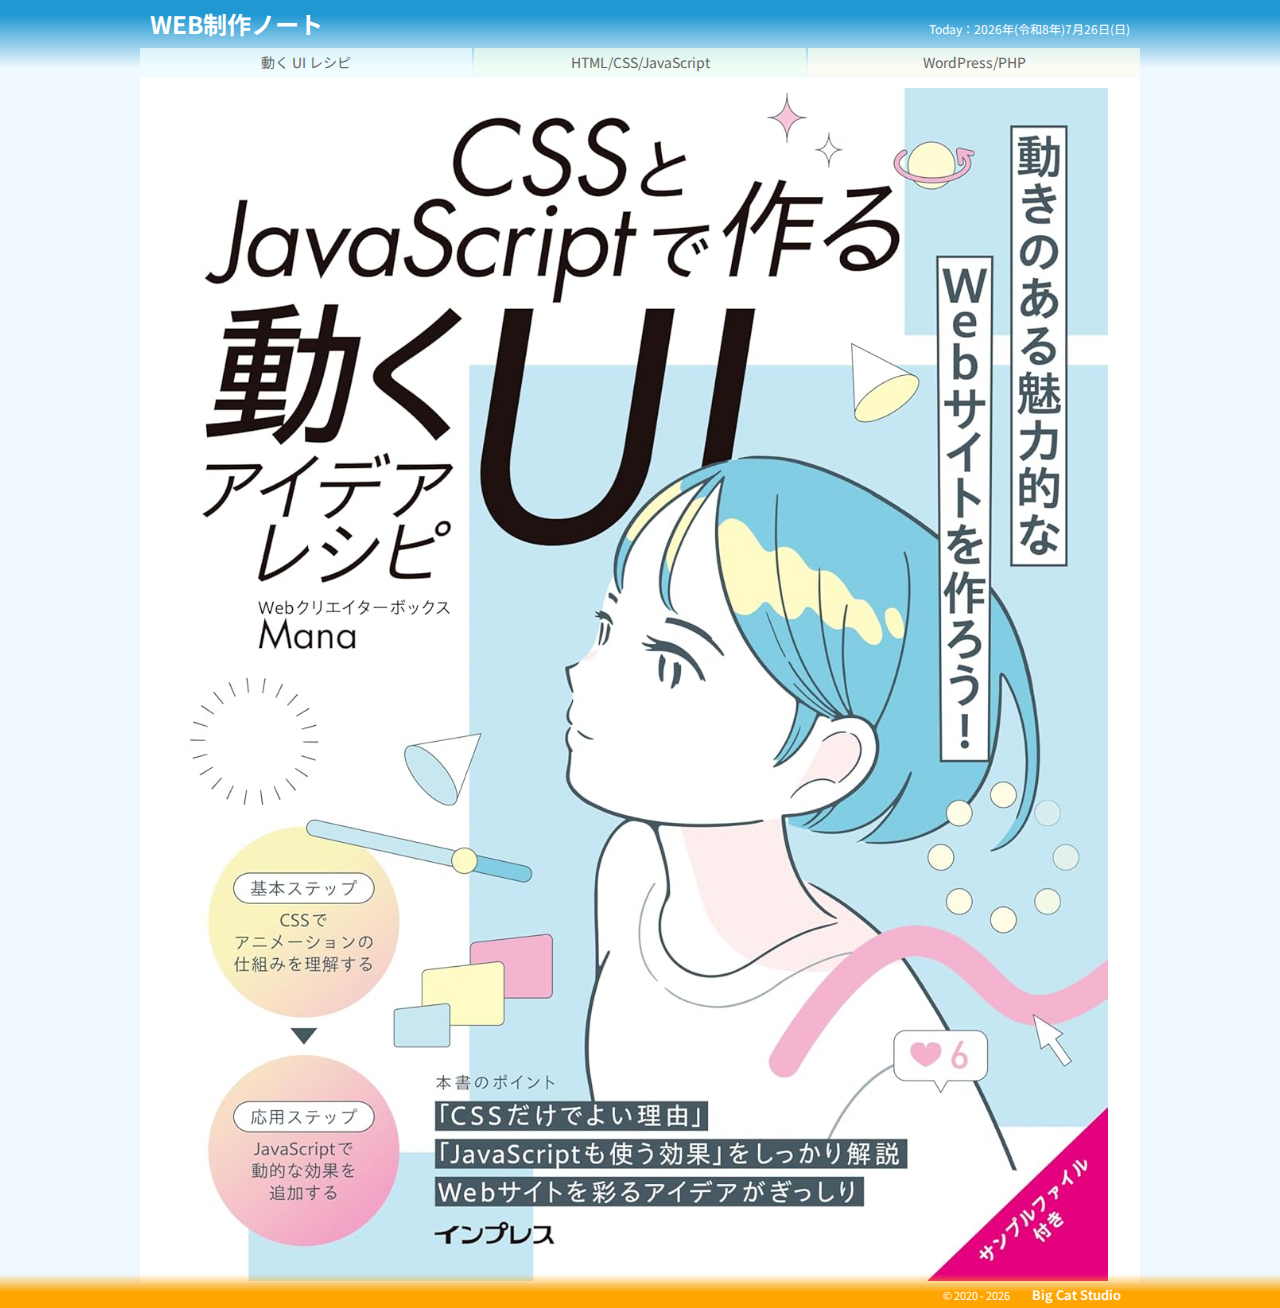
<file: index.html>
<!DOCTYPE html>
<html lang="ja">
<head>
<meta charset="utf-8">
<meta name="viewport" content="width=device-width, initial-scale=1.0">
<title>TOP/WEB制作ネタ帳</title>
<link rel="icon" href="/tiger-favicon.png" type="image/png">
<link rel="preconnect" href="https://fonts.googleapis.com">
<link rel="preconnect" href="https://fonts.gstatic.com" crossorigin>
<link href="https://fonts.googleapis.com/css2?family=Kiwi+Maru&family=Noto+Sans+JP:wght@100..900&display=swap" rel="stylesheet">
<link rel="stylesheet" href="https://use.fontawesome.com/releases/v5.3.1/css/all.css" integrity="sha384-mzrmE5qonljUremFsqc01SB46JvROS7bZs3IO2EmfFsd15uHvIt+Y8vEf7N7fWAU" crossorigin="anonymous">
<link rel="stylesheet" href="https://maxcdn.bootstrapcdn.com/font-awesome/4.7.0/css/font-awesome.min.css">
<link rel="stylesheet" href="css/style-set.css">
<link rel="stylesheet" href="css/style-width-height.css">
<link rel="stylesheet" href="css/style.css">
<script src="js/jquery-3.5.1.min.js"></script>
</head>

<body>

<header class="header">
  <div class="header-container w-container">
    <div class="h1-today-container">
      <h1>
        <a href="">
          <span class="ja">WEB制作ノート</span>
          <span class="en">Web Production Notebook</span>
        </a>
      </h1>
      
      <div id="header-today"></div>
    </div><!-- /h1-today-container -->

    <nav class="nav nav-container">
      <ul id="menu1" class="disc"><a>動く UI レシピ</a>
        <li><a href="" target="_blank" rel="noopener noreferrer"></a></li>
      </ul>
      <ul id="menu2" class="hyphen"><a>HTML/CSS/JavaScript</a>
        <li><a href="project/html-css-part/clamp-function.html" target="_blank" rel="noopener noreferrer">clump 関数 - レスポンシブフォントサイズジェネ</a></li>
        <li><a href="project/html-css-part/filter-generator.html" target="_blank" rel="noopener noreferrer">filter ジェーネレーター</a></li>
        <li><a href="project/html-css-part/filter-generator-source.html" target="_blank" rel="noopener noreferrer">filter ジェーネレーター ソース</a></li>
        <li><a href="project/html-css-part/button-ui-component-1.html" target="_blank" rel="noopener noreferrer">UI ボタンコンポ１ - 各種トグル 選択ボタン</a></li>
        <li><a href="project/html-css-part/button-ui-component-2.html" target="_blank" rel="noopener noreferrer">UI ボタンコンポ２ - 各種イベントボタン</a></li>
        <li><a href="project/html-css-part/button-ui-component-3.html" target="_blank" rel="noopener noreferrer">UI ボタンコンポ３ – ファイル読込ボタン</a></li>
        <!--
        <li><a href="project/html-css-part/" target="_blank" rel="noopener noreferrer"></a></li>
        -->
      </ul>
      <ul id="menu3" class="hyphen"><a>WordPress/PHP</a>
        <li><a href="" target="_blank" rel="noopener noreferrer"></a></li>
      </ul>
    </nav>
  </div><!-- /header-container -->
</header>

<main class="w-container">
  <section class="hero">
    <div class="hero-container"></div>
  </section>
</main>

<footer class="footer">
  <div class="footer-container w-container">
    <span class="year">
    	<span class="corp">&copy;</span> 2020 - <span id="thisyear"></span>
    </span>
    <a href="">
      <span class="en">Big Cat Studio</span>
      <span class="ja">おおねこ工房</span>
    </a>
  </div><!-- /footer-container -->
</footer>

<script src="js/gettoday.js"></script>
<script src="js/getyear.js"></script>
<script src="js/season.js"></script>
<script src="js/slide-toggle.js"></script>
</body>
</html>
</file>
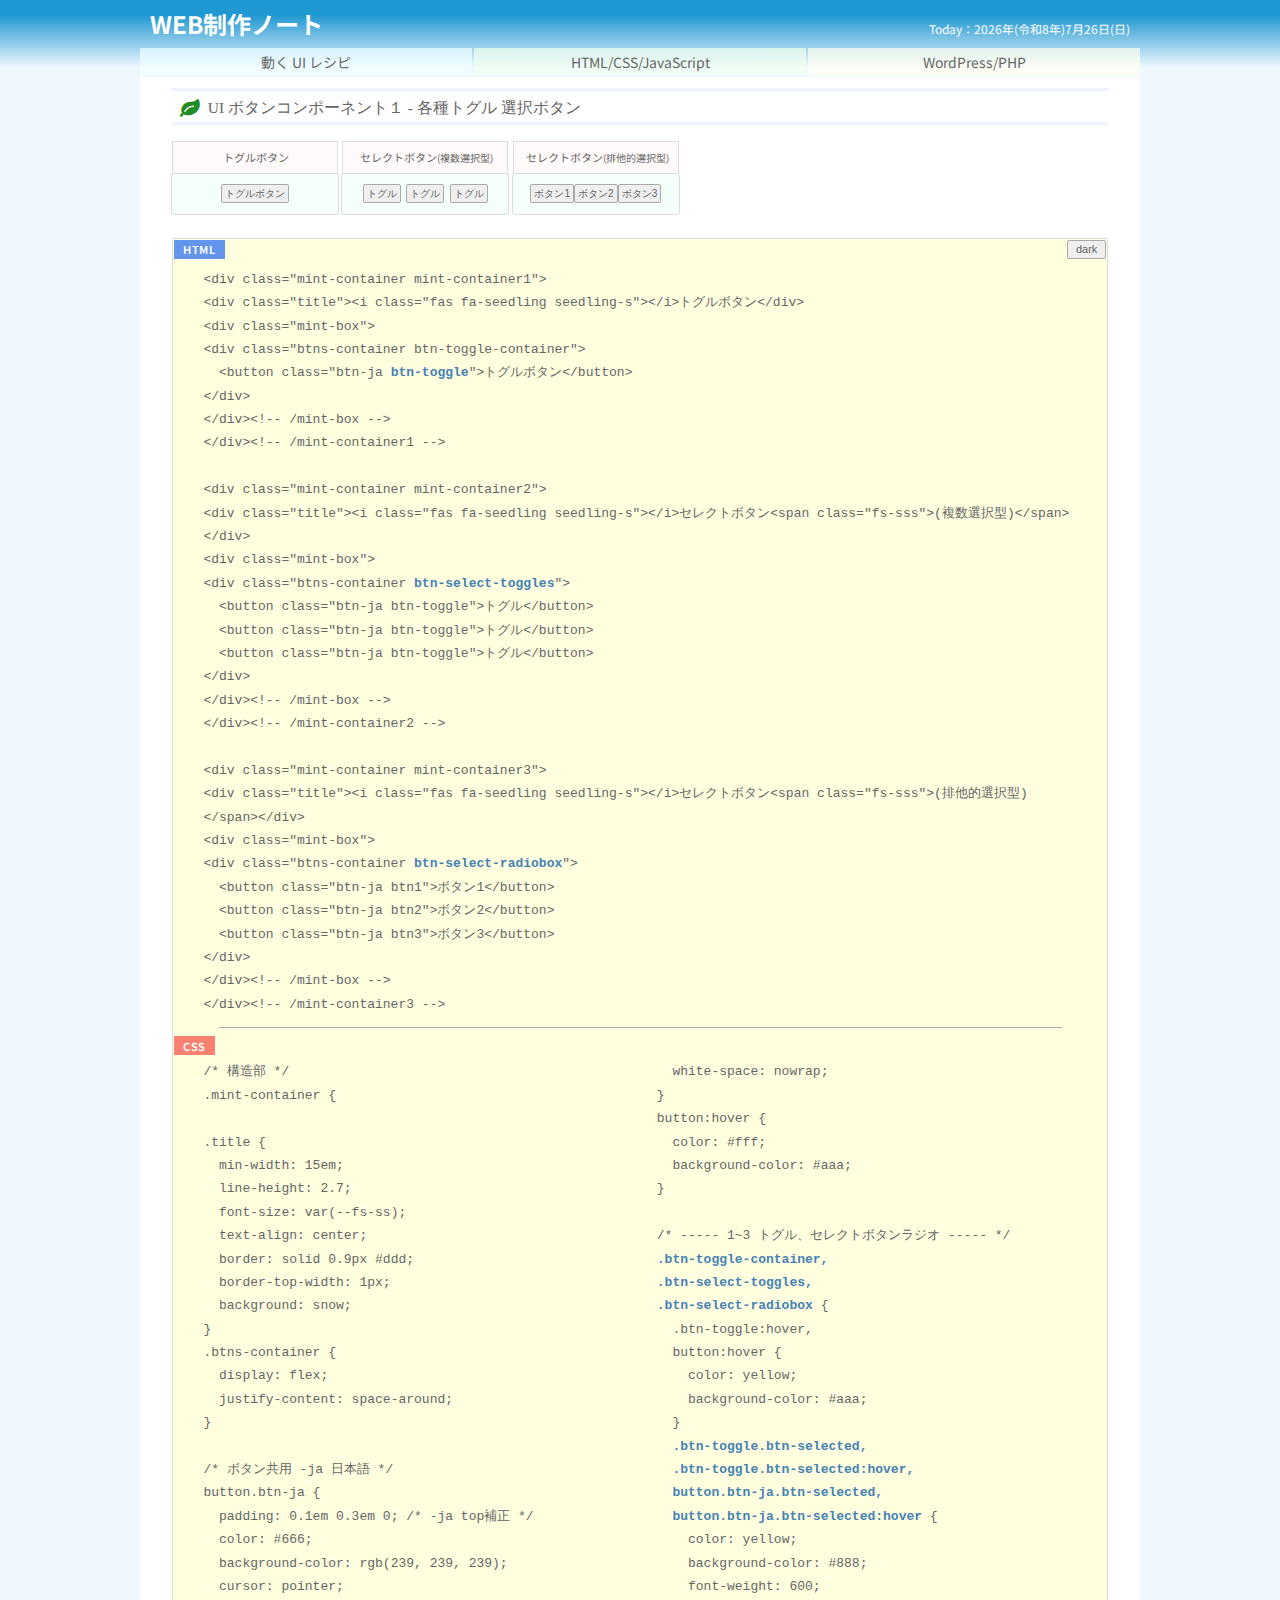
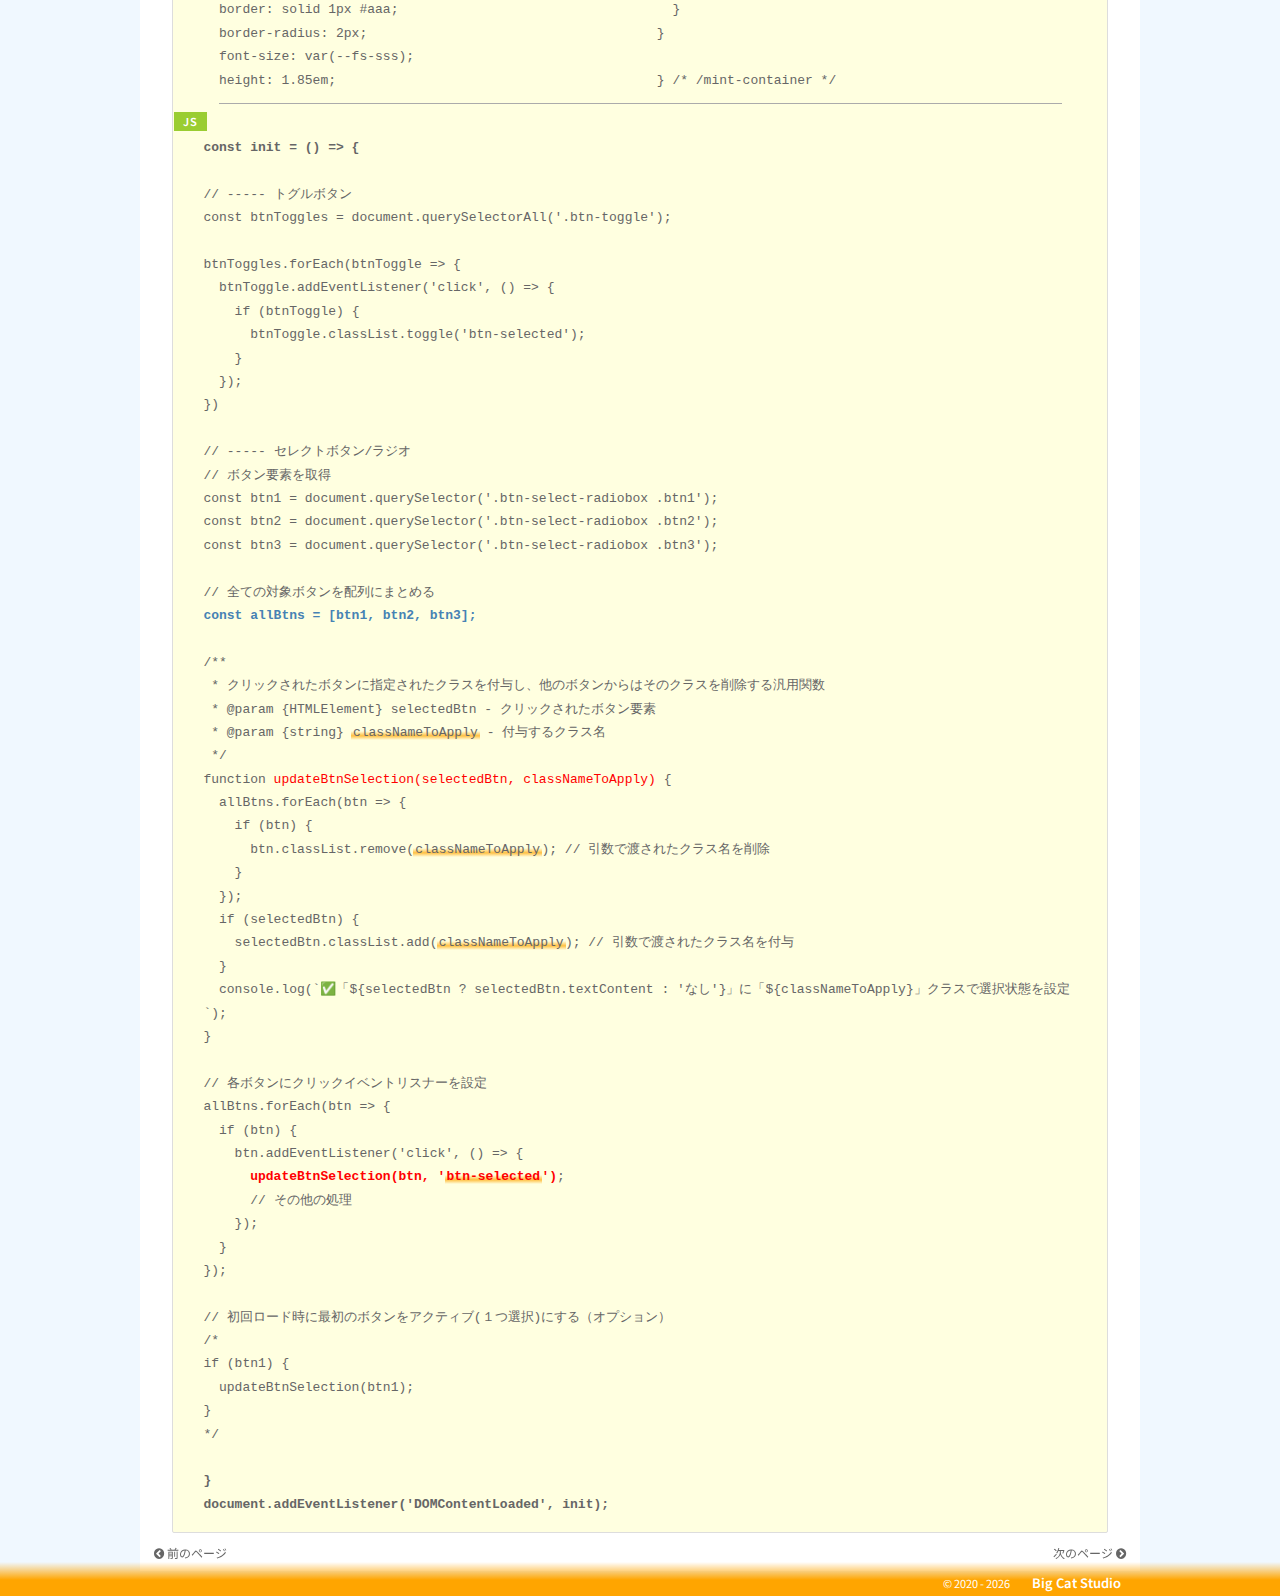
<file: project/html-css-part/button-ui-component-1.html>
<!DOCTYPE html>
<html lang="ja">
<head>
<meta charset="utf-8">
<meta name="viewport" content="width=device-width, initial-scale=1.0">
<title>HTMLCSSJavaScriptテンプレ/WEB制作ネタ帳</title>
<meta name="robots" content="noindex">
<link rel="icon" href="../../tiger-favicon.png" type="image/png">
<link rel="preconnect" href="https://fonts.googleapis.com">
<link rel="preconnect" href="https://fonts.gstatic.com" crossorigin>
<link href="https://fonts.googleapis.com/css2?family=Kiwi+Maru&family=Noto+Sans+JP:wght@100..900&display=swap" rel="stylesheet">
<link rel="stylesheet" href="https://use.fontawesome.com/releases/v5.3.1/css/all.css" integrity="sha384-mzrmE5qonljUremFsqc01SB46JvROS7bZs3IO2EmfFsd15uHvIt+Y8vEf7N7fWAU" crossorigin="anonymous">
<link rel="stylesheet" href="https://maxcdn.bootstrapcdn.com/font-awesome/4.7.0/css/font-awesome.min.css">
<link rel="stylesheet" href="../../css/style-set.css">
<link rel="stylesheet" href="../../css/style-width-height.css">
<link rel="stylesheet" href="../../css/style-margin.css">
<link rel="stylesheet" href="../../css/style-padding.css">
<link rel="stylesheet" href="../../css/style.css">
<script src="../../js/jquery-3.5.1.min.js"></script>
</head>

<body class="html-css-part ">

<header class="header">
  <div class="header-container w-container">
    <div class="h1-today-container">
      <h1>
        <a href="">
          <span class="ja">WEB制作ノート</span>
          <span class="en">Web Production Notebook</span>
        </a>
      </h1>
      
      <div id="header-today"></div>
    </div><!-- /h1-today-container -->

    <nav class="nav nav-container">
      <ul id="menu1" class="disc"><a>動く UI レシピ</a>
        <li><a href="" target="_blank" rel="noopener noreferrer"></a></li>
      </ul>
      <ul id="menu2" class="hyphen"><a>HTML/CSS/JavaScript</a>
        <li><a href="project/html-css-part/clamp-function.html" target="_blank" rel="noopener noreferrer">clump 関数 - レスポンシブフォントサイズジェネ</a></li>
        <li><a href="project/html-css-part/filter-generator.html" target="_blank" rel="noopener noreferrer">filter ジェーネレーター</a></li>
        <li><a href="project/html-css-part/filter-generator-source.html" target="_blank" rel="noopener noreferrer">filter ジェーネレーター ソース</a></li>
        <li><a target="_blank" rel="noopener noreferrer">UI ボタンコンポ１ - 各種トグル 選択ボタン</a></li>
        <li><a href="project/html-css-part/button-ui-component-2.html" target="_blank" rel="noopener noreferrer">UI ボタンコンポ２ - 各種イベントボタン</a></li>
        <li><a href="project/html-css-part/button-ui-component-3.html" target="_blank" rel="noopener noreferrer">UI ボタンコンポ３ – ファイル読込ボタン</a></li>
        <!--
        <li><a href="project/html-css-part/" target="_blank" rel="noopener noreferrer"></a></li>
        -->
      </ul>
      <ul id="menu3" class="hyphen"><a>WordPress/PHP</a>
        <li><a href="" target="_blank" rel="noopener noreferrer"></a></li>
      </ul>
    </nav>
  </div><!-- /header-container -->
</header>

<main class="w-container">
  <section class="content">

<h1 class="h1">UI ボタンコンポーネント１ - 各種トグル 選択ボタン</h1>

<div class="flex-wrap gap-0_3 mb-1_5">

<div class="mint-container mint-container1">
<div class="title"><i class="fas fa-seedling seedling-s"></i>トグルボタン</div>
<div class="mint-box">
<div class="btns-container btn-toggle-container">
  <button class="btn-ja btn-toggle">トグルボタン</button>
</div>
</div><!-- /mint-box -->
</div><!-- /mint-container1 -->

<div class="mint-container mint-container2">
<div class="title"><i class="fas fa-seedling seedling-s"></i>セレクトボタン<span class="fs-sss">(複数選択型)</span></div>
<div class="mint-box">
<div class="btns-container btn-select-toggles">
  <button class="btn-ja btn-toggle">トグル</button>
  <button class="btn-ja btn-toggle">トグル</button>
  <button class="btn-ja btn-toggle">トグル</button>
</div>
</div><!-- /mint-box -->
</div><!-- /mint-container2 -->

<div class="mint-container mint-container3">
<div class="title"><i class="fas fa-seedling seedling-s"></i>セレクトボタン<span class="fs-sss">(排他的選択型)</span></div>
<div class="mint-box">
<div class="btns-container btn-select-radiobox">
  <button class="btn-ja btn1">ボタン1</button>
  <button class="btn-ja btn2">ボタン2</button>
  <button class="btn-ja btn3">ボタン3</button>
</div>
</div><!-- /mint-box -->
</div><!-- /mint-container3 -->

<!--
<div class="mint-container mint-container4">
<div class="title"><i class="fas fa-seedling seedling-s"></i>＊ボタン</div>
<div class="mint-box">
<div class="btns-container">
  <button class="btn-ja btn1">ボタン1</button>
  <button class="btn-ja btn2">ボタン2</button>
  <button class="btn-ja btn3">ボタン3</button>
</div>
</div><!-- /mint-box -->
<!--
</div><!-- /mint-container4 -->
</div><!-- /flex-wrap -->

<style>
/* 構造部 */
.mint-container {

.title {
  min-width: 15em;
  line-height: 2.7;
  font-size: var(--fs-ss);
  text-align: center;
  border: solid 0.9px #ddd;
  border-top-width: 1px;
  background: snow;
}
.btns-container {
  display: flex;
  justify-content: space-around;
}

/* ボタン共用 -ja 日本語 */
button.btn-ja {
  padding: 0.1em 0.3em 0; /* -ja top補正 */
  color: #666;
  background-color: rgb(239, 239, 239);
  cursor: pointer;
  border: solid 1px #aaa;
  border-radius: 2px;
  font-size: var(--fs-sss);
  height: 1.85em;
  white-space: nowrap;
}
button:hover {
  color: #fff;
  background-color: #aaa;
}

/* ----- 1~3 トグル、セレクトボタンラジオ ----- */
.btn-toggle-container,
.btn-select-toggles,
.btn-select-radiobox {
  .btn-toggle:hover,
  button:hover {
    color: yellow;
    background-color: #aaa;
  }
  .btn-toggle.btn-selected,
  .btn-toggle.btn-selected:hover,
  button.btn-ja.btn-selected,
  button.btn-ja.btn-selected:hover {
    color: yellow;
    background-color: #888;
    font-weight: 600;
  }
}

} /* /mint-container */
</style>

<script>
const init = () => {

// ----- トグルボタン
const btnToggles = document.querySelectorAll('.btn-toggle');

btnToggles.forEach(btnToggle => {
  btnToggle.addEventListener('click', () => {
    if (btnToggle) {
      btnToggle.classList.toggle('btn-selected');
    }
  });
})

// ----- セレクトボタン/ラジオ
// ボタン要素を取得
const btn1 = document.querySelector('.btn-select-radiobox .btn1');
const btn2 = document.querySelector('.btn-select-radiobox .btn2');
const btn3 = document.querySelector('.btn-select-radiobox .btn3');

// 全ての対象ボタンを配列にまとめる
const allBtns = [btn1, btn2, btn3];

/**
 * クリックされたボタンに指定されたクラスを付与し、
 * 同じグループの他のボタンからはそのクラスを削除する汎用関数。
 * @param {HTMLElement} selectedBtn - クリックされたボタン要素。
 * @param {string} classNameToApply - 付与するクラス名。
 */
function updateBtnSelection(selectedBtn, classNameToApply) {
  allBtns.forEach(btn => {
    if (btn) { // ボタンが存在することを確認
      btn.classList.remove(classNameToApply); // 引数で渡されたクラス名を削除
    }
  });
  if (selectedBtn) {
    selectedBtn.classList.add(classNameToApply); // 引数で渡されたクラス名を付与
  }
  console.log(`✅「${selectedBtn ? selectedBtn.textContent : 'なし'}」に「${classNameToApply}」クラスで選択状態を設定`);
}

// 各ボタンにクリックイベントリスナーを設定
allBtns.forEach(btn => {
  if (btn) {
    btn.addEventListener('click', () => {
      updateBtnSelection(btn, 'btn-selected');
      // その他の処理
    });
  }
});

// 初回ロード時に最初のボタンをアクティブ(１つ選択)にする（オプション）
/*
if (btn1) {
  updateBtnSelection(btn1);
}
*/

}
document.addEventListener('DOMContentLoaded', init);
</script>


<!-- コードボックス -->
<div class="code-box-wrap">
<div class="code-box btn-code-box top-narrow matrix">
<button type="button" class="darkBtn">dark</button>
<!-- HTML 始め -->
<div class="tag tag-top html"></div>
<pre class=""><code class="language-html"><!-- 入力始め -->&lt;div class="mint-container mint-container1">
&lt;div class="title">&lt;i class="fas fa-seedling seedling-s">&lt;/i>トグルボタン&lt;/div>
&lt;div class="mint-box">
&lt;div class="btns-container btn-toggle-container">
  &lt;button class="btn-ja <span class="sb-600">btn-toggle</span>">トグルボタン&lt;/button>
&lt;/div>
&lt;/div>&lt;!-- /mint-box -->
&lt;/div>&lt;!-- /mint-container1 -->

&lt;div class="mint-container mint-container2">
&lt;div class="title">&lt;i class="fas fa-seedling seedling-s">&lt;/i>セレクトボタン&lt;span class="fs-sss">(複数選択型)&lt;/span>&lt;/div>
&lt;div class="mint-box">
&lt;div class="btns-container <span class="sb-600">btn-select-toggles</span>">
  &lt;button class="btn-ja btn-toggle">トグル&lt;/button>
  &lt;button class="btn-ja btn-toggle">トグル&lt;/button>
  &lt;button class="btn-ja btn-toggle">トグル&lt;/button>
&lt;/div>
&lt;/div>&lt;!-- /mint-box -->
&lt;/div>&lt;!-- /mint-container2 -->

&lt;div class="mint-container mint-container3">
&lt;div class="title">&lt;i class="fas fa-seedling seedling-s">&lt;/i>セレクトボタン&lt;span class="fs-sss">(排他的選択型)&lt;/span>&lt;/div>
&lt;div class="mint-box">
&lt;div class="btns-container <span class="sb-600">btn-select-radiobox</span>">
  &lt;button class="btn-ja btn1">ボタン1&lt;/button>
  &lt;button class="btn-ja btn2">ボタン2&lt;/button>
  &lt;button class="btn-ja btn3">ボタン3&lt;/button>
&lt;/div>
&lt;/div>&lt;!-- /mint-box -->
&lt;/div>&lt;!-- /mint-container3 --><!-- 入力終わり --></code></pre>
<!-- /HTML 終り -->

<hr class="hr-0_5 m-1 mt-0_7 mb-0_5">

<!-- CSS 始め -->
<div class="tag css tag-top-others"></div>
<pre class="columns-2 gap-2"><code class="language-css"><!-- 入力始め -->/* 構造部 */
.mint-container {

.title {
  min-width: 15em;
  line-height: 2.7;
  font-size: var(--fs-ss);
  text-align: center;
  border: solid 0.9px #ddd;
  border-top-width: 1px;
  background: snow;
}
.btns-container {
  display: flex;
  justify-content: space-around;
}

/* ボタン共用 -ja 日本語 */
button.btn-ja {
  padding: 0.1em 0.3em 0; /* -ja top補正 */
  color: #666;
  background-color: rgb(239, 239, 239);
  cursor: pointer;
  border: solid 1px #aaa;
  border-radius: 2px;
  font-size: var(--fs-sss);
  height: 1.85em;
  white-space: nowrap;
}
button:hover {
  color: #fff;
  background-color: #aaa;
}

/* ----- 1~3 トグル、セレクトボタンラジオ ----- */
<span class="sb-600">.btn-toggle-container,
.btn-select-toggles,
.btn-select-radiobox</span> {
  .btn-toggle:hover,
  button:hover {
    color: yellow;
    background-color: #aaa;
  }
  <span class="sb-600">.btn-toggle.btn-selected,
  .btn-toggle.btn-selected:hover,
  button.btn-ja.btn-selected,
  button.btn-ja.btn-selected:hover</span> {
    color: yellow;
    background-color: #888;
    font-weight: 600;
  }
}

} /* /mint-container */<!-- 入力終わり --></code></pre>
<!-- /CSS 終り -->

<hr class="hr-0_5 m-1 mt-0_7 mb-0_5">

<!-- JavaScript 始め -->
<div class="tag js js-alt tag-top-others"></div>
<pre><code class="language-javascript"><!-- 入力始め --><span class="fw-900">const init = () => {</span>

// ----- トグルボタン
const btnToggles = document.querySelectorAll('.btn-toggle');

btnToggles.forEach(btnToggle => {
  btnToggle.addEventListener('click', () => {
    if (btnToggle) {
      btnToggle.classList.toggle('btn-selected');
    }
  });
})

// ----- セレクトボタン/ラジオ
// ボタン要素を取得
const btn1 = document.querySelector('.btn-select-radiobox .btn1');
const btn2 = document.querySelector('.btn-select-radiobox .btn2');
const btn3 = document.querySelector('.btn-select-radiobox .btn3');

// 全ての対象ボタンを配列にまとめる
<span class="sb-600">const allBtns = &lbrack;btn1, btn2, btn3];</span>

/**
 * クリックされたボタンに指定されたクラスを付与し、他のボタンからはそのクラスを削除する汎用関数
 * @param {HTMLElement} selectedBtn - クリックされたボタン要素
 * @param {string} <span class="hl-or">classNameToApply</span> - 付与するクラス名
 */
function <span class="red-500">updateBtnSelection(selectedBtn, classNameToApply)</span> {
  allBtns.forEach(btn => {
    if (btn) {
      btn.classList.remove(<span class="hl-or">classNameToApply</span>); // 引数で渡されたクラス名を削除
    }
  });
  if (selectedBtn) {
    selectedBtn.classList.add(<span class="hl-or">classNameToApply</span>); // 引数で渡されたクラス名を付与
  }
  console.log(`✅「${selectedBtn ? selectedBtn.textContent : 'なし'}」に「${classNameToApply}」クラスで選択状態を設定`);
}

// 各ボタンにクリックイベントリスナーを設定
allBtns.forEach(btn => {
  if (btn) {
    btn.addEventListener('click', () => {
      <span class="red-600">updateBtnSelection(btn, '<span class="hl-or">btn-selected</span>')</span>;
      // その他の処理
    });
  }
});

// 初回ロード時に最初のボタンをアクティブ(１つ選択)にする（オプション）
/*
if (btn1) {
  updateBtnSelection(btn1);
}
*/

<span class="fw-900">}
document.addEventListener('DOMContentLoaded', init);</span><!-- 入力終わり --></code></pre>
<!-- /JavaScript 終り -->
</div><!-- /code-box -->
</div><!-- /code-box-wrap -->
<!-- /コードボックス -->

  </section>
</main>

<div class="pager w-container">
  <div class="left">
    <a href=".html"><i class="fa fa-chevron-circle-left"></i> 前のページ</a>
  </div>
  <div class="right">
    <a href=".html">次のページ <i class="fa fa-chevron-circle-right"></i></a>
  </div>
</div>

<footer class="footer">
  <div class="footer-container w-container">
    <span class="year">
      <span class="corp">&copy;</span> 2020 - <span id="thisyear"></span>
    </span>
    <a href="">
      <span class="en">Big Cat Studio</span>
      <span class="ja">おおねこ工房</span>
    </a>
  </div><!-- /footer-container -->
</footer>

<script src="../../js/gettoday.js"></script>
<script src="../../js/getyear.js"></script>
<script src="../../js/season.js"></script>
<script src="../../js/slide-toggle.js"></script>
<script src="../../js/btn-code.js"></script>
</body>
</html>
</file>
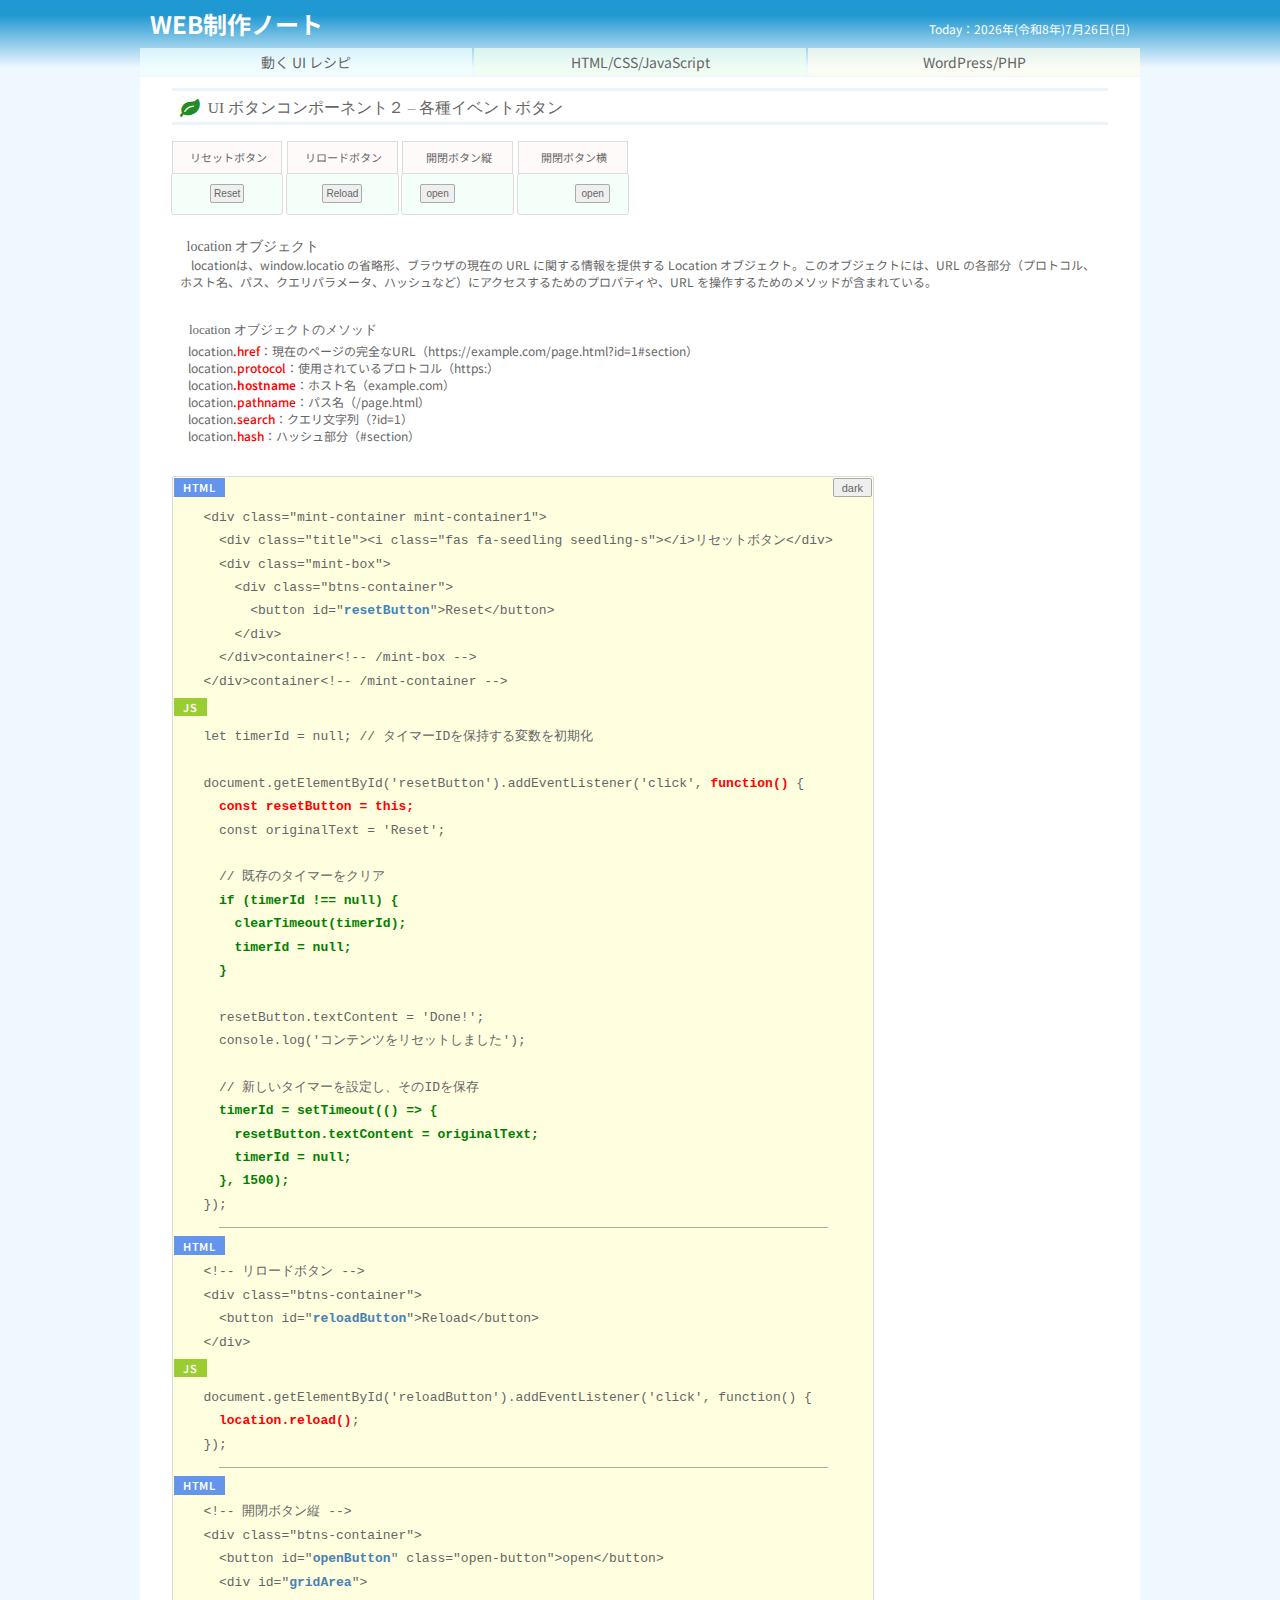
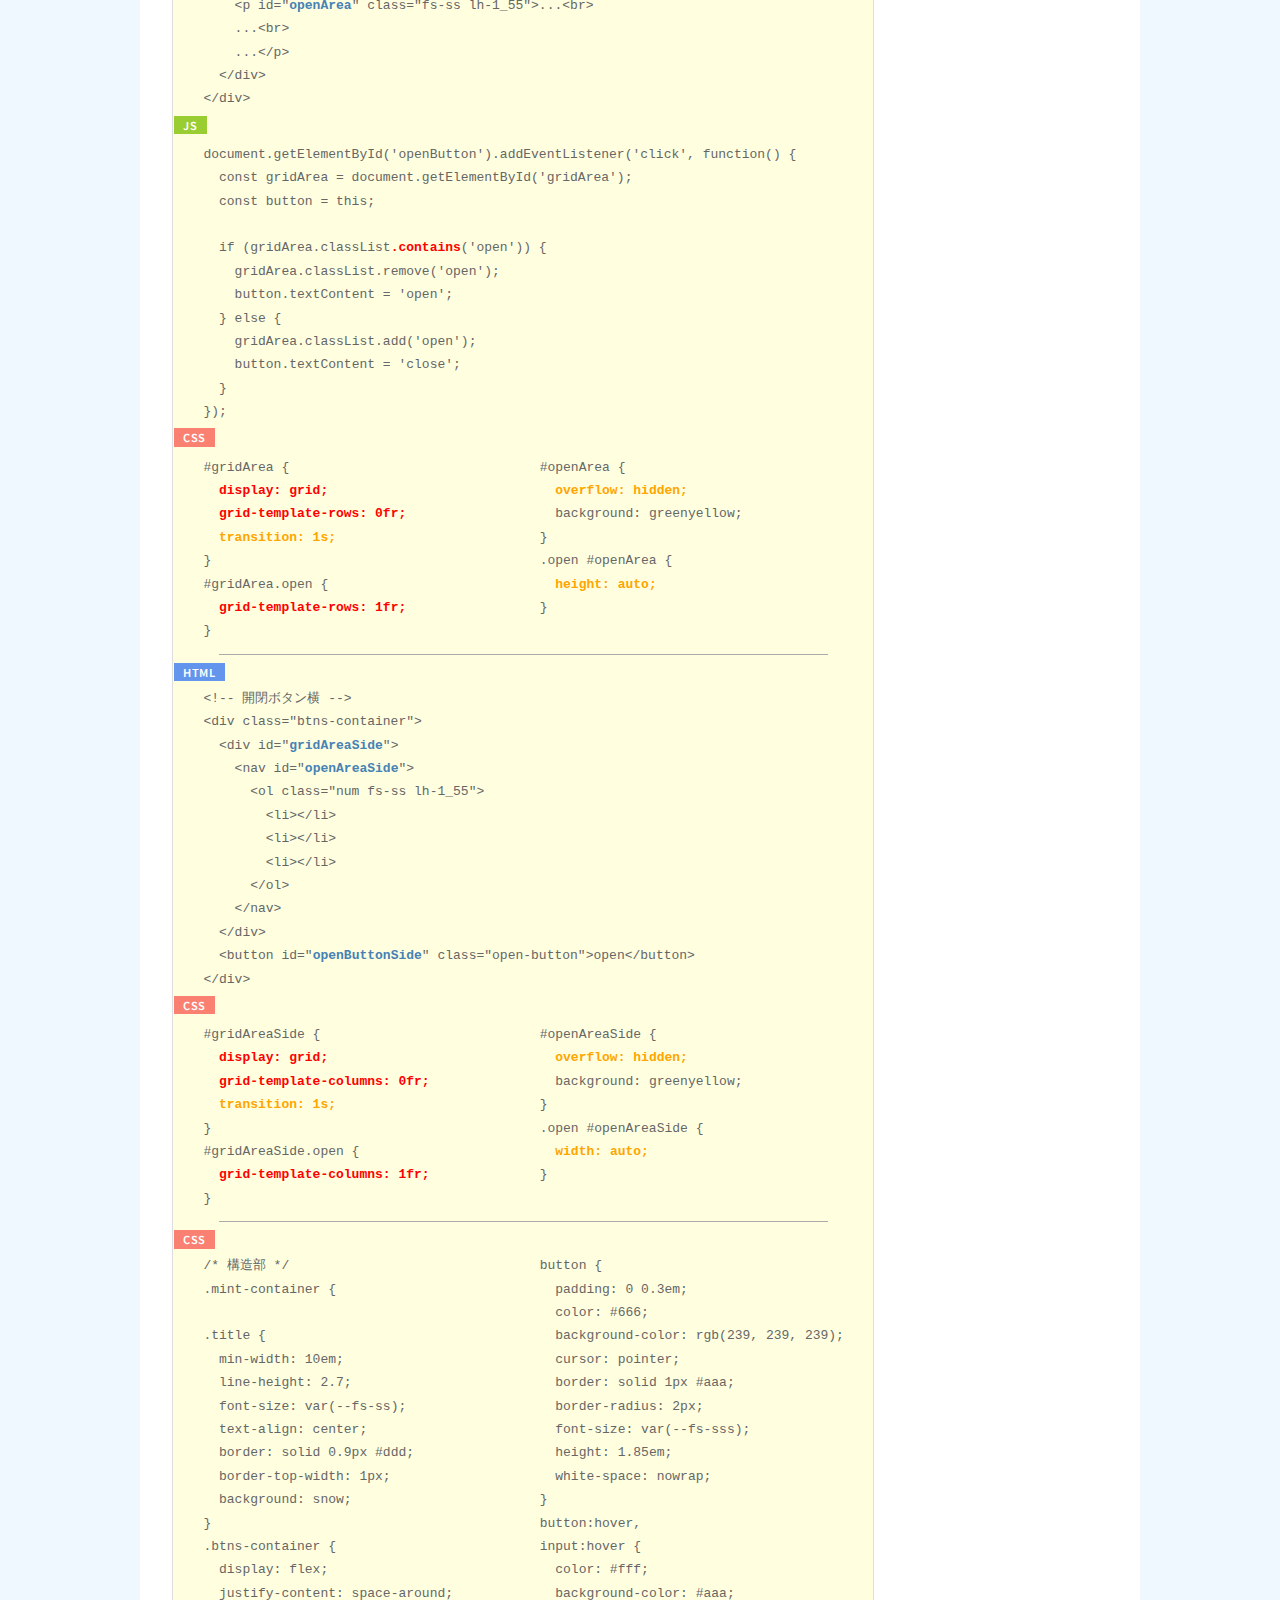
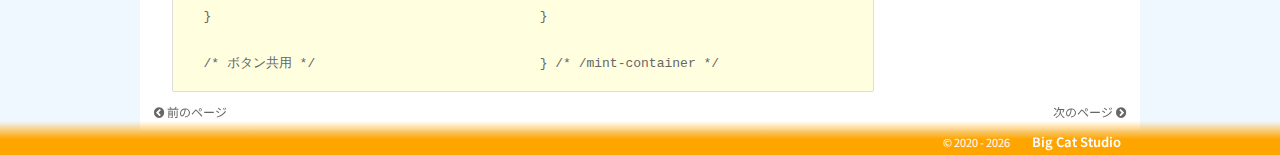
<file: project/html-css-part/button-ui-component-2.html>
<!DOCTYPE html>
<html lang="ja">
<head>
<meta charset="utf-8">
<meta name="viewport" content="width=device-width, initial-scale=1.0">
<title>HTMLCSSJavaScriptテンプレ/WEB制作ネタ帳</title>
<meta name="robots" content="noindex">
<link rel="icon" href="../../tiger-favicon.png" type="image/png">
<link rel="preconnect" href="https://fonts.googleapis.com">
<link rel="preconnect" href="https://fonts.gstatic.com" crossorigin>
<link href="https://fonts.googleapis.com/css2?family=Kiwi+Maru&family=Noto+Sans+JP:wght@100..900&display=swap" rel="stylesheet">
<link rel="stylesheet" href="https://use.fontawesome.com/releases/v5.3.1/css/all.css" integrity="sha384-mzrmE5qonljUremFsqc01SB46JvROS7bZs3IO2EmfFsd15uHvIt+Y8vEf7N7fWAU" crossorigin="anonymous">
<link rel="stylesheet" href="https://maxcdn.bootstrapcdn.com/font-awesome/4.7.0/css/font-awesome.min.css">
<link rel="stylesheet" href="../../css/style-set.css">
<link rel="stylesheet" href="../../css/style-width-height.css">
<link rel="stylesheet" href="../../css/style-margin.css">
<link rel="stylesheet" href="../../css/style-padding.css">
<link rel="stylesheet" href="../../css/style.css">
<script src="../../js/jquery-3.5.1.min.js"></script>
</head>

<body class="html-css-part ">

<header class="header">
  <div class="header-container w-container">
    <div class="h1-today-container">
      <h1>
        <a href="">
          <span class="ja">WEB制作ノート</span>
          <span class="en">Web Production Notebook</span>
        </a>
      </h1>
      
      <div id="header-today"></div>
    </div><!-- /h1-today-container -->

    <nav class="nav nav-container">
      <ul id="menu1" class="disc"><a>動く UI レシピ</a>
        <li><a href="" target="_blank" rel="noopener noreferrer"></a></li>
      </ul>
      <ul id="menu2" class="hyphen"><a>HTML/CSS/JavaScript</a>
        <li><a href="project/html-css-part/clamp-function.html" target="_blank" rel="noopener noreferrer">clump 関数 - レスポンシブフォントサイズジェネ</a></li>
        <li><a href="project/html-css-part/filter-generator.html" target="_blank" rel="noopener noreferrer">filter ジェーネレーター</a></li>
        <li><a href="project/html-css-part/filter-generator-source.html" target="_blank" rel="noopener noreferrer">filter ジェーネレーター ソース</a></li>
        <li><a href="project/html-css-part/button-ui-component-1.html" target="_blank" rel="noopener noreferrer">UI ボタンコンポ１ - 各種トグル 選択ボタン</a></li>
        <li><a target="_blank" rel="noopener noreferrer">UI ボタンコンポ２ - 各種イベントボタン</a></li>
        <li><a href="project/html-css-part/button-ui-component-3.html" target="_blank" rel="noopener noreferrer">UI ボタンコンポ３ – ファイル読込ボタン</a></li>
        <!--
        <li><a href="project/html-css-part/" target="_blank" rel="noopener noreferrer"></a></li>
        -->
      </ul>
      <ul id="menu3" class="hyphen"><a>WordPress/PHP</a>
        <li><a href="" target="_blank" rel="noopener noreferrer"></a></li>
      </ul>
    </nav>
  </div><!-- /header-container -->
</header>

<main class="w-container">
  <section class="content">

<h1 class="h1">UI ボタンコンポーネント２ – 各種イベントボタン</h1>

<div class="flex-wrap gap-0_3 mb-1_5">

<div class="mint-container mint-container1">
<div class="title"><i class="fas fa-seedling seedling-s"></i>リセットボタン</div>
<div class="mint-box">
<div class="btns-container">
  <button id="resetButton">Reset</button>
</div>
</div><!-- /mint-box -->

<script>
let timerId = null; // タイマーIDを保持する変数を初期化

document.getElementById('resetButton').addEventListener('click', function() {
  const resetButton = this;
  const originalText = 'Reset';

  // 既存のタイマーをクリア
  if (timerId !== null) {
    clearTimeout(timerId);
    timerId = null;
  }

  resetButton.textContent = 'Done!';
  console.log('コンテンツをリセットしました');

  // 新しいタイマーを設定し、そのIDを保存
  timerId = setTimeout(() => {
    resetButton.textContent = originalText;
    timerId = null;
  }, 1500);
});
</script>
</div><!-- /mint-container1 -->

<div class="mint-container mint-container2">
<div class="title"><i class="fas fa-seedling seedling-s"></i>リロードボタン</div>
<div class="mint-box">
<div class="btns-container">
  <button id="reloadButton">Reload</button>
</div>
</div><!-- /mint-box -->

<script>
document.getElementById('reloadButton').addEventListener('click', function() {
  location.reload();
});
</script>
</div><!-- /mint-container2 -->

<div class="mint-container mint-container3">
<div class="title"><i class="fas fa-seedling seedling-s"></i>開閉ボタン縦</div>
<div class="mint-box">
<div class="btns-container">
  <button id="openButton" class="open-button">open</button>
  <div id="gridArea">
    <p id="openArea" class="fs-ss lh-1_55">...<br>
    ...<br>
    ...</p>
  </div>
</div>
</div><!-- /mint-box -->

<style>
.open-button {
  width: 3.5em;
}
#gridArea {
  display: grid;
  grid-template-rows: 0fr;
  transition: 1s;
}
#gridArea.open {
  grid-template-rows: 1fr;
}
#openArea {
  overflow: hidden;
  background: greenyellow;
}
.open #openArea {
  height: auto;
}
</style>

<script>
document.getElementById('openButton').addEventListener('click', function() {
  const gridArea = document.getElementById('gridArea');
  const button = this;

  if (gridArea.classList.contains('open')) {
    gridArea.classList.remove('open');
    button.textContent = 'open';
  } else {
    gridArea.classList.add('open');
    button.textContent = 'close';
  }
});
</script>
</div><!-- /mint-container3 -->

<div class="mint-container mint-container4">
<div class="title"><i class="fas fa-seedling seedling-s"></i>開閉ボタン横</div>
<div class="mint-box">
  <div class="btns-container">
    <div id="gridAreaSide">
      <nav id="openAreaSide">
        <ol class="num fs-ss lh-1_55">
          <li></li>
          <li></li>
          <li></li>
        </ol>
      </nav>
    </div>
    <button id="openButtonSide" class="open-button">open</button>
  </div>
</div><!-- /mint-box -->

<style>
#gridAreaSide {
  display: grid;
  grid-template-columns: 0fr;
  transition: 1s;
}
#gridAreaSide.open {
  grid-template-columns: 1fr;
}
#openAreaSide {
  overflow: hidden;
  background: greenyellow;
}
.open #openAreaSide {
  width: auto;
}
</style>

<script>
document.getElementById('openButtonSide').addEventListener('click', function() {
  const gridAreaSide = document.getElementById('gridAreaSide');
  const button = this;

  if (gridAreaSide.classList.contains('open')) {
    gridAreaSide.classList.remove('open');
    button.textContent = 'open';
  } else {
    gridAreaSide.classList.add('open');
    button.textContent = 'close';
  }
});
</script>
</div><!-- /mint-container4 -->
</div><!-- / flex-wrap -->

<!--
<div class="flex-wrap flex-direction-column align-items-flex-start gap-0_5 mb-1_2">
<div class="ybox ybox-en border bg-eee">
<span class="fw-700"></span>;<br>
<span class="fs-ss"></span>　<span class="fs-3s">※ </span>
</div>

<div class="ybox ybox-en border bg-eee">
<span class="fs-s lh-2"><i class="fa fa-bolt"></i></span><br>
<span class="fw-700"></span>;<br>
<span class="fs-sss">※ </span>
</div>
</div><!-- /flex -->

<section class="mb-1_5">
<h3 class="h3">location オブジェクト</h3>
<p class="fs-s ctr-ll mb-2">locationは、window.locatio の省略形、ブラウザの現在の URL に関する情報を提供する Location オブジェクト。このオブジェクトには、URL の各部分（プロトコル、ホスト名、パス、クエリパラメータ、ハッシュなど）にアクセスするためのプロパティや、URL を操作するためのメソッドが含まれている。</p>

<section class="mb-2">
<h4 class="h4 mb-0_2">location オブジェクトのメソッド</h4>
<ul class="disc ml-1 fs-s">
  <li class="">location<span class="red-500">.href</span>：<span class="fs-s">現在のページの完全なURL（https://example.com/page.html?id=1#section）</span></li>
  <li class="">location<span class="red-500">.protocol</span>：<span class="fs-s">使用されているプロトコル（https:）</span></li>
  <li class="">location<span class="red-600">.hostname</span>：<span class="fs-s">ホスト名（example.com）</span></li>
  <li class="">location<span class="red-500">.pathname</span>：<span class="fs-s">パス名（/page.html）</span></li>
  <li class="">location<span class="red-500">.search</span>：<span class="fs-s">クエリ文字列（?id=1）</span></li>
  <li class="">location<span class="red-500">.hash</span>：<span class="fs-s">ハッシュ部分（#section）</span></li>
</ul>
</section><!-- ＝＝＝ /h4 location オブジェクトのメソッド -->
</section><!-- ＝＝＝＝＝ /h3 location オブジェクト -->

<style>
/* 構造部 */
.mint-container {

.title {
  min-width: 10em;
  line-height: 2.7;
  font-size: var(--fs-ss);
  text-align: center;
  border: solid 0.9px #ddd;
  border-top-width: 1px;
  background: snow;
}
.btns-container {
  display: flex;
  justify-content: space-around;
}
&.mint-container3 .btns-container,
&.mint-container4 .btns-container {
  justify-content: space-between;
}

/* ボタン共用 */
button {
  padding: 0 0.3em;
  color: #666;
  background-color: rgb(239, 239, 239);
  cursor: pointer;
  border: solid 1px #aaa;
  border-radius: 2px;
  font-size: var(--fs-sss);
  height: 1.85em;
  white-space: nowrap;
  padding: 0 0.3em;
}
button:hover,
input[type="file"]::-webkit-file-upload-button:hover {
  color: #fff;
  background-color: #aaa;
}

} /* /mint-container */
</style>

<!-- コードボックス -->
<div class="code-box-wrap">
<div class="code-box btn-code-box top-narrow matrix">
<button type="button" class="darkBtn">dark</button>
<!-- HTML 始め -->
<div class="tag tag-top html"></div>
<pre class=""><code class="language-html"><!-- 入力始め -->&lt;div class="mint-container mint-container1">
  &lt;div class="title">&lt;i class="fas fa-seedling seedling-s">&lt;/i>リセットボタン&lt;/div>
  &lt;div class="mint-box">
    &lt;div class="btns-container">
      &lt;button id="<span class="sb-600">resetButton</span>">Reset&lt;/button>
    &lt;/div>
  &lt;/div>container&lt;!-- /mint-box -->
&lt;/div>container&lt;!-- /mint-container -->
<!-- 入力終わり --></code></pre>
<!-- /HTML 終り -->

<!-- JavaScript 始め -->
<div class="tag js js-alt tag-top-others mt-0_3"></div>
<pre><code class="language-javascript"><!-- 入力始め -->let timerId = null; // タイマーIDを保持する変数を初期化

document.getElementById('resetButton').addEventListener('click', <span class="red-600">function()</span> {
  <span class="red-600">const resetButton = this;</span>
  const originalText = 'Reset';

  // 既存のタイマーをクリア
  <span class="green-600">if (timerId !== null) {
    clearTimeout(timerId);
    timerId = null;
  }</span>

  resetButton.textContent = 'Done!';
  console.log('コンテンツをリセットしました');

  // 新しいタイマーを設定し、そのIDを保存
  <span class="green-600">timerId = setTimeout(() => {
    resetButton.textContent = originalText;
    timerId = null;
  }, 1500);</span>
});<!-- 入力終わり --></code></pre>
<!-- /JavaScript 終り -->

<hr class="hr-0_5 m-1 mt-0_7 mb-0_5">

<!-- HTML 始め -->
<div class="tag html tag-top-others"></div>
<pre class=""><code class="language-html"><!-- 入力始め -->&lt;!-- リロードボタン -->
&lt;div class="btns-container">
  &lt;button id="<span class="sb-600">reloadButton</span>">Reload&lt;/button>
&lt;/div>
<!-- 入力終わり --></code></pre>
<!-- /HTML 終り -->

<!-- JavaScript 始め -->
<div class="tag js js-alt tag-top-others mt-0_3"></div>
<pre><code class="language-javascript"><!-- 入力始め -->document.getElementById('reloadButton').addEventListener('click', function() {
  <span class="red-600">location.reload()</span>;
});<!-- 入力終わり --></code></pre>
<!-- /JavaScript 終り -->

<hr class="hr-0_5 m-1 mt-0_7 mb-0_5">

<!-- HTML 始め -->
<div class="tag html tag-top-others"></div>
<pre class=""><code class="language-html"><!-- 入力始め -->&lt;!-- 開閉ボタン縦 -->
&lt;div class="btns-container">
  &lt;button id="<span class="sb-600">openButton</span>" class="open-button">open&lt;/button>
  &lt;div id="<span class="sb-600">gridArea</span>">
    &lt;p id="<span class="sb-600">openArea</span>" class="fs-ss lh-1_55">...&lt;br>
    ...&lt;br>
    ...&lt;/p>
  &lt;/div>
&lt;/div>
<!-- 入力終わり --></code></pre>
<!-- /HTML 終り -->

<!-- JavaScript 始め -->
<div class="tag js js-alt tag-top-others mt-0_3"></div>
<pre><code class="language-javascript"><!-- 入力始め -->document.getElementById('openButton').addEventListener('click', function() {
  const gridArea = document.getElementById('gridArea');
  const button = this;

  if (gridArea.classList<span class="red-600">.contains</span>('open')) {
    gridArea.classList.remove('open');
    button.textContent = 'open';
  } else {
    gridArea.classList.add('open');
    button.textContent = 'close';
  }
});<!-- 入力終わり --></code></pre>
<!-- /JavaScript 終り -->

<!-- CSS 始め -->
<div class="tag css tag-top-others mt-0_3"></div>
<pre class="columns-2 gap-2"><code class="language-css"><!-- 入力始め -->#gridArea {
  <span class="red-600">display: grid;
  grid-template-rows: 0fr;</span>
  <span class="or-600">transition: 1s;</span>
}
#gridArea.open {
  <span class="red-600">grid-template-rows: 1fr;</span>
}
#openArea {
  <span class="or-600">overflow: hidden;</span>
  background: greenyellow;
}
.open #openArea {
  <span class="or-600">height: auto;</span>
}<!-- 入力終わり --></code></pre>
<!-- /CSS 終り -->

<hr class="hr-0_5 m-1 mt-0_7 mb-0_5">

<!-- HTML 始め -->
<div class="tag html tag-top-others"></div>
<pre class=""><code class="language-html"><!-- 入力始め -->&lt;!-- 開閉ボタン横 -->
&lt;div class="btns-container">
  &lt;div id="<span class="sb-600">gridAreaSide</span>">
    &lt;nav id="<span class="sb-600">openAreaSide</span>">
      &lt;ol class="num fs-ss lh-1_55">
        &lt;li>&lt;/li>
        &lt;li>&lt;/li>
        &lt;li>&lt;/li>
      &lt;/ol>
    &lt;/nav>
  &lt;/div>
  &lt;button id="<span class="sb-600">openButtonSide</span>" class="open-button">open&lt;/button>
&lt;/div>
<!-- 入力終わり --></code></pre>
<!-- /HTML 終り -->

<!-- CSS 始め -->
<div class="tag css tag-top-others mt-0_3"></div>
<pre class="columns-2 gap-2"><code class="language-css"><!-- 入力始め -->#gridAreaSide {
  <span class="red-600">display: grid;
  grid-template-columns: 0fr;</span>
  <span class="or-600">transition: 1s;</span>
}
#gridAreaSide.open {
  <span class="red-600">grid-template-columns: 1fr;</span>
}
#openAreaSide {
  <span class="or-600">overflow: hidden;</span>
  background: greenyellow;
}
.open #openAreaSide {
 <span class="or-600"> width: auto;</span>
}<!-- 入力終わり --></code></pre>
<!-- /CSS 終り -->

<hr class="hr-0_5 m-1 mt-0_7 mb-0_5">

<!-- CSS 始め -->
<div class="tag css tag-top-others"></div>
<pre class="columns-2 gap-2"><code class="language-css"><!-- 入力始め -->/* 構造部 */
.mint-container {

.title {
  min-width: 10em;
  line-height: 2.7;
  font-size: var(--fs-ss);
  text-align: center;
  border: solid 0.9px #ddd;
  border-top-width: 1px;
  background: snow;
}
.btns-container {
  display: flex;
  justify-content: space-around;
}

/* ボタン共用 */
button {
  padding: 0 0.3em;
  color: #666;
  background-color: rgb(239, 239, 239);
  cursor: pointer;
  border: solid 1px #aaa;
  border-radius: 2px;
  font-size: var(--fs-sss);
  height: 1.85em;
  white-space: nowrap;
}
button:hover,
input:hover {
  color: #fff;
  background-color: #aaa;
}

} /* /mint-container */<!-- 入力終わり --></code></pre>
<!-- /CSS 終り -->
</div><!-- /code-box -->
</div><!-- /code-box-wrap -->
<!-- /コードボックス -->

  </section>
</main>

<div class="pager w-container">
  <div class="left">
    <a href=".html"><i class="fa fa-chevron-circle-left"></i> 前のページ</a>
  </div>
  <div class="right">
    <a href=".html">次のページ <i class="fa fa-chevron-circle-right"></i></a>
  </div>
</div>

<footer class="footer">
  <div class="footer-container w-container">
    <span class="year">
      <span class="corp">&copy;</span> 2020 - <span id="thisyear"></span>
    </span>
    <a href="">
      <span class="en">Big Cat Studio</span>
      <span class="ja">おおねこ工房</span>
    </a>
  </div><!-- /footer-container -->
</footer>

<script src="../../js/gettoday.js"></script>
<script src="../../js/getyear.js"></script>
<script src="../../js/season.js"></script>
<script src="../../js/slide-toggle.js"></script>
<script src="../../js/btn-code.js"></script>
</body>
</html>
</file>
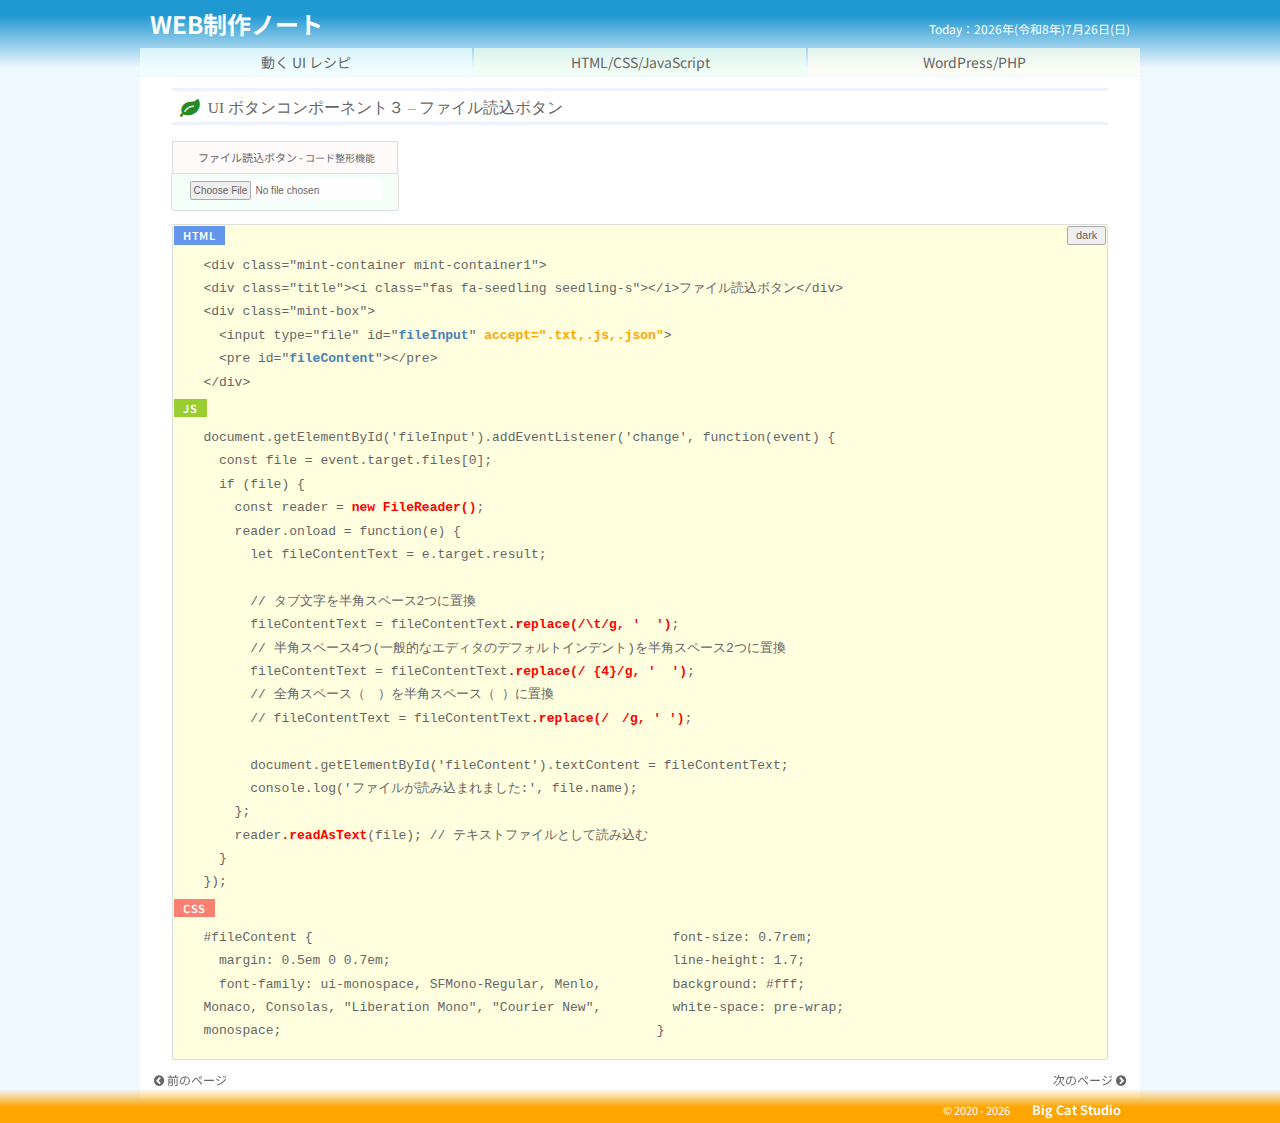
<file: project/html-css-part/button-ui-component-3.html>
<!DOCTYPE html>
<html lang="ja">
<head>
<meta charset="utf-8">
<meta name="viewport" content="width=device-width, initial-scale=1.0">
<title>HTMLCSSJavaScriptテンプレ/WEB制作ネタ帳</title>
<link rel="icon" href="../../tiger-favicon.png" type="image/png">
<link rel="preconnect" href="https://fonts.googleapis.com">
<link rel="preconnect" href="https://fonts.gstatic.com" crossorigin>
<link href="https://fonts.googleapis.com/css2?family=Kiwi+Maru&family=Noto+Sans+JP:wght@100..900&display=swap" rel="stylesheet">
<link rel="stylesheet" href="https://use.fontawesome.com/releases/v5.3.1/css/all.css" integrity="sha384-mzrmE5qonljUremFsqc01SB46JvROS7bZs3IO2EmfFsd15uHvIt+Y8vEf7N7fWAU" crossorigin="anonymous">
<link rel="stylesheet" href="https://maxcdn.bootstrapcdn.com/font-awesome/4.7.0/css/font-awesome.min.css">
<link rel="stylesheet" href="../../css/style-set.css">
<link rel="stylesheet" href="../../css/style-width-height.css">
<link rel="stylesheet" href="../../css/style-margin.css">
<link rel="stylesheet" href="../../css/style-padding.css">
<link rel="stylesheet" href="../../css/style.css">
<script src="../../js/jquery-3.5.1.min.js"></script>
</head>

<body class="html-css-part ">

<header class="header">
  <div class="header-container w-container">
    <div class="h1-today-container">
      <h1>
        <a href="">
          <span class="ja">WEB制作ノート</span>
          <span class="en">Web Production Notebook</span>
        </a>
      </h1>
      
      <div id="header-today"></div>
    </div><!-- /h1-today-container -->

    <nav class="nav nav-container">
      <ul id="menu1" class="disc"><a>動く UI レシピ</a>
        <li><a href="" target="_blank" rel="noopener noreferrer"></a></li>
      </ul>
      <ul id="menu2" class="hyphen"><a>HTML/CSS/JavaScript</a>
        <li><a href="project/html-css-part/clamp-function.html" target="_blank" rel="noopener noreferrer">clump 関数 - レスポンシブフォントサイズジェネ</a></li>
        <li><a href="project/html-css-part/filter-generator.html" target="_blank" rel="noopener noreferrer">filter ジェーネレーター</a></li>
        <li><a href="project/html-css-part/filter-generator-source.html" target="_blank" rel="noopener noreferrer">filter ジェーネレーター ソース</a></li>
        <li><a href="project/html-css-part/button-ui-component-1.html" target="_blank" rel="noopener noreferrer">UI ボタンコンポ１ - 各種トグル 選択ボタン</a></li>
        <li><a href="project/html-css-part/button-ui-component-2.html" target="_blank" rel="noopener noreferrer">UI ボタンコンポ２ - 各種イベントボタン</a></li>
        <li><a target="_blank" rel="noopener noreferrer">UI ボタンコンポ３ – ファイル読込ボタン</a></li>
        <!--
        <li><a href="project/html-css-part/" target="_blank" rel="noopener noreferrer"></a></li>
        -->
      </ul>
      <ul id="menu3" class="hyphen"><a>WordPress/PHP</a>
        <li><a href="" target="_blank" rel="noopener noreferrer"></a></li>
      </ul>
    </nav>
  </div><!-- /header-container -->
</header>

<main class="w-container">
  <section class="content">

<h1 class="h1">UI ボタンコンポーネント３ – ファイル読込ボタン</h1>

<div class="flex-wrap gap-0_3 mb-0_9">

<div class="mint-container mint-container1">
<div class="title"><i class="fas fa-seedling seedling-s"></i>ファイル読込ボタン  - <span class="fs-sss">コード整形機能</span></div>
<div class="mint-box">
  <input type="file" id="fileInput" accept=".txt,.js,.json">
  <pre id="fileContent"></pre>
</div><!-- /mint-box -->

<style>
.mint-box {padding: 0.1em 1.1em;}
#fileContent {
  margin: 0.5em 0 0.7em;
  font-family: ui-monospace, SFMono-Regular, Menlo, Monaco, Consolas, "Liberation Mono", "Courier New", monospace;
  font-size: 0.7rem;
  line-height: 1.7;
  background: #fff;
  white-space: pre-wrap;
}
</style>

<script>
document.getElementById('fileInput').addEventListener('change', function(event) {
  const file = event.target.files[0];
  if (file) {
    const reader = new FileReader();
    reader.onload = function(e) {
      let fileContentText = e.target.result;

      // タブ文字を半角スペース2つに置換
      fileContentText = fileContentText.replace(/\t/g, '  ');
      // 半角スペース4つ(一般的なエディタのデフォルトインデント)を半角スペース2つに置換 
      fileContentText = fileContentText.replace(/ {4}/g, '  ');
      // 全角スペース（　）を半角スペース（ ）に置換
      // fileContentText = fileContentText.replace(/　/g, ' ');
      
      document.getElementById('fileContent').textContent = fileContentText;
      console.log('ファイルが読み込まれました:', file.name);
    };
    reader.readAsText(file); // テキストファイルとして読み込む
  }
});
</script>
</div><!-- /mint-container5 -->
</div><!-- / flex-wrap -->

<!--
<div class="flex-wrap flex-direction-column align-items-flex-start gap-0_5 mb-1_2">
<div class="ybox ybox-en border bg-eee">
<span class="fw-700"></span>;<br>
<span class="fs-ss"></span>　<span class="fs-3s">※ </span>
</div>

<div class="ybox ybox-en border bg-eee">
<span class="fs-s lh-2"><i class="fa fa-bolt"></i></span><br>
<span class="fw-700"></span>;<br>
<span class="fs-sss">※ </span>
</div>
</div><!-- /flex -->

<style>
/* 構造部 */
.mint-container {

.title {
  min-width: 10em;
  line-height: 2.7;
  font-size: var(--fs-ss);
  text-align: center;
  border: solid 0.9px #ddd;
  border-top-width: 1px;
  background: snow;
}
.btns-container {
  display: flex;
  justify-content: space-around;
}

/* ボタン共用 */
button {
  padding: 0 0.3em;
  color: #666;
  background-color: rgb(239, 239, 239);
  cursor: pointer;
  border: solid 1px #aaa;
  border-radius: 2px;
  font-size: var(--fs-sss);
  height: 1.85em;
  white-space: nowrap;
  padding: 0 0.3em;
}
button:hover,
input[type="file"]::-webkit-file-upload-button:hover {
  color: #fff;
  background-color: #aaa;
}

} /* /mint-container */
</style>

<!-- コードボックス -->
<div class="code-box-wrap">
<div class="code-box btn-code-box top-narrow matrix">
<button type="button" class="darkBtn">dark</button>
<!-- HTML 始め -->
<div class="tag tag-top html"></div>
<pre class=""><code class="language-html"><!-- 入力始め -->&lt;div class="mint-container mint-container1">
&lt;div class="title">&lt;i class="fas fa-seedling seedling-s">&lt;/i>ファイル読込ボタン&lt;/div>
&lt;div class="mint-box">
  &lt;input type="file" id="<span class="sb-600">fileInput</span>" <span class="or-600">accept=".txt,.js,.json"</span>>
  &lt;pre id="<span class="sb-600">fileContent</span>">&lt;/pre>
&lt;/div><!-- /mint-box -->
<!-- 入力終わり --></code></pre>
<!-- /HTML 終り -->

<!-- JavaScript 始め -->
<div class="tag js js-alt tag-top-others mt-0_3"></div>
<pre><code class="language-javascript"><!-- 入力始め -->document.getElementById('fileInput').addEventListener('change', function(event) {
  const file = event.target.files&lbrack;0];
  if (file) {
    const reader = <span class="red-600">new FileReader()</span>;
    reader.onload = function(e) {
      let fileContentText = e.target.result;

      // タブ文字を半角スペース2つに置換
      fileContentText = fileContentText<span class="red-600">.replace(/\t/g, '  ')</span>;
      // 半角スペース4つ(一般的なエディタのデフォルトインデント)を半角スペース2つに置換 
      fileContentText = fileContentText<span class="red-600">.replace(/ {4}/g, '  ')</span>;
      // 全角スペース（　）を半角スペース（ ）に置換
      // fileContentText = fileContentText<span class="red-600">.replace(/　/g, ' ')</span>;
      
      document.getElementById('fileContent').textContent = fileContentText;
      console.log('ファイルが読み込まれました:', file.name);
    };
    reader<span class="red-600">.readAsText</span>(file); // テキストファイルとして読み込む
  }
});<!-- 入力終わり --></code></pre>
<!-- /JavaScript 終り -->

<!-- CSS 始め -->
<div class="tag css tag-top-others mt-0_3"></div>
<pre class="columns-2 gap-2"><code class="language-css"><!-- 入力始め -->#fileContent {
  margin: 0.5em 0 0.7em;
  font-family: ui-monospace, SFMono-Regular, Menlo, Monaco, Consolas, "Liberation Mono", "Courier New", monospace;
  font-size: 0.7rem;
  line-height: 1.7;
  background: #fff;
  white-space: pre-wrap;
}<!-- 入力終わり --></code></pre>
<!-- /CSS 終り --></div><!-- /code-box -->
</div><!-- /code-box-wrap -->
<!-- /コードボックス -->

  </section>
</main>

<div class="pager w-container">
  <div class="left">
    <a href=".html"><i class="fa fa-chevron-circle-left"></i> 前のページ</a>
  </div>
  <div class="right">
    <a href=".html">次のページ <i class="fa fa-chevron-circle-right"></i></a>
  </div>
</div>

<footer class="footer">
  <div class="footer-container w-container">
    <span class="year">
      <span class="corp">&copy;</span> 2020 - <span id="thisyear"></span>
    </span>
    <a href="">
      <span class="en">Big Cat Studio</span>
      <span class="ja">おおねこ工房</span>
    </a>
  </div><!-- /footer-container -->
</footer>

<script src="../../js/gettoday.js"></script>
<script src="../../js/getyear.js"></script>
<script src="../../js/season.js"></script>
<script src="../../js/slide-toggle.js"></script>
<script src="../../js/btn-code.js"></script>
</body>
</html>
</file>
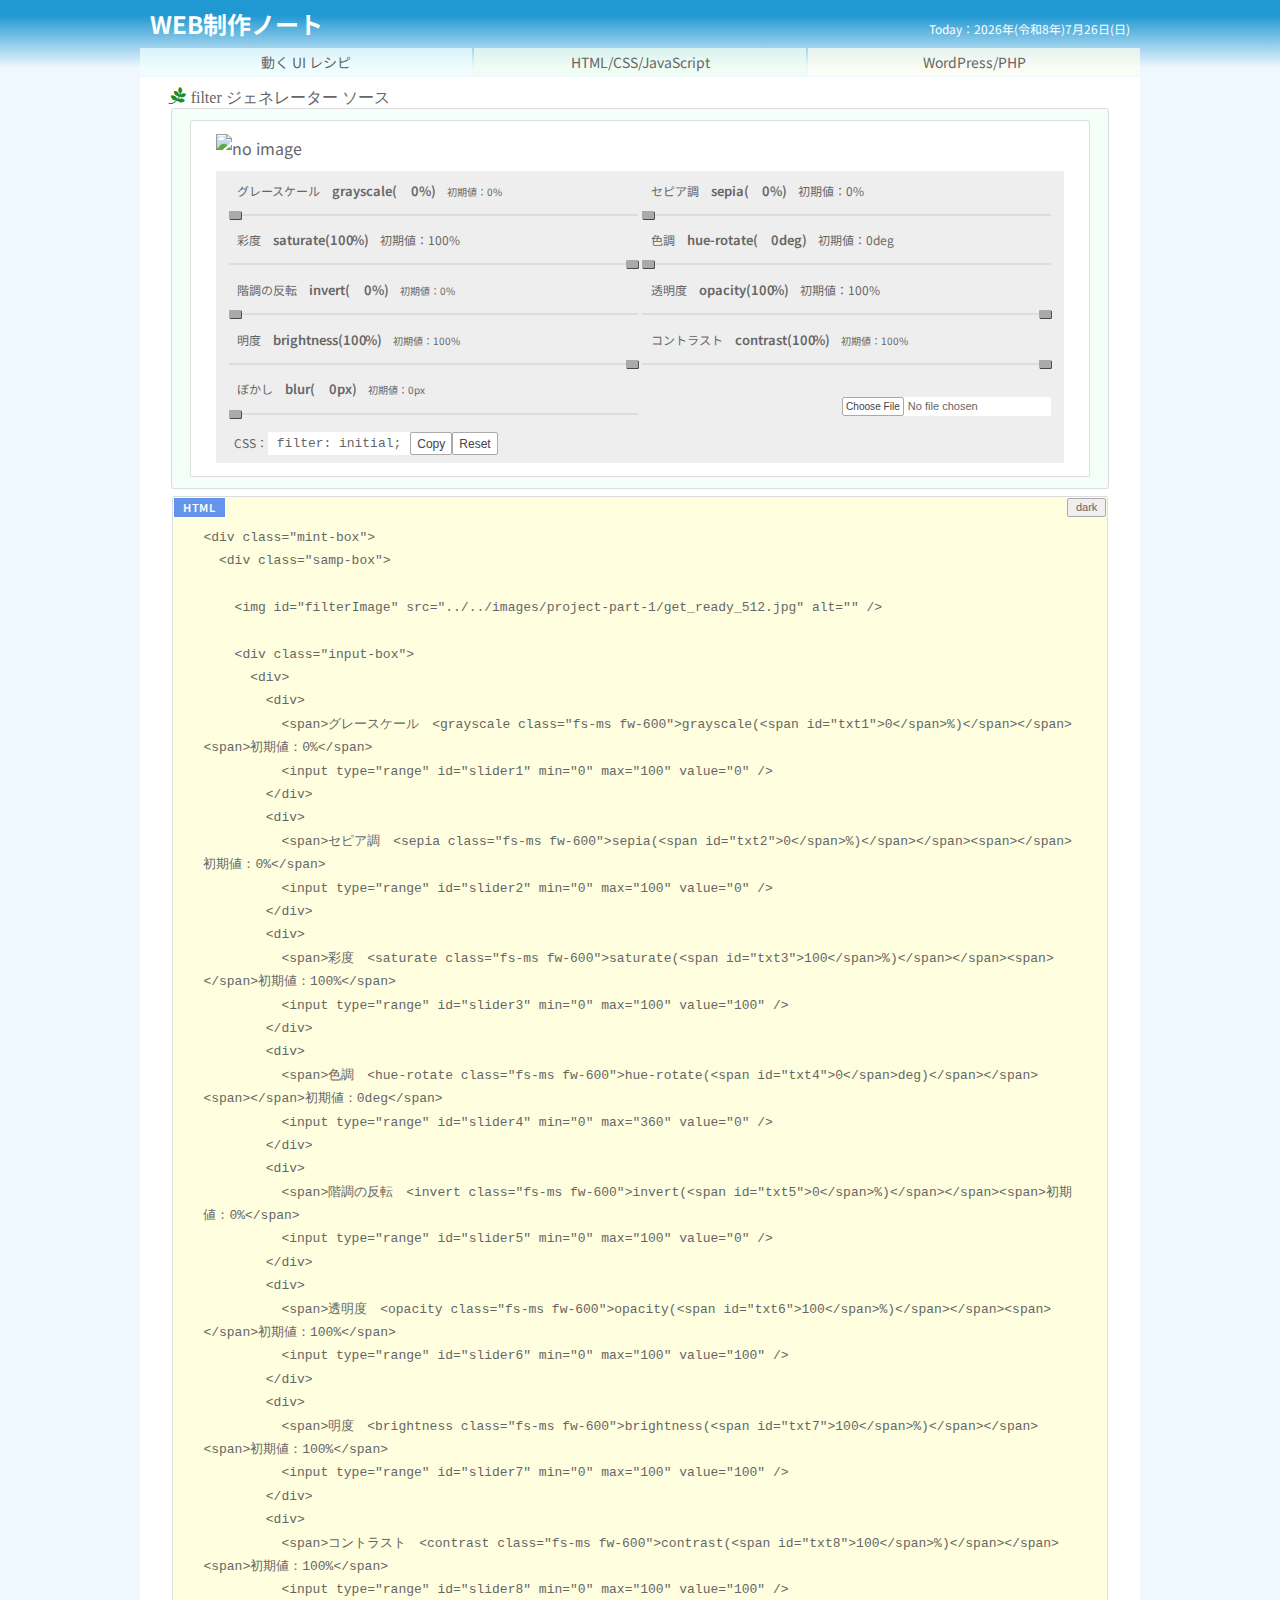
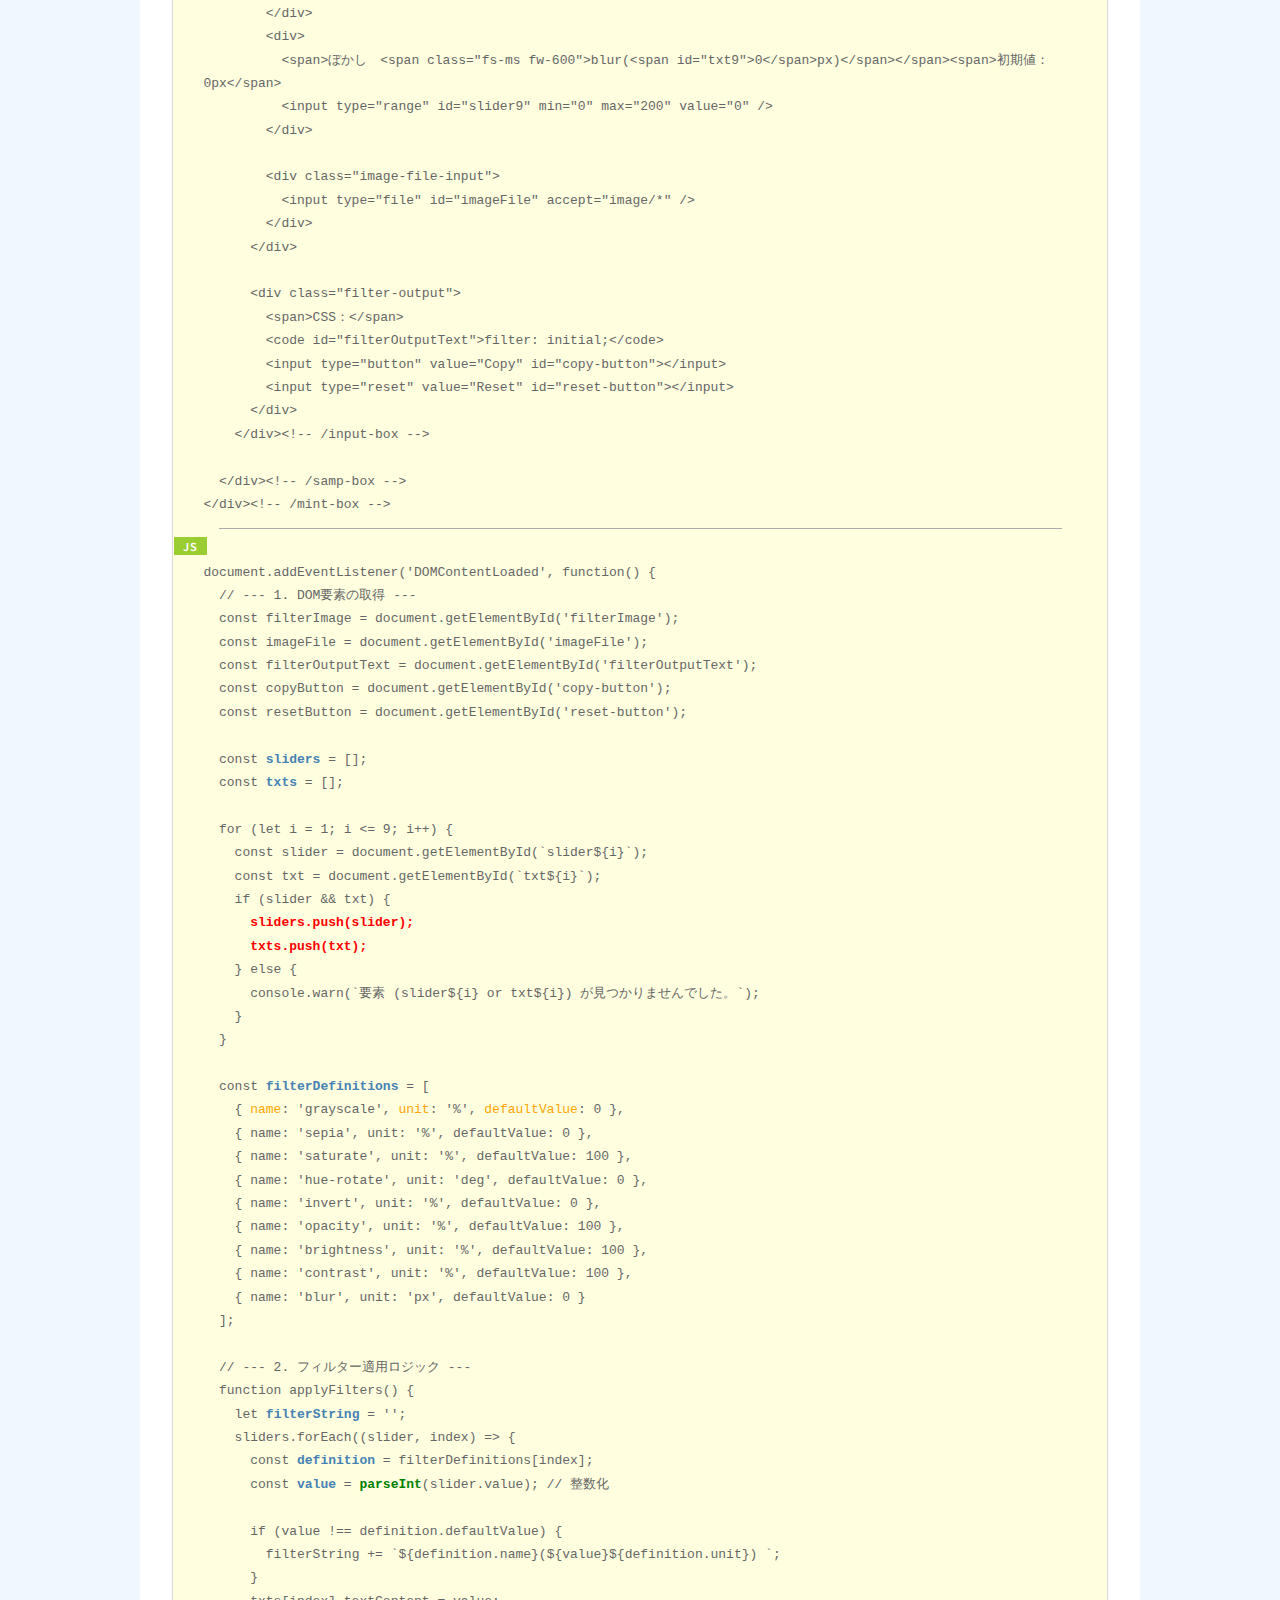
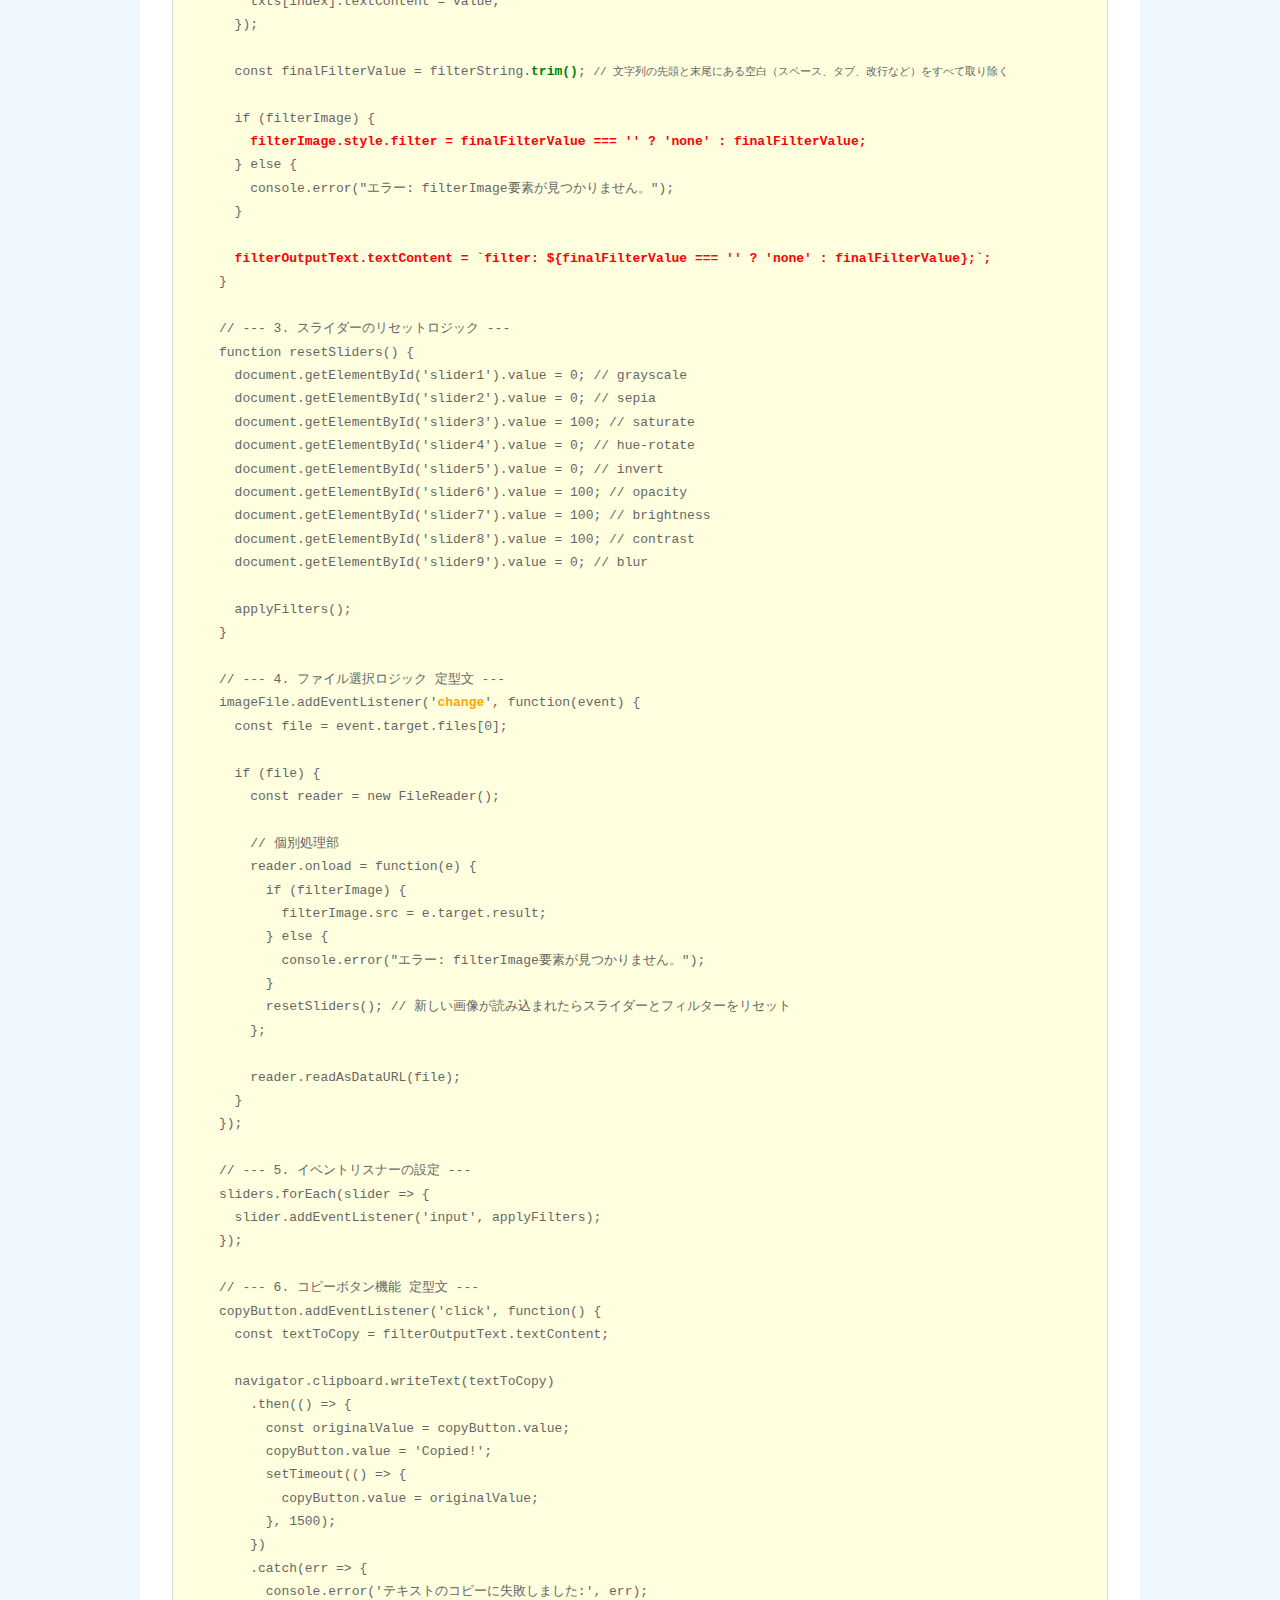
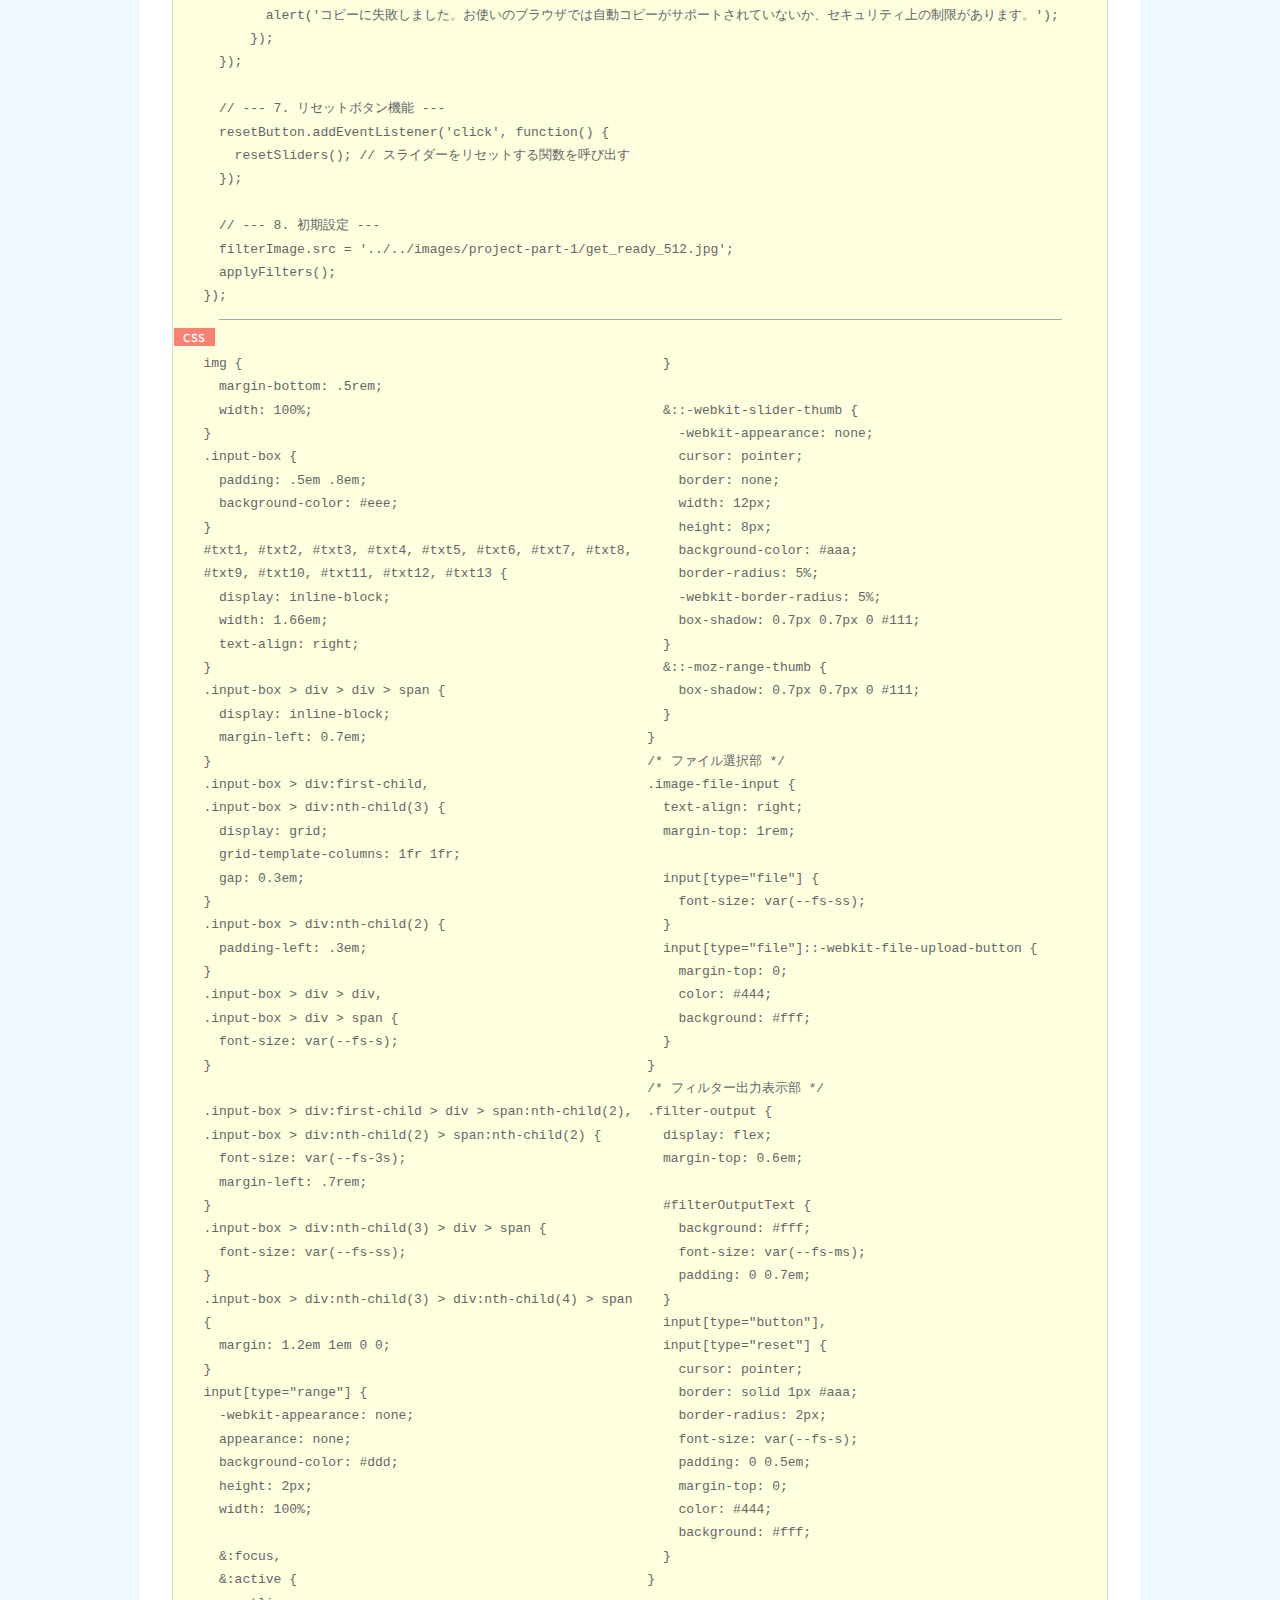
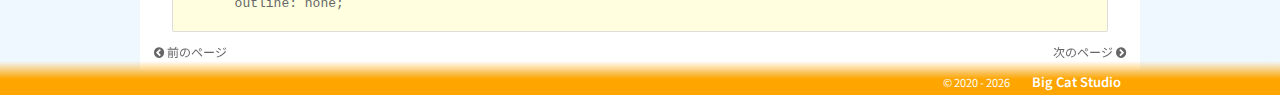
<file: project/html-css-part/filter-generator-source.html>
<!DOCTYPE html>
<html lang="ja">
<head>
<meta charset="utf-8">
<meta name="viewport" content="width=device-width, initial-scale=1.0">
<title>filter ジェネレーター ソース/WEB制作ネタ帳</title>
<link rel="icon" href="../../tiger-favicon.png" type="image/png">
<link rel="preconnect" href="https://fonts.googleapis.com">
<link rel="preconnect" href="https://fonts.gstatic.com" crossorigin>
<link href="https://fonts.googleapis.com/css2?family=Kiwi+Maru&family=Noto+Sans+JP:wght@100..900&display=swap" rel="stylesheet">
<link rel="stylesheet" href="https://use.fontawesome.com/releases/v5.3.1/css/all.css" integrity="sha384-mzrmE5qonljUremFsqc01SB46JvROS7bZs3IO2EmfFsd15uHvIt+Y8vEf7N7fWAU" crossorigin="anonymous">
<link rel="stylesheet" href="https://maxcdn.bootstrapcdn.com/font-awesome/4.7.0/css/font-awesome.min.css">
<link rel="stylesheet" href="../../css/style-set.css">
<link rel="stylesheet" href="../../css/style-width-height.css">
<link rel="stylesheet" href="../../css/style-margin.css">
<link rel="stylesheet" href="../../css/style-padding.css">
<link rel="stylesheet" href="../../css/style.css">
<script src="../../js/jquery-3.5.1.min.js"></script>
</head>

<body class="html-css-part filter-generator-source">

<header class="header">
  <div class="header-container w-container">
    <div class="h1-today-container">
      <h1>
        <a href="">
          <span class="ja">WEB制作ノート</span>
          <span class="en">Web Production Notebook</span>
        </a>
      </h1>
      
      <div id="header-today"></div>
    </div><!-- /h1-today-container -->

    <nav class="nav nav-container">
      <ul id="menu1" class="disc"><a>動く UI レシピ</a>
          <li><a href="" target="_blank" rel="noopener noreferrer"></a></li>
          <li><a href="" target="_blank" rel="noopener noreferrer"></a></li>
      </ul>
      <ul id="menu2" class="hyphen"><a>HTML/CSS/JavaScript</a>
          <li><a href="" target="_blank" rel="noopener noreferrer"></a></li>
          <li><a href="" target="_blank" rel="noopener noreferrer"></a></li>
      </ul>
      <ul id="menu3" class="hyphen"><a>WordPress/PHP</a>
          <li><a href="" target="_blank" rel="noopener noreferrer"></a></li>
          <li><a href="" target="_blank" rel="noopener noreferrer"></a></li>
      </ul>
    </nav>
  </div><!-- /header-container -->
</header>

<main class="w-container">
  <section class="content">
    <h2 class="h2">filter ジェネレーター ソース</h2>
  
<div class="mint-box mb-0_5">
  <div class="samp-box">
    <img alt="no image">
    <div class="input-box">
      <div>
        <div>
          <span>グレースケール　<grayscale class="fs-ms fw-600">grayscale(<span id="txt1">0</span>%)</span></span><span>初期値：0%</span>
          <input type="range" id="slider1" min="0" max="100" value="0" />
        </div>
        <div>
          <span>セピア調　<sepia class="fs-ms fw-600">sepia(<span id="txt2">0</span>%)</span></span><span></span>初期値：0%</span>
          <input type="range" id="slider2" min="0" max="100" value="0" />
        </div>
        <div>
          <span>彩度　<saturate class="fs-ms fw-600">saturate(<span id="txt3">100</span>%)</span></span><span></span>初期値：100%</span>
          <input type="range" id="slider3" min="0" max="100" value="100" />
        </div>
        <div>
          <span>色調　<hue-rotate class="fs-ms fw-600">hue-rotate(<span id="txt4">0</span>deg)</span></span><span></span>初期値：0deg</span>
          <input type="range" id="slider4" min="0" max="360" value="0" />
        </div>
        <div>
          <span>階調の反転　<invert class="fs-ms fw-600">invert(<span id="txt5">0</span>%)</span></span><span>初期値：0%</span>
          <input type="range" id="slider5" min="0" max="100" value="0" />
        </div>
        <div>
          <span>透明度　<opacity class="fs-ms fw-600">opacity(<span id="txt6">100</span>%)</span></span><span></span>初期値：100%</span>
          <input type="range" id="slider6" min="0" max="100" value="100" />
        </div>
        <div>
          <span>明度　<brightness class="fs-ms fw-600">brightness(<span id="txt7">100</span>%)</span></span><span>初期値：100%</span>
          <input type="range" id="slider7" min="0" max="100" value="100" />
        </div>
        <div>
          <span>コントラスト　<contrast class="fs-ms fw-600">contrast(<span id="txt8">100</span>%)</span></span><span>初期値：100%</span>
          <input type="range" id="slider8" min="0" max="100" value="100" />
        </div>
        <div>
          <span>ぼかし　<span class="fs-ms fw-600">blur(<span id="txt9">0</span>px)</span></span><span>初期値：0px</span>
          <input type="range" id="slider9" min="0" max="200" value="0" />
        </div>

        <div class="image-file-input">
          <input type="file" id="imageFile" accept="image/*" />
        </div>
      </div>

      <div class="filter-output">
        <span>CSS：</span>
        <code id="filterOutputText">filter: initial;</code>
        <input type="button" value="Copy" id="copy-button"></input>
        <input type="reset" value="Reset" id="reset-button"></input>
      </div>
    </div><!-- /input-box -->
    
  </div><!-- /samp-box -->
</div><!-- /mint-box -->

  </section>

<style>
img {
  margin-bottom: .5rem;
  width: 100%;
}
.input-box {
  padding: .5em .8em;
  background-color: #eee;
}
#txt1, #txt2, #txt3, #txt4, #txt5, #txt6, #txt7, #txt8, #txt9, #txt10, #txt11, #txt12, #txt13 {
  display: inline-block;
  width: 1.66em;
  text-align: right;
}
.input-box > div > div > span {
  display: inline-block;
  margin-left: 0.7em;
}
.input-box > div:first-child,
.input-box > div:nth-child(3) {
  display: grid;
  grid-template-columns: 1fr 1fr;
  gap: 0.3em;
}
.input-box > div:nth-child(2) {
  padding-left: .3em;
}
.input-box > div > div,
.input-box > div > span {
  font-size: var(--fs-s);
}

.input-box > div:first-child > div > span:nth-child(2),
.input-box > div:nth-child(2) > span:nth-child(2) {
  font-size: var(--fs-3s);
  margin-left: .7rem;
}
.input-box > div:nth-child(3) > div > span {
  font-size: var(--fs-ss);
}
.input-box > div:nth-child(3) > div:nth-child(4) > span {
  margin: 1.2em 1em 0 0;
}
input[type="range"] {
  -webkit-appearance: none;
  appearance: none;
  background-color: #ddd;
  height: 2px;
  width: 100%;

  &:focus,
  &:active {
    outline: none;
  }

  &::-webkit-slider-thumb {
    -webkit-appearance: none;
    cursor: pointer;
    border: none;
    width: 12px;
    height: 8px;
    background-color: #aaa;
    border-radius: 5%;
    -webkit-border-radius: 5%;
    box-shadow: 0.7px 0.7px 0 #111;
  }
  &::-moz-range-thumb {
    box-shadow: 0.7px 0.7px 0 #111;
  }
}
/* ファイル選択部 */
.image-file-input {
  text-align: right;
  margin-top: 1rem;

  input[type="file"] {
    font-size: var(--fs-ss);
  }
  input[type="file"]::-webkit-file-upload-button {
    margin-top: 0;
    color: #444;
    background: #fff;
  }
}
/* フィルター出力表示部 */
.filter-output {
  display: flex;
  margin-top: 0.6em;

  #filterOutputText {
    background: #fff;
    font-size: var(--fs-ms);
    padding: 0 0.7em;
  }
  input[type="button"],
  input[type="reset"] {
    cursor: pointer;
    border: solid 1px #aaa;
    border-radius: 2px;
    font-size: var(--fs-s);
    padding: 0 0.5em;
    margin-top: 0;
    color: #444;
    background: #fff;
  }
}
</style>

<div class="flex-direction-column gap-0_5">
<!-- コードボックス -->
<div class="code-box-wrap">
<div class="code-box btn-code-box top-narrow matrix">
<button type="button" class="darkBtn">dark</button>
<!-- HTML 始め -->
<div class="tag tag-top html"></div>
<pre><code class="language-html"><!-- 入力始め -->&lt;div class="mint-box">
  &lt;div class="samp-box">
  
    &lt;img id="filterImage" src="../../images/project-part-1/get_ready_512.jpg" alt="" />
    
    &lt;div class="input-box">
      &lt;div>
        &lt;div>
          &lt;span>グレースケール　&lt;grayscale class="fs-ms fw-600">grayscale(&lt;span id="txt1">0&lt;/span>%)&lt;/span>&lt;/span>&lt;span>初期値：0%&lt;/span>
          &lt;input type="range" id="slider1" min="0" max="100" value="0" />
        &lt;/div>
        &lt;div>
          &lt;span>セピア調　&lt;sepia class="fs-ms fw-600">sepia(&lt;span id="txt2">0&lt;/span>%)&lt;/span>&lt;/span>&lt;span>&lt;/span>初期値：0%&lt;/span>
          &lt;input type="range" id="slider2" min="0" max="100" value="0" />
        &lt;/div>
        &lt;div>
          &lt;span>彩度　&lt;saturate class="fs-ms fw-600">saturate(&lt;span id="txt3">100&lt;/span>%)&lt;/span>&lt;/span>&lt;span>&lt;/span>初期値：100%&lt;/span>
          &lt;input type="range" id="slider3" min="0" max="100" value="100" />
        &lt;/div>
        &lt;div>
          &lt;span>色調　&lt;hue-rotate class="fs-ms fw-600">hue-rotate(&lt;span id="txt4">0&lt;/span>deg)&lt;/span>&lt;/span>&lt;span>&lt;/span>初期値：0deg&lt;/span>
          &lt;input type="range" id="slider4" min="0" max="360" value="0" />
        &lt;/div>
        &lt;div>
          &lt;span>階調の反転　&lt;invert class="fs-ms fw-600">invert(&lt;span id="txt5">0&lt;/span>%)&lt;/span>&lt;/span>&lt;span>初期値：0%&lt;/span>
          &lt;input type="range" id="slider5" min="0" max="100" value="0" />
        &lt;/div>
        &lt;div>
          &lt;span>透明度　&lt;opacity class="fs-ms fw-600">opacity(&lt;span id="txt6">100&lt;/span>%)&lt;/span>&lt;/span>&lt;span>&lt;/span>初期値：100%&lt;/span>
          &lt;input type="range" id="slider6" min="0" max="100" value="100" />
        &lt;/div>
        &lt;div>
          &lt;span>明度　&lt;brightness class="fs-ms fw-600">brightness(&lt;span id="txt7">100&lt;/span>%)&lt;/span>&lt;/span>&lt;span>初期値：100%&lt;/span>
          &lt;input type="range" id="slider7" min="0" max="100" value="100" />
        &lt;/div>
        &lt;div>
          &lt;span>コントラスト　&lt;contrast class="fs-ms fw-600">contrast(&lt;span id="txt8">100&lt;/span>%)&lt;/span>&lt;/span>&lt;span>初期値：100%&lt;/span>
          &lt;input type="range" id="slider8" min="0" max="100" value="100" />
        &lt;/div>
        &lt;div>
          &lt;span>ぼかし　&lt;span class="fs-ms fw-600">blur(&lt;span id="txt9">0&lt;/span>px)&lt;/span>&lt;/span>&lt;span>初期値：0px&lt;/span>
          &lt;input type="range" id="slider9" min="0" max="200" value="0" />
        &lt;/div>

        &lt;div class="image-file-input">
          &lt;input type="file" id="imageFile" accept="image/*" />
        &lt;/div>
      &lt;/div>

      &lt;div class="filter-output">
        &lt;span>CSS：&lt;/span>
        &lt;code id="filterOutputText">filter: initial;&lt;/code>
        &lt;input type="button" value="Copy" id="copy-button">&lt;/input>
        &lt;input type="reset" value="Reset" id="reset-button">&lt;/input>
      &lt;/div>
    &lt;/div>&lt;!-- /input-box -->
    
  &lt;/div>&lt;!-- /samp-box -->
&lt;/div>&lt;!-- /mint-box --><!-- 入力終わり --></code></pre>
<!-- /HTML 終り -->

<hr class="hr-0_5 m-1 mt-0_7 mb-0_5">

<!-- JavaScript 始め -->
<div class="tag js js-alt tag-top-others"></div>
<pre><code class="language-javascript"><!-- 入力始め -->document.addEventListener('DOMContentLoaded', function() {
  // --- 1. DOM要素の取得 ---
  const filterImage = document.getElementById('filterImage');
  const imageFile = document.getElementById('imageFile');
  const filterOutputText = document.getElementById('filterOutputText');
  const copyButton = document.getElementById('copy-button');
  const resetButton = document.getElementById('reset-button');

  const <span class="sb-600">sliders</span> = &lbrack;];
  const <span class="sb-600">txts</span> = &lbrack;];

  for (let i = 1; i &lt;= 9; i++) {
    const slider = document.getElementById(`slider${i}`);
    const txt = document.getElementById(`txt${i}`);
    if (slider && txt) {
      <span class="red-600">sliders.push(slider);
      txts.push(txt);</span>
    } else {
      console.warn(`要素 (slider${i} or txt${i}) が見つかりませんでした。`);
    }
  }

  const <span class="sb-600">filterDefinitions</span> = &lbrack;
    { <span class="or">name</span>: 'grayscale', <span class="or">unit</span>: '%', <span class="or">defaultValue</span>: 0 },
    { name: 'sepia', unit: '%', defaultValue: 0 },
    { name: 'saturate', unit: '%', defaultValue: 100 },
    { name: 'hue-rotate', unit: 'deg', defaultValue: 0 },
    { name: 'invert', unit: '%', defaultValue: 0 },
    { name: 'opacity', unit: '%', defaultValue: 100 },
    { name: 'brightness', unit: '%', defaultValue: 100 },
    { name: 'contrast', unit: '%', defaultValue: 100 },
    { name: 'blur', unit: 'px', defaultValue: 0 }
  ];

  // --- 2. フィルター適用ロジック ---
  function applyFilters() {
    let <span class="sb-600">filterString</span> = '';
    sliders.forEach((slider, index) => {
      const <span class="sb-600">definition</span> = filterDefinitions&lbrack;index];
      const <span class="sb-600">value</span> = <span class="green-600">parseInt</span>(slider.value); // 整数化

      if (value !== definition.defaultValue) {
        filterString += `${definition.name}(${value}${definition.unit}) `;
      }
      txts&lbrack;index].textContent = value;
    });

    const finalFilterValue = filterString.<span class="green-600">trim()</span>; <span class="fs-ss">// 文字列の先頭と末尾にある空白（スペース、タブ、改行など）をすべて取り除く</span>
    
    if (filterImage) {
      <span class="red-600">filterImage.style.filter = finalFilterValue === '' ? 'none' : finalFilterValue;</span>
    } else {
      console.error("エラー: filterImage要素が見つかりません。");
    }
    
    <span class="red-600">filterOutputText.textContent = `filter: ${finalFilterValue === '' ? 'none' : finalFilterValue};`;</span>
  }

  // --- 3. スライダーのリセットロジック ---
  function resetSliders() {
    document.getElementById('slider1').value = 0; // grayscale
    document.getElementById('slider2').value = 0; // sepia
    document.getElementById('slider3').value = 100; // saturate
    document.getElementById('slider4').value = 0; // hue-rotate
    document.getElementById('slider5').value = 0; // invert
    document.getElementById('slider6').value = 100; // opacity
    document.getElementById('slider7').value = 100; // brightness
    document.getElementById('slider8').value = 100; // contrast
    document.getElementById('slider9').value = 0; // blur
    
    applyFilters(); 
  }

  // --- 4. ファイル選択ロジック 定型文 ---
  imageFile.addEventListener('<span class="or-600">change</span>', function(event) {
    const file = event.target.files&lbrack;0];

    if (file) {
      const reader = new FileReader();

      // 個別処理部
      reader.onload = function(e) {
        if (filterImage) {
          filterImage.src = e.target.result;
        } else {
          console.error("エラー: filterImage要素が見つかりません。");
        }
        resetSliders(); // 新しい画像が読み込まれたらスライダーとフィルターをリセット
      };

      reader.readAsDataURL(file);
    }
  });

  // --- 5. イベントリスナーの設定 ---
  sliders.forEach(slider => {
    slider.addEventListener('input', applyFilters);
  });

  // --- 6. コピーボタン機能 定型文 ---
  copyButton.addEventListener('click', function() {
    const textToCopy = filterOutputText.textContent;

    navigator.clipboard.writeText(textToCopy)
      .then(() => {
        const originalValue = copyButton.value;
        copyButton.value = 'Copied!';
        setTimeout(() => {
          copyButton.value = originalValue;
        }, 1500); 
      })
      .catch(err => {
        console.error('テキストのコピーに失敗しました:', err);
        alert('コピーに失敗しました。お使いのブラウザでは自動コピーがサポートされていないか、セキュリティ上の制限があります。');
      });
  });

  // --- 7. リセットボタン機能 ---
  resetButton.addEventListener('click', function() {
    resetSliders(); // スライダーをリセットする関数を呼び出す
  });

  // --- 8. 初期設定 ---
  filterImage.src = '../../images/project-part-1/get_ready_512.jpg';
  applyFilters(); 
});<!-- 入力終わり --></code></pre>
<!-- /JavaScript 終り -->

<hr class="hr-0_5 m-1 mt-0_7 mb-0_5">

<!-- CSS 始め -->
<div class="tag css tag-top-others"></div>
<pre class="columns-2"><code class="language-css"><!-- 入力始め -->img {
  margin-bottom: .5rem;
  width: 100%;
}
.input-box {
  padding: .5em .8em;
  background-color: #eee;
}
#txt1, #txt2, #txt3, #txt4, #txt5, #txt6, #txt7, #txt8, #txt9, #txt10, #txt11, #txt12, #txt13 {
  display: inline-block;
  width: 1.66em;
  text-align: right;
}
.input-box > div > div > span {
  display: inline-block;
  margin-left: 0.7em;
}
.input-box > div:first-child,
.input-box > div:nth-child(3) {
  display: grid;
  grid-template-columns: 1fr 1fr;
  gap: 0.3em;
}
.input-box > div:nth-child(2) {
  padding-left: .3em;
}
.input-box > div > div,
.input-box > div > span {
  font-size: var(--fs-s);
}

.input-box > div:first-child > div > span:nth-child(2),
.input-box > div:nth-child(2) > span:nth-child(2) {
  font-size: var(--fs-3s);
  margin-left: .7rem;
}
.input-box > div:nth-child(3) > div > span {
  font-size: var(--fs-ss);
}
.input-box > div:nth-child(3) > div:nth-child(4) > span {
  margin: 1.2em 1em 0 0;
}
input[type="range"] {
  -webkit-appearance: none;
  appearance: none;
  background-color: #ddd;
  height: 2px;
  width: 100%;

  &:focus,
  &:active {
    outline: none;
  }

  &::-webkit-slider-thumb {
    -webkit-appearance: none;
    cursor: pointer;
    border: none;
    width: 12px;
    height: 8px;
    background-color: #aaa;
    border-radius: 5%;
    -webkit-border-radius: 5%;
    box-shadow: 0.7px 0.7px 0 #111;
  }
  &::-moz-range-thumb {
    box-shadow: 0.7px 0.7px 0 #111;
  }
}
/* ファイル選択部 */
.image-file-input {
  text-align: right;
  margin-top: 1rem;

  input[type="file"] {
    font-size: var(--fs-ss);
  }
  input[type="file"]::-webkit-file-upload-button {
    margin-top: 0;
    color: #444;
    background: #fff;
  }
}
/* フィルター出力表示部 */
.filter-output {
  display: flex;
  margin-top: 0.6em;

  #filterOutputText {
    background: #fff;
    font-size: var(--fs-ms);
    padding: 0 0.7em;
  }
  input[type="button"],
  input[type="reset"] {
    cursor: pointer;
    border: solid 1px #aaa;
    border-radius: 2px;
    font-size: var(--fs-s);
    padding: 0 0.5em;
    margin-top: 0;
    color: #444;
    background: #fff;
  }
}<!-- 入力終わり --></code></pre>
<!-- /CSS 終り -->
</div><!-- /code-box -->
</div><!-- /code-box-wrap -->
<!-- /コードボックス -->

</main>

<div class="pager w-container">
  <div class="left">
    <a href=".html"><i class="fa fa-chevron-circle-left"></i> 前のページ</a>
  </div>
  <div class="right">
    <a href=".html">次のページ <i class="fa fa-chevron-circle-right"></i></a>
  </div>
</div>

<footer class="footer">
  <div class="footer-container w-container">
    <span class="year">
      <span class="corp">&copy;</span> 2020 - <span id="thisyear"></span>
    </span>
    <a href="">
      <span class="en">Big Cat Studio</span>
      <span class="ja">おおねこ工房</span>
    </a>
  </div><!-- /footer-container -->
</footer>

<script src="../../js/gettoday.js"></script>
<script src="../../js/getyear.js"></script>
<script src="../../js/season.js"></script>
<script src="../../js/slide-toggle.js"></script>
<script src="../../js/btn-code.js"></script>
</body>
</html>
</file>
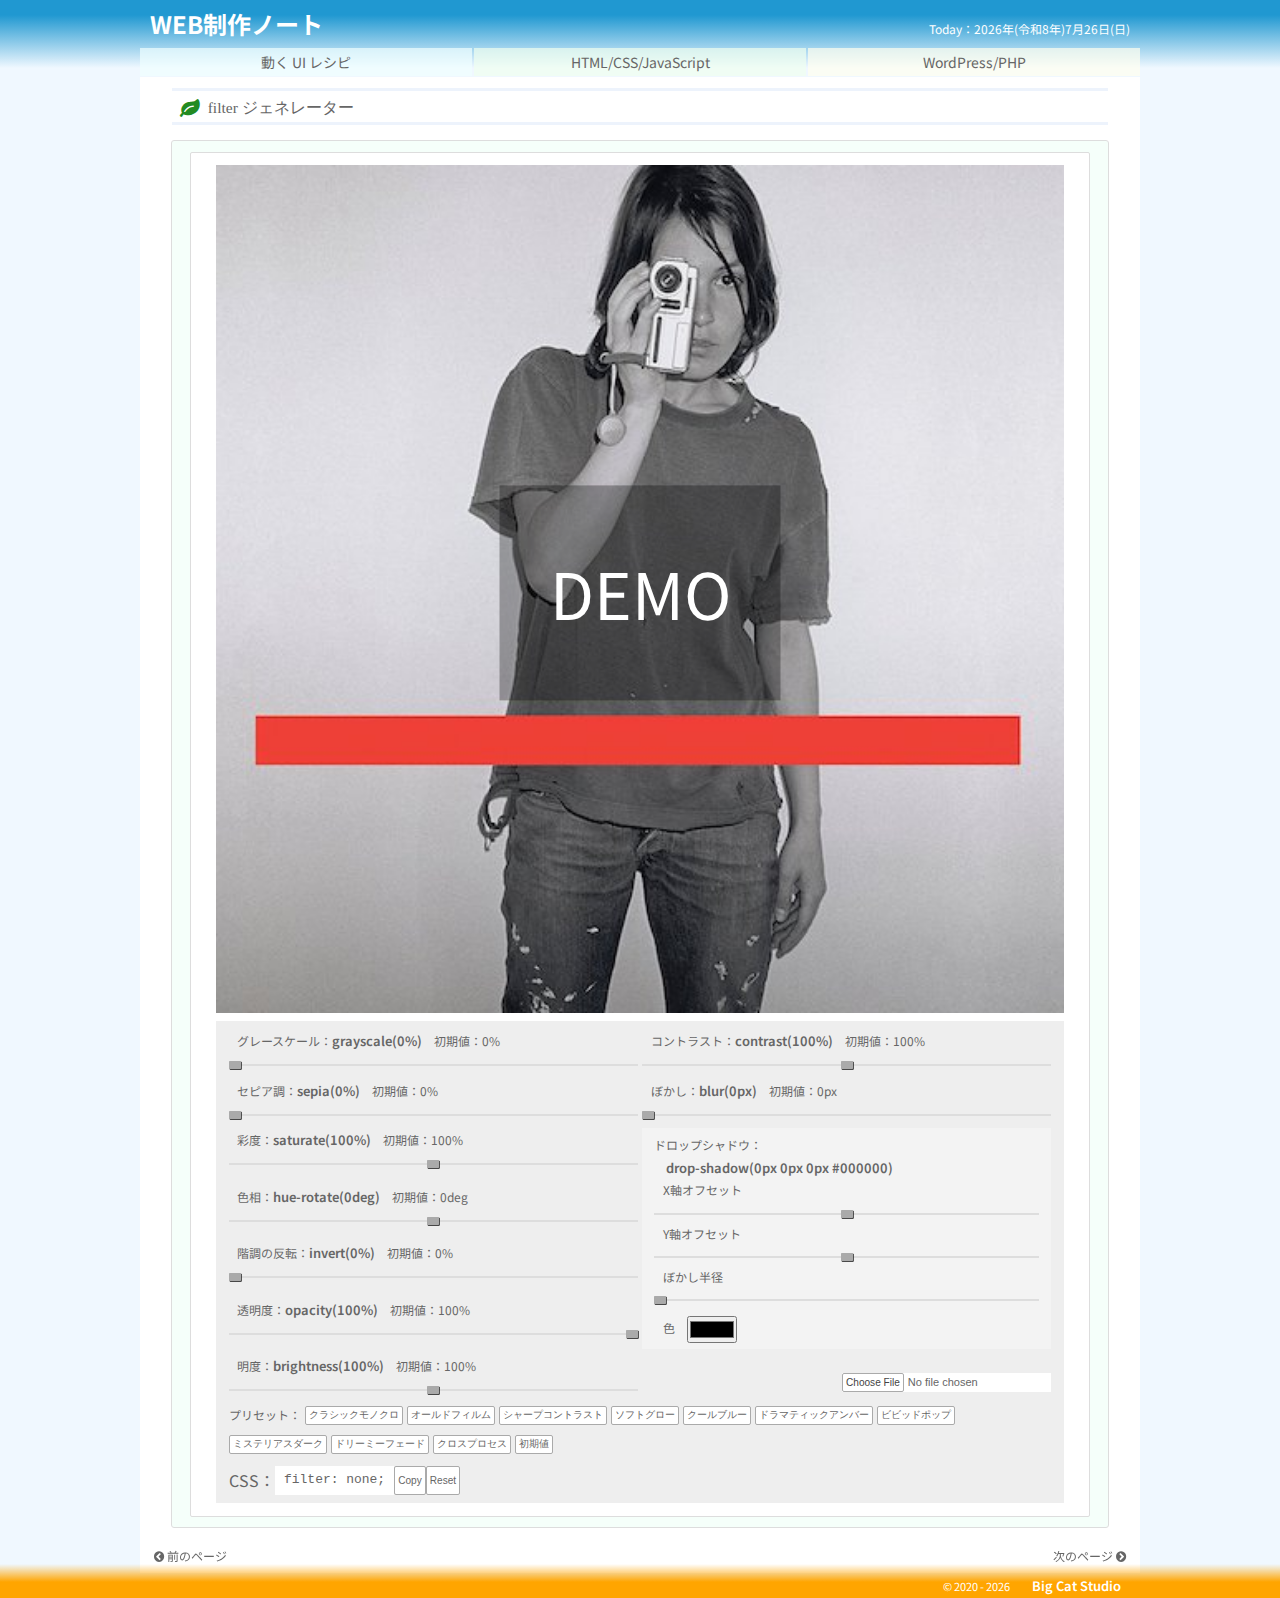
<file: project/html-css-part/filter-generator.html>
<!DOCTYPE html>
<html lang="ja">
<head>
<meta charset="utf-8">
<meta name="viewport" content="width=device-width, initial-scale=1.0">
<title>filter ジェネレーター/WEB制作ネタ帳</title>
<meta name="robots" content="noindex">
<link rel="icon" href="../../tiger-favicon.png" type="image/png">
<link rel="preconnect" href="https://fonts.googleapis.com">
<link rel="preconnect" href="https://fonts.gstatic.com" crossorigin>
<link href="https://fonts.googleapis.com/css2?family=Kiwi+Maru&family=Noto+Sans+JP:wght@100..900&display=swap" rel="stylesheet">
<link rel="stylesheet" href="https://use.fontawesome.com/releases/v5.3.1/css/all.css" integrity="sha384-mzrmE5qonljUremFsqc01SB46JvROS7bZs3IO2EmfFsd15uHvIt+Y8vEf7N7fWAU" crossorigin="anonymous">
<link rel="stylesheet" href="https://maxcdn.bootstrapcdn.com/font-awesome/4.7.0/css/font-awesome.min.css">
<link rel="stylesheet" href="../../css/style-set.css">
<link rel="stylesheet" href="../../css/style-width-height.css">
<link rel="stylesheet" href="../../css/style-margin.css">
<link rel="stylesheet" href="../../css/style-padding.css">
<link rel="stylesheet" href="../../css/style.css">
<script src="../../js/jquery-3.5.1.min.js"></script>
</head>

<body class="html-css-part filter-generator">

<header class="header">
  <div class="header-container w-container">
    <div class="h1-today-container">
      <h1>
        <a href="">
          <span class="ja">WEB制作ノート</span>
          <span class="en">Web Production Notebook</span>
        </a>
      </h1>
      
      <div id="header-today"></div>
    </div><nav class="nav nav-container">
      <ul id="menu1" class="disc"><a>動く UI レシピ</a>
          <li><a href="" target="_blank" rel="noopener noreferrer"></a></li>
          <li><a href="" target="_blank" rel="noopener noreferrer"></a></li>
      </ul>
      <ul id="menu2" class="hyphen"><a>HTML/CSS/JavaScript</a>
          <li><a href="" target="_blank" rel="noopener noreferrer"></a></li>
          <li><a href="" target="_blank" rel="noopener noreferrer"></a></li>
      </ul>
      <ul id="menu3" class="hyphen"><a>WordPress/PHP</a>
          <li><a href="" target="_blank" rel="noopener noreferrer"></a></li>
          <li><a href="" target="_blank" rel="noopener noreferrer"></a></li>
      </ul>
    </nav>
  </div></header>

<main class="w-container">
  <section class="content">
    <h1 class="h1">filter ジェネレーター</h1>
  
<div class="mint-box mb-0_5">
  <div class="samp-box">
  
    <div class="relative">
      <img id="filterImage" src="../../images/project-part-1/get_ready_512.jpg" alt="" />
      <span style="position: absolute; top: 50%; left: 50%; transform: translate(-50%, -50%); background-color: rgba(0, 0, 0, 0.3); color: white; padding: 50px; font-size: 4em; text-align: center;">DEMO</span>
    </div>
    
    <div class="input-box">
      <div>
        <div>
          <label>グレースケール</label>：<span>grayscale(<span id="txt1">0</span>%)</span>　<span>初期値：0%</span>
          <input type="range" id="slider1" min="0" max="100" value="0" />
        </div>
        <div>
          <label>コントラスト</label>：<span>contrast(<span id="txt8">100</span>%)</span>　<span>初期値：100%</span>
          <input type="range" id="slider8" min="0" max="200" value="100" />
        </div>
        <div>
          <label>セピア調</label>：<span>sepia(<span id="txt2">0</span>%)</span>　<span>初期値：0%</span>
          <input type="range" id="slider2" min="0" max="100" value="0" />
        </div>
        <div>
          <label>ぼかし</label>：<span>blur(<span id="txt9">0</span>px)</span>　<span>初期値：0px</span>
          <input type="range" id="slider9" min="0" max="200" value="0" step="0.1" />
        </div>
        <div>
          <label>彩度</label>：<span>saturate(<span id="txt3">100</span>%)</span>　<span>初期値：100%</span>
          <input type="range" id="slider3" min="0" max="200" value="100" />
        </div>

        <div style="grid-row: span 4; padding: 0.5em 1em; background: #f3f3f3;">
          <span>ドロップシャドウ：<br>　<span>drop-shadow(<span id="txt10">0</span>px <span id="txt11">0</span>px <span id="txt12">0</span>px <span id="txt13">#000000</span>)</span></span><br>
          <label>X軸オフセット</label><input type="range" id="slider10" min="-100" max="100" value="0" />
          <label>Y軸オフセット</label><input type="range" id="slider11" min="-100" max="100" value="0" />
          <label>ぼかし半径</label><input type="range" id="slider12" min="0" max="100" value="0" />
          <label class="mt-0_5">色</label>　<input type="color" id="colorPicker1" value="#000000" />
        </div>

        <div>
          <label>色相</label>：<span>hue-rotate(<span id="txt4">0</span>deg)</span>　<span>初期値：0deg</span>
          <input type="range" id="slider4" min="-360" max="360" value="0" />
        </div>
        <div>
          <label>階調の反転</label>：<span>invert(<span id="txt5">0</span>%)</span>　<span>初期値：0%</span>
          <input type="range" id="slider5" min="0" max="100" value="0" />
        </div>
        <div>
          <label>透明度</label>：<span>opacity(<span id="txt6">100</span>%)</span>　<span>初期値：100%</span>
          <input type="range" id="slider6" min="0" max="100" value="100" />
        </div>
        <div>
          <label>明度</label>：<span>brightness(<span id="txt7">100</span>%)</span>　<span>初期値：100%</span>
          <input type="range" id="slider7" min="0" max="200" value="100" />
        </div>

        <div class="image-file-input">
          <input type="file" id="imageFile" accept="image/*" />
        </div>
      </div>
      <div class="preset-buttons">
        <span>プリセット：</span>
        <input type="button" id="preset1" value="クラシックモノクロ">
        <input type="button" id="preset2" value="オールドフィルム">
        <input type="button" id="preset3" value="シャープコントラスト">
        <input type="button" id="preset4" value="ソフトグロー">
        <input type="button" id="preset5" value="クールブルー">
        <input type="button" id="preset6" value="ドラマティックアンバー">
        <input type="button" id="preset7" value="ビビッドポップ">
        <input type="button" id="preset8" value="ミステリアスダーク">
        <input type="button" id="preset9" value="ドリーミーフェード">
        <input type="button" id="preset10" value="クロスプロセス">
        <input type="button" id="resetButtonPreset" value="初期値">
      </div>

      <div class="filter-output">
        <span>CSS：</span>
        <code id="filterOutputText">filter: initial;</code>
        <input type="button" value="Copy" id="copy-button"></input>
        <input type="reset" value="Reset" id="reset-button"></input>
      </div>
    </div></div></div></section>

<style>
img {
  margin-bottom: .5rem;
  width: 100%;
}
.input-box {
  padding: .5em .8em;
  background-color: #eee;
}
#txt1, #txt2, #txt3, #txt4, #txt5, #txt6, #txt7, #txt8, #txt9, #txt10, #txt11, #txt12 {
  display: inline-block;
  text-align: right;
}
.input-box > div:first-child {
  display: grid;
  grid-template-columns: 1fr 1fr;
  gap: 0.3em;
}
.input-box > div > div,
.preset-buttons span {
  font-size: var(--fs-s);
}
.input-box label {
  display: inline-block;
  margin-left: 0.7em;
}
.input-box label + span,
.input-box > div > div:nth-child(6) > span > span {
  font-size: var(--fs-ms);
  font-weight: 600;
}

input[type="range"] {
  -webkit-appearance: none;
  appearance: none;
  background-color: #ddd;
  height: 2px;
  width: 100%;
}

/* 修正点: SCSSネスト記法を標準CSSに修正 */
input[type="range"]:focus,
input[type="range"]:active {
  outline: none;
}

input[type="range"]::-webkit-slider-thumb {
  -webkit-appearance: none;
  cursor: pointer;
  border: none;
  width: 12px;
  height: 8px;
  background-color: #aaa;
  border-radius: 5%;
  -webkit-border-radius: 5%;
  box-shadow: 0.7px 0.7px 0 #111;
}

input[type="range"]::-moz-range-thumb {
  box-shadow: 0.7px 0.7px 0 #111;
}
/* ファイル選択部 */
.image-file-input {
  text-align: right;
  margin-top: 1rem;
}
/* 修正点: SCSSネスト記法を標準CSSに修正 */
.image-file-input input[type="file"] {
  font-size: var(--fs-ss);
}
.image-file-input input[type="file"]::-webkit-file-upload-button {
  margin-top: 0;
  color: #444;
  background: #fff;
}
/* フィルター出力表示部 */
.filter-output {
  display: flex;
  margin-top: 0.6em;

  #filterOutputText {
    background: #fff;
    font-size: var(--fs-ms);
    line-height: 2.22;
    padding: 0 0.7em;
  }
}
input[type="button"],
input[type="reset"],
button {
  padding: 0 0.3em;
  color: #666;
  background-color: #fff;
  cursor: pointer;
  border: solid 1px #aaa;
  border-radius: 2px;
  font-size: var(--fs-sss);
  height: 1.85em;
  white-space: nowrap;
  padding: 0 0.3em;
}
.filter-output input[type="button"],
.filter-output input[type="reset"] {
  height: auto;
}
button:hover,
input[type="file"]::-webkit-file-upload-button:hover,
input[type="button"]:hover,
input[type="reset"]:hover {
  color: #fff;
  background-color: #aaa;
}
</style>

</main>

<div class="pager w-container">
  <div class="left">
    <a href=".html"><i class="fa fa-chevron-circle-left"></i> 前のページ</a>
  </div>
  <div class="right">
    <a href=".html">次のページ <i class="fa fa-chevron-circle-right"></i></a>
  </div>
</div>

<footer class="footer">
  <div class="footer-container w-container">
    <span class="year">
      <span class="corp">&copy;</span> 2020 - <span id="thisyear"></span>
    </span>
    <a href="">
      <span class="en">Big Cat Studio</span>
      <span class="ja">おおねこ工房</span>
    </a>
  </div></footer>

<script src="../../js/jquery-3.5.1.min.js"></script>
<script src="../../js/gettoday.js"></script>
<script src="../../js/getyear.js"></script> 
<script src="../../js/season.js"></script>
<script src="../../js/slide-toggle.js"></script>
<script src="../../js/btn-code.js"></script>

<script>
document.addEventListener('DOMContentLoaded', function() {
  // --- 1. DOM要素の取得 ---
  const filterImage = document.getElementById('filterImage');
  const imageFile = document.getElementById('imageFile');
  const filterOutputText = document.getElementById('filterOutputText');
  const copyButton = document.getElementById('copy-button');
  const resetButton = document.getElementById('reset-button');

  // 各スライダーとテキスト要素を個別に取得
  const slider1 = document.getElementById('slider1'); // grayscale
  const txt1 = document.getElementById('txt1');
  const slider2 = document.getElementById('slider2'); // sepia
  const txt2 = document.getElementById('txt2');
  const slider3 = document.getElementById('slider3'); // saturate
  const txt3 = document.getElementById('txt3');
  const slider4 = document.getElementById('slider4'); // hue-rotate
  const txt4 = document.getElementById('txt4');
  const slider5 = document.getElementById('slider5'); // invert
  const txt5 = document.getElementById('txt5');
  const slider6 = document.getElementById('slider6'); // opacity
  const txt6 = document.getElementById('txt6');
  const slider7 = document.getElementById('slider7'); // brightness
  const txt7 = document.getElementById('txt7');
  const slider8 = document.getElementById('slider8'); // contrast
  const txt8 = document.getElementById('txt8');
  const slider9 = document.getElementById('slider9'); // blur
  const txt9 = document.getElementById('txt9');

  // drop-shadow 用のスライダーとテキスト、カラーピッカーの取得
  const slider10 = document.getElementById('slider10'); // drop-shadow x-offset
  const txt10 = document.getElementById('txt10');
  const slider11 = document.getElementById('slider11'); // drop-shadow y-offset
  const txt11 = document.getElementById('txt11');
  const slider12 = document.getElementById('slider12'); // drop-shadow blur-radius
  const txt12 = document.getElementById('txt12');
  const colorPicker1 = document.getElementById('colorPicker1'); // drop-shadow color
  const txt13 = document.getElementById('txt13'); // drop-shadow color text

  // プリセットボタンの取得 (10個)
  const preset1Button = document.getElementById('preset1'); // クラシックモノクロ
  const preset2Button = document.getElementById('preset2'); // オールドフィルム
  const preset3Button = document.getElementById('preset3'); // シャープコントラスト
  const preset4Button = document.getElementById('preset4'); // ソフトグロー
  const preset5Button = document.getElementById('preset5'); // クールブルー
  const preset6Button = document.getElementById('preset6'); // ドラマティックアンバー
  const preset7Button = document.getElementById('preset7'); // ビビッドポップ
  const preset8Button = document.getElementById('preset8'); // ミステリアスダーク
  const preset9Button = document.getElementById('preset9'); // ドリーミーフェード
  const preset10Button = document.getElementById('preset10'); // クロスプロセス
  const resetButtonPreset = document.getElementById('resetButtonPreset'); // 初期値に戻すボタン


  // filterDefinitions をオブジェクト（マップ）として定義し、名前で参照できるようにする
  const filterDefinitions = {
    'grayscale': { unit: '%', defaultValue: 0, slider: slider1, txt: txt1 },
    'sepia': { unit: '%', defaultValue: 0, slider: slider2, txt: txt2 },
    'saturate': { unit: '%', defaultValue: 100, slider: slider3, txt: txt3 },
    'hue-rotate': { unit: 'deg', defaultValue: 0, slider: slider4, txt: txt4 },
    'invert': { unit: '%', defaultValue: 0, slider: slider5, txt: txt5 },
    'opacity': { unit: '%', defaultValue: 100, slider: slider6, txt: txt6 },
    'brightness': { unit: '%', defaultValue: 100, slider: slider7, txt: txt7 },
    'contrast': { unit: '%', defaultValue: 100, slider: slider8, txt: txt8 },
    'blur': { unit: 'px', defaultValue: 0, slider: slider9, txt: txt9 }
  };

  // イベントリスナー登録用のスライダー配列（全スライダーをまとめる）
  const allSlidersForEvents = Object.values(filterDefinitions)
                                    .map(def => def.slider)
                                    .filter(s => s !== null); 
  
  if (slider10) allSlidersForEvents.push(slider10);
  if (slider11) allSlidersForEvents.push(slider11);
  if (slider12) allSlidersForEvents.push(slider12);
  if (colorPicker1) allSlidersForEvents.push(colorPicker1);

  // --- RGBA/RGB/HEX 形式の文字列を #rrggbb 形式に変換する関数 ---
  function rgbaToHex(colorStr) {
    if (!colorStr) return '#000000'; 
    if (colorStr.startsWith('#')) return colorStr; 

    const parts = colorStr.match(/\d+(\.\d+)?/g);

    if (!parts || parts.length < 3) {
      console.warn("rgbaToHex: 無効なカラー形式が検出されました。デフォルトの黒を返します。", colorStr);
      return '#000000';
    }

    const r = parseInt(parts[0]);
    const g = parseInt(parts[1]);
    const b = parseInt(parts[2]);

    const toHex = (c) => {
      const hex = c.toString(16);
      return hex.length === 1 ? '0' + hex : hex;
    };

    return `#${toHex(r)}${toHex(g)}${toHex(b)}`;
  }

  // --- 2. フィルター適用ロジック ---
  function applyFilters() {
    let filterString = '';
    
    for (const name in filterDefinitions) {
      const definition = filterDefinitions[name];
      if (definition.slider && definition.txt) {
        const value = parseFloat(definition.slider.value); 

        // スライダーの値がそのフィルターの初期値と異なる場合のみフィルター文字列に追加
        // 小数点以下の比較は浮動小数点誤差を避けるため、Math.abs を使う
        if (Math.abs(value - definition.defaultValue) > 0.001) { // わずかな差も検知
          filterString += `${name}(${value}${definition.unit}) `;
        }
        definition.txt.textContent = value; 
      }
    }

    // drop-shadow の処理
    const ds_x = parseFloat(slider10 ? slider10.value : "0");
    const ds_y = parseFloat(slider11 ? slider11.value : "0");
    const ds_blur = parseFloat(slider12 ? slider12.value : "0");
    const ds_color_from_picker = colorPicker1 ? colorPicker1.value : "#000000";

    if (txt10) txt10.textContent = ds_x;
    if (txt11) txt11.textContent = ds_y;
    if (txt12) txt12.textContent = ds_blur;
    if (txt13) txt13.textContent = ds_color_from_picker; 

    let ds_final_color_for_css = ds_color_from_picker;
    if (filterImage && filterImage.dataset.dropShadowColorPreset) {
      ds_final_color_for_css = filterImage.dataset.dropShadowColorPreset;
    }

    const isDropShadowDefault = (
        ds_x === 0 && 
        ds_y === 0 && 
        ds_blur === 0 && 
        (ds_final_color_for_css.toLowerCase() === "#000000" || 
         ds_final_color_for_css === "rgba(0,0,0,1)" || 
         ds_final_color_for_css === "rgb(0,0,0)")
    );

    if (!isDropShadowDefault) {
      filterString += `drop-shadow(${ds_x}px ${ds_y}px ${ds_blur}px ${ds_final_color_for_css}) `;
    }
    
    const finalFilterValue = filterString.trim();
    
    // --- デバッグ用 console.log ---
    console.log("applyFilters が実行されました。");
    console.log("生成された filterString (適用前):", filterString);
    console.log("最終的なフィルターCSS値 (finalFilterValue):", finalFilterValue);
    // --- ここまで console.log ---

    if (filterImage) {
      filterImage.style.filter = finalFilterValue === '' ? 'none' : finalFilterValue;
    } else {
      console.error("エラー: filterImage要素が見つかりません。");
    }
    
    filterOutputText.textContent = `filter: ${finalFilterValue === '' ? 'none' : finalFilterValue};`;
  }

  // --- 3. スライダーのリセットロジック ---
  function resetSliders() {
    for (const name in filterDefinitions) {
      const definition = filterDefinitions[name];
      if (definition.slider) {
        definition.slider.value = definition.defaultValue;
      }
    }
    
    if (slider10) slider10.value = 0;
    if (slider11) slider11.value = 0;
    if (slider12) slider12.value = 0;
    if (colorPicker1) colorPicker1.value = '#000000'; 

    if (filterImage) {
      delete filterImage.dataset.dropShadowColorPreset;
    }
    
    applyFilters(); 
  }

// --- 4. プリセット適用関数 ---
  function applyPreset(presetValues) {
    resetSliders(); 

    for (const name in filterDefinitions) {
      const definition = filterDefinitions[name];
      if (definition.slider && typeof presetValues[name] !== 'undefined') {
        // スライダーのステップを考慮して値を設定
        const sliderStep = parseFloat(definition.slider.step || '1'); // stepが未定義なら1とみなす
        let valueToSet = presetValues[name];
        
        // 小数点の丸め込み対策: スライダーのステップに合わせて値を丸める
        // 例: step="0.1"なら小数点以下1桁に丸める
        if (sliderStep !== 0) { // stepが0でない場合（0は無制限を意味することも）
            valueToSet = Math.round(valueToSet / sliderStep) * sliderStep;
        }
        
        definition.slider.value = valueToSet;
      }
    }

    if (typeof presetValues['drop-shadow'] !== 'undefined') {
      const dsMatch = presetValues['drop-shadow'].match(/(-?\d+\.?\d*)px\s(-?\d+\.?\d*)px\s(\d+\.?\d*)px\s(.*?)$/);
      if (dsMatch) {
        if (slider10) slider10.value = parseFloat(dsMatch[1]);
        if (slider11) slider11.value = parseFloat(dsMatch[2]);
        if (slider12) slider12.value = parseFloat(dsMatch[3]);
        
        const dsColorValue = dsMatch[4]; 
        if (colorPicker1) {
          colorPicker1.value = rgbaToHex(dsColorValue);
        }
        if (filterImage) {
            filterImage.dataset.dropShadowColorPreset = dsColorValue;
        }
      }
    }
    
    applyFilters(); 
  }

  // --- 5. ファイル選択ロジック ---
  imageFile.addEventListener('change', function(event) {
    const file = event.target.files[0];

    if (file) {
      const reader = new FileReader();

      reader.onload = function(e) {
        if (filterImage) {
          filterImage.src = e.target.result;
        } else {
          console.error("エラー: filterImage要素が見つかりません。");
        }
        resetSliders(); 
      };

      reader.readAsDataURL(file);
    }
  });

  // --- 6. イベントリスナーの設定 ---
  allSlidersForEvents.forEach(element => { 
    element.addEventListener('input', applyFilters);
  });

  // --- 7. コピーボタン機能 ---
  copyButton.addEventListener('click', function() {
    const textToCopy = filterOutputText.textContent;

    navigator.clipboard.writeText(textToCopy)
      .then(() => {
        const originalValue = copyButton.value;
        copyButton.value = 'Copied!';
        setTimeout(() => {
          copyButton.value = originalValue;
        }, 1500); 
      })
      .catch(err => {
        console.error('テキストのコピーに失敗しました:', err);
        alert('コピーに失敗しました。お使いのブラウザでは自動コピーがサポートされていないか、セキュリティ上の制限があります。');
      });
  });

  // --- 8. リセットボタン機能 ---
  resetButton.addEventListener('click', resetSliders);

  // プリセットボタンのイベントリスナー
  if (preset1Button) preset1Button.addEventListener('click', () => applyPreset({ 'grayscale': 100 })); 
  if (preset2Button) preset2Button.addEventListener('click', () => applyPreset({ 'sepia': 70, 'saturate': 120, 'brightness': 90 }));
  if (preset3Button) preset3Button.addEventListener('click', () => applyPreset({ 'contrast': 150, 'brightness': 110, 'saturate': 130 }));
  if (preset4Button) preset4Button.addEventListener('click', () => applyPreset({ 'blur': 3, 'drop-shadow': '0px 0px 20px rgba(255,255,255,0.7)' }));
  if (preset5Button) preset5Button.addEventListener('click', () => applyPreset({ 'hue-rotate': 220, 'saturate': 180, 'brightness': 95 }));

  if (preset6Button) preset6Button.addEventListener('click', () => applyPreset({ 'sepia': 50, 'hue-rotate': -20, 'contrast': 140 }));
  if (preset7Button) preset7Button.addEventListener('click', () => applyPreset({ 'brightness': 130, 'saturate': 200 }));
  if (preset8Button) preset8Button.addEventListener('click', () => applyPreset({ 'brightness': 60, 'contrast': 120, 'saturate': 80 }));
  if (preset9Button) preset9Button.addEventListener('click', () => applyPreset({ 'saturate': 70, 'contrast': 90, 'blur': 0.5, 'brightness': 105 }));
  if (preset10Button) preset10Button.addEventListener('click', () => applyPreset({ 'contrast': 130, 'saturate': 150, 'hue-rotate': 15, 'sepia': 10 }));

  if (resetButtonPreset) resetButtonPreset.addEventListener('click', resetSliders);

  // --- 9. 初期設定 ---
  if (filterImage) {
    filterImage.src = '../../images/project-part-1/get_ready_512.jpg';
  }
  applyFilters(); 
});
</script>
</body>
</html>
</file>
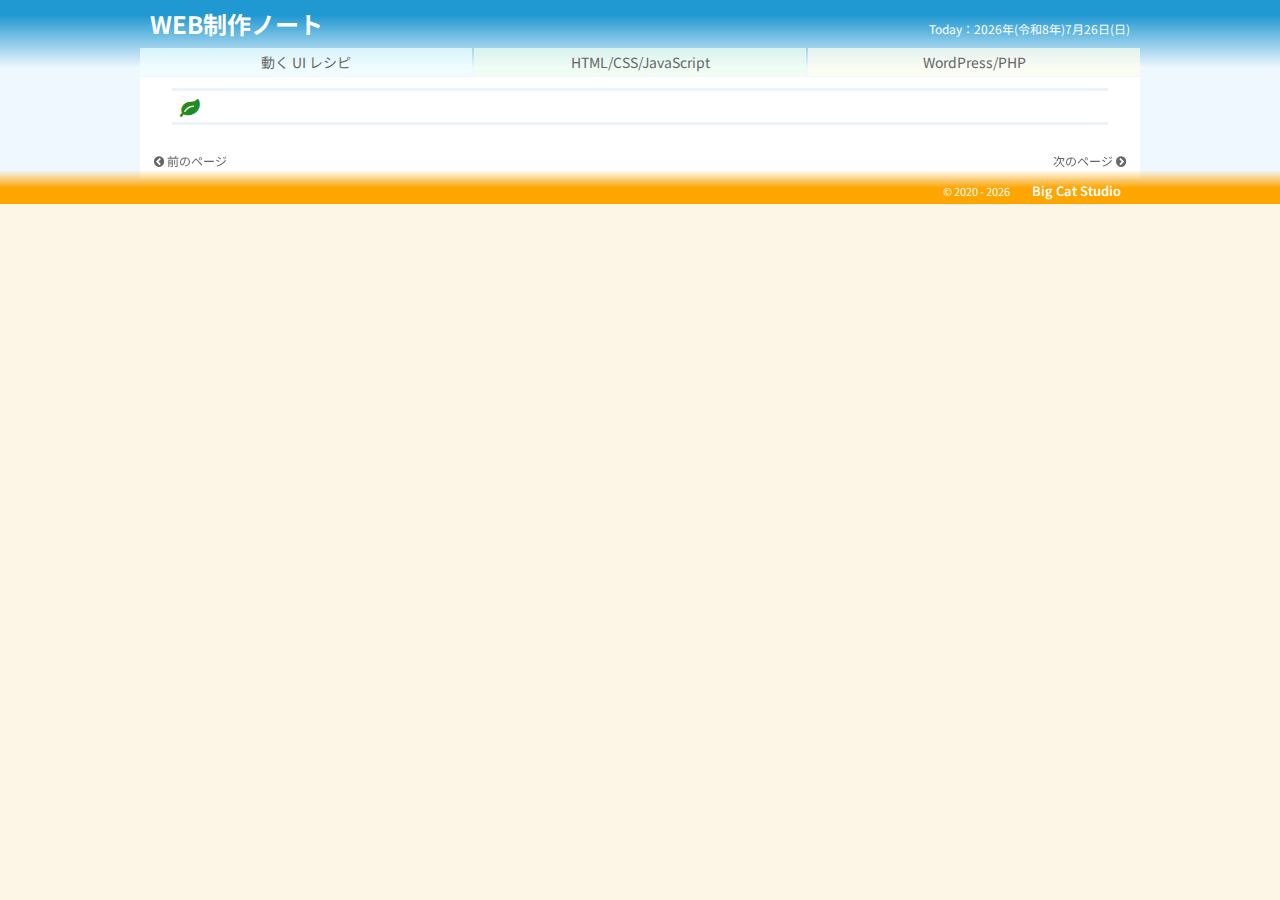
<file: project/html-css-part/テンプレ.html>
<!DOCTYPE html>
<html lang="ja">
<head>
<meta charset="utf-8">
<meta name="viewport" content="width=device-width, initial-scale=1.0">
<title>HTMLCSSJavaScriptテンプレ/WEB制作ネタ帳</title>
<link rel="icon" href="../../tiger-favicon.png" type="image/png">
<link rel="preconnect" href="https://fonts.googleapis.com">
<link rel="preconnect" href="https://fonts.gstatic.com" crossorigin>
<link href="https://fonts.googleapis.com/css2?family=Kiwi+Maru&family=Noto+Sans+JP:wght@100..900&display=swap" rel="stylesheet">
<link rel="stylesheet" href="https://use.fontawesome.com/releases/v5.3.1/css/all.css" integrity="sha384-mzrmE5qonljUremFsqc01SB46JvROS7bZs3IO2EmfFsd15uHvIt+Y8vEf7N7fWAU" crossorigin="anonymous">
<link rel="stylesheet" href="https://maxcdn.bootstrapcdn.com/font-awesome/4.7.0/css/font-awesome.min.css">
<link rel="stylesheet" href="../../css/style-set.css">
<link rel="stylesheet" href="../../css/style-width-height.css">
<link rel="stylesheet" href="../../css/style-margin.css">
<link rel="stylesheet" href="../../css/style-padding.css">
<link rel="stylesheet" href="../../css/style.css">
<script src="../../js/jquery-3.5.1.min.js"></script>
</head>

<body class="html-css-part ">

<header class="header">
  <div class="header-container w-container">
    <div class="h1-today-container">
      <h1>
        <a href="">
          <span class="ja">WEB制作ノート</span>
          <span class="en">Web Production Notebook</span>
        </a>
      </h1>
      
      <div id="header-today"></div>
    </div><!-- /h1-today-container -->

    <nav class="nav nav-container">
      <ul id="menu1" class="disc"><a>動く UI レシピ</a>
        <li><a href="" target="_blank" rel="noopener noreferrer"></a></li>
      </ul>
      <ul id="menu2" class="hyphen"><a>HTML/CSS/JavaScript</a>
        <li><a href="project/html-css-part/clamp-function.html" target="_blank" rel="noopener noreferrer">clump 関数 - レスポンシブフォントサイズジェネ</a></li>
        <li><a href="project/html-css-part/filter-generator.html" target="_blank" rel="noopener noreferrer">filter ジェーネレーター</a></li>
        <li><a href="project/html-css-part/filter-generator-source.html" target="_blank" rel="noopener noreferrer">filter ジェーネレーター ソース</a></li>
        <li><a href="project/html-css-part/button-ui-component-1.html" target="_blank" rel="noopener noreferrer">UI ボタンコンポ１ - トグル 選択ボタン</a></li>
        <li><a href="project/html-css-part/button-ui-component-2.html" target="_blank" rel="noopener noreferrer">UI ボタンコンポ２ - 各種イベントボタン</a></li>
        <li><a href="project/html-css-part/button-ui-component-3.html" target="_blank" rel="noopener noreferrer">UI ボタンコンポ３ – ファイル読込ボタン</a></li>
        <!--
        <li><a href="project/html-css-part/" target="_blank" rel="noopener noreferrer"></a></li>
        -->
      </ul>
      <ul id="menu3" class="hyphen"><a>WordPress/PHP</a>
        <li><a href="" target="_blank" rel="noopener noreferrer"></a></li>
      </ul>
    </nav>
  </div><!-- /header-container -->
</header>

<main class="w-container">
  <section class="content">
    
<h1 class="h1"></h1>

  </section>
</main>

<div class="pager w-container">
  <div class="left">
    <a href=".html"><i class="fa fa-chevron-circle-left"></i> 前のページ</a>
  </div>
  <div class="right">
    <a href=".html">次のページ <i class="fa fa-chevron-circle-right"></i></a>
  </div>
</div>

<footer class="footer">
  <div class="footer-container w-container">
    <span class="year">
      <span class="corp">&copy;</span> 2020 - <span id="thisyear"></span>
    </span>
    <a href="">
      <span class="en">Big Cat Studio</span>
      <span class="ja">おおねこ工房</span>
    </a>
  </div><!-- /footer-container -->
</footer>

<script src="../../js/gettoday.js"></script>
<script src="../../js/getyear.js"></script>
<script src="../../js/season.js"></script>
<script src="../../js/slide-toggle.js"></script>
<script src="../../js/btn-code.js"></script>
</body>
</html>
</file>
<file: css/style-set.css>
@charset "UTF-8";
/* ＝＝＝＝＝＝＝＝＝＝　CSS 基本セット */

/* ========== 非表示 */
/* 非表示存在あり */
.visibility-hidden, .v-hidden {visibility: hidden;}
/* 非表示存在なし */
.none, .display-none, .display_none {display: none;}
/* content なし */
.content-none:before {content: none !important;}
/* ========== ブロックの表示形式 */
.inline {display: inline !important;}
.block {display: block !important;}
.ilb, .inline-b, .inline-block {
	display: inline-block !important;
}
/* フレックス */
.flex, .flex-box {display: flex !important;}

.flex-auto {
  display: flex;
}
.flex-auto > * {
  flex: 1 1 auto;;
}

/* flex 均等幅 */
.flex-wrap-2,
.flex-wrap-3,
.flex-wrap-4,
.flex-wrap-5,
.flex-wrap-6,
.flex-wrap-7,
.flex-wrap-8,
.flex-wrap-9,
.flex-wrap-10 {
  display: flex;
		flex-wrap: wrap;
}
.flex-wrap-2 > * {
  flex: 1 0 calc(50% - 10px); /* 隙間を埋めて、アイテム最大幅：50%、gap 最大値：-10px */
}
.flex-wrap-3 > * {flex: 1 0 calc((100%/3) - 13.33px);} /* アイテム最大幅：100/3%~100%、gap 最大値：-13.33px */
.flex-wrap-4 > * {flex: 1 0 calc(25% - 15px);}
.flex-wrap-5 > * {flex: 1 0 calc(20% - 16px);}
.flex-wrap-6 > * {flex: 1 0 calc(16.67% - 16.67px);}
.flex-wrap-7 > * {flex: 1 0 calc(14.29% - 17.14px);}
.flex-wrap-8 > * {flex: 1 0 calc(12.5% - 17.50px);}
.flex-wrap-9 > * {flex: 1 0 calc(11.11% - 17.78px);}
.flex-wrap-10 > * {flex: 1 0 calc(10% - 18px);}

/* コンテナ幅指定フレックスレイアウト */
/* .flex-wrap-3 > * {flex: 1 0 min(calc((コンテナ幅/3) - 13.33px)),100%;} /* アイテム最大幅：コンテナ幅/3%~100%、gap 最大値：-13.33px */

/* flex 最終アイテムカラム落ち 100% 幅 */
.flex-wrap-2-1-last-fit,
.flex-wrap-3-1-last-fit,
.flex-wrap-4-1-last-fit,
.flex-wrap-5-1-last-fit,
.flex-wrap-6-1-last-fit,
.flex-wrap-7-1-last-fit,
.flex-wrap-8-1-last-fit,
.flex-wrap-9-1-last-fit,
.flex-wrap-10-1-last-fit {
  display: flex;
		flex-wrap: wrap;
		align-items: flex-start;
}
.flex-wrap-2-1-last-fit > * {
  flex: 1 0 calc(50% - 10px); /* -10px → gapマージン */
}
.flex-wrap-3-1-last-fit > * {flex: 1 0 calc(33.33% - 13.33px);}
.flex-wrap-4-1-last-fit > * {flex: 1 0 calc(25% - 15px);}
.flex-wrap-5-1-last-fit > * {flex: 1 0 calc(20% - 16px);}
.flex-wrap-6-1-last-fit > * {flex: 1 0 calc(16.67% - 16.67px);}
.flex-wrap-7-1-last-fit > * {flex: 1 0 calc(14.29% - 17.14px);}
.flex-wrap-8-1-last-fit > * {flex: 1 0 calc(12.5% - 17.50px);}
.flex-wrap-9-1-last-fit > * {flex: 1 0 calc(11.11% - 17.78px);}
.flex-wrap-10-1-last-fit > * {flex: 1 0 calc(10% - 18px);}

/* -- コメントアウト開始 -- */
/* 変数使用 Ver */
/* 最終アイテム100%幅の基盤スタイル */
/*
.flex-wrap-base-last-fit {
  display: flex;
  flex-wrap: wrap;
  align-items: flex-start;
  gap: 20px; /* コンテナにgapを定義 */
/*
}

/* 各アイテムのスタイル (共通化) */
/*
.flex-wrap-base-last-fit > * {
  /* --n-cols にはそのクラスで表示したい1行のアイテム数を設定 */
/*
  flex: 1 1 calc(100% / var(--n-cols) - (var(--n-cols) - 1) * var(--flex-gap) / var(--n-cols));
  /* flex-basis: calc(100% / N - (N - 1) * gap / N) */
/*
}
/* 各カラム数に応じたクラスで、CSS変数を上書き */
/*
.flex-wrap-2-1-last-fit { --n-cols: 2; }
.flex-wrap-3-1-last-fit { --n-cols: 3; }
.flex-wrap-4-1-last-fit { --n-cols: 4; }
.flex-wrap-5-1-last-fit { --n-cols: 5; }
.flex-wrap-6-1-last-fit { --n-cols: 6; }
.flex-wrap-7-1-last-fit { --n-cols: 7; }
.flex-wrap-8-1-last-fit { --n-cols: 8; }
.flex-wrap-9-1-last-fit { --n-cols: 9; }
.flex-wrap-10-1-last-fit { --n-cols: 10; }
/* -- コメントアウト終了 -- */

/* 子要素幅指定 */
.flex-initial {flex: initial;}
.flex-auto {flex: auto;}
.flex-none {flex: none;}
/* 子要素比率 一括 */
.flex-all-1 > * {flex: 1;}
.flex-all-auto > * {flex: auto;} /* 過不足を埋める */
/* 子要素比率 個別 */
.flex-1 {flex: 1;}
.flex-2 {flex: 2;}
.flex-3 {flex: 3;}
.flex-4 {flex: 4;}
.flex-5 {flex: 5;}
.flex-6 {flex: 6;}
.flex-7 {flex: 7;}
.flex-8 {flex: 8;}
.flex-9 {flex: 9;}
.flex-10 {flex: 10;}
/* 子要素比率 一括 % */
.flex-10pc > * {width: 10%;}
.flex-20pc > * {width: 20%;}
.flex-30pc > * {width: 30%;}
.flex-40pc > * {width: 40%;}
.flex-50pc > * {width: 50%;}
/* 子要素比率 個別 % */
.flex-10pc {width: 10%;}
.flex-20pc {width: 20%;}
.flex-30pc {width: 30%;}
.flex-40pc {width: 40%;}
.flex-50pc {width: 50%;}
.flex-60pc {width: 60%;}
.flex-70pc {width: 70%;}
.flex-80pc {width: 80%;}
.flex-90pc {width: 90%;}
/* フレックス折り返し */
.flex-wrap {display: flex; flex-wrap: wrap}
/* フレックス縦並 */
.f-d-c,
.flex-direction-column {
	display: flex;
	flex-direction: column;
}
/* フレックス中央寄せ */
.flex-center {
	display: flex;
	flex-wrap: wrap;
	align-content: center;
}
.flex-center > div {flex: auto;}
/* jc-ac-space-between 主軸交差軸均等　*/
.jc-ac-space-between {
	display: flex;
	flex-wrap: wrap;
	justify-content: space-between;
	align-content: space-between;
}
/* jc-ac-space-around 主軸交差軸両端均等　*/
.jc-ac-space-around {
	display: flex;
	flex-wrap: wrap;
	justify-content: space-around;
	align-content: space-around;
}

/* flex-end 主軸終端 */
.flex-end {display: flex; justify-content: flex-end;}

/* flex-jc-center 中央 */
.flex-jc-center,
.flex-justify-content-center {
  display: flex;
		justify-content: center;
}
/* space-between 主軸均等*/
.space-between {display: flex; justify-content: space-between;}
/* space-around 主軸両端均等 */
.space-around {display: flex; justify-content: space-around;}
/* space-around 均等 */
.space-evenly {display: flex; justify-content: space-evenly;}


/* align-items */
.align-items-flex-start,
.align-items-start,
.flex-start {
	display: flex;
	align-items: flex-start;
}
.ai-flex-end,
.align-items-flex-end,
.align-items-end{
	display: flex;
	align-items: flex-end;
}
.align-items-center {
	display: flex;
	align-items: center;
}
.align-items-stretch {
	display: flex;
	align-items: stretch;
}
.align-items-baseline {
	display: flex;
	align-items: baseline;
}
/* space-between 交差軸均等*/
.ai-space-between {display: flex; align-items: space-between;}
/* space-around 交差軸両端均等 */
.ai-space-around {display: flex; align-items: space-around;}

/* 個別一括位置揃え plece-self */
.place-self-s {place-self: start;}
.place-self-s-c {place-self: start center;}
.place-self-s-e {place-self: start end;}
.place-self-c-s {place-self: center start;}
.place-self-c {place-self: center;}
.place-self-c-e {place-self: center end;}
.place-self-e-s {place-self: end start;}
.place-self-e-c {place-self: end center;}
.place-self-e {place-self: end;}

/* flex アイテムの分配 */
.flex-grow-1 {flex-grow: 1;}

.flex-1 {flex: 1;}

/* ーーーーーーーーーーーーーーーーーーーーーーーーーーーーーー グリッドレイアウト */
.grid {display: grid;}

.grid-wp-note-4 {
  display: grid;
  grid-template-columns: repeat(auto-fit, minmax(230px, 1fr));
}
/* ーーーーーーーーーーーーーーーーーーーー 並列等幅 */
.repeat-2, .gtc-2 {display: grid; grid-template-columns: repeat(2, 1fr);}
.repeat-3, .gtc-3 {display: grid; grid-template-columns: repeat(3, 1fr);}
.repeat-4, .gtc-4 {display: grid; grid-template-columns: repeat(4, 1fr);}
.repeat-5, .gtc-5 {display: grid; grid-template-columns: repeat(5, 1fr);}
.repeat-6, .gtc-6 {display: grid; grid-template-columns: repeat(6, 1fr);}
.repeat-7, .gtc-7 {display: grid; grid-template-columns: repeat(7, 1fr);}
.repeat-8, .gtc-8 {display: grid; grid-template-columns: repeat(8, 1fr);}
.repeat-9, .gtc-9 {display: grid; grid-template-columns: repeat(9, 1fr);}
.repeat-10, .gtc-10 {display: grid; grid-template-columns: repeat(10, 1fr);}
.repeat-11, .gtc-11 {display: grid; grid-template-columns: repeat(11, 1fr);}
.repeat-12, .gtc-12 {display: grid; grid-template-columns: repeat(12, 1fr);}
.repeat-13, .gtc-13 {display: grid; grid-template-columns: repeat(13, 1fr);}
.repeat-14, .gtc-14 {display: grid; grid-template-columns: repeat(14, 1fr);}
.repeat-15, .gtc-15 {display: grid; grid-template-columns: repeat(15, 1fr);}
.repeat-16, .gtc-16 {display: grid; grid-template-columns: repeat(16, 1fr);}
.repeat-17, .gtc-17 {display: grid; grid-template-columns: repeat(17, 1fr);}
.repeat-18, .gtc-18 {display: grid; grid-template-columns: repeat(18, 1fr);}
.repeat-19, .gtc-19 {display: grid; grid-template-columns: repeat(19, 1fr);}
.repeat-20, .gtc-20 {display: grid; grid-template-columns: repeat(20, 1fr);}

/* グリッド重ね合わせ */
.grid-over {
  display: grid;
}
.grid-over > * {
  grid-area: 1 / 1;
}

/* start start */
.grid-over.place-items-start-start { /* 全アイテム */
  place-items: start start;
}
.grid-over .place-self-start-start { /* 個別アイテム */
  place-self: start start;
  z-index: 1;
}

/* center center */
.grid-over.place-items-center-center { /* 全アイテム */
  place-items: center center;
}
.grid-over .place-self-center-center { /* 個別アイテム */
  place-self: center center;
  z-index: 1;
}

/* end end */
.grid-over.place-items-end-end { /* 全アイテム */
  place-items: end end;
}
.grid-over .place-self-end-end { /* 個別アイテム */
  place-self: end end;
  z-index: 1;
}





.gtc-6-4 {display: grid; grid-template-columns: 6fr 4fr;}

/* ＝＝＝＝＝＝＝＝＝＝＝＝＝＝＝＝＝＝＝＝＝＝＝＝＝＝＝＝＝＝
 gap
＝＝＝＝＝＝＝＝＝＝＝＝＝＝＝＝＝＝＝＝＝＝＝＝＝＝＝＝＝＝ */


/* カラム 段組　*/
.columns-2 {column-count: 2;}
.columns-3 {column-count: 3;}
.columns-4 {column-count: 4;}
.columns-5 {column-count: 5;}

/* カラム 段組 間隔 列 */
.column-gap-0, .col-gap-0 {column-gap: 0;}
.column-gap-0_1em, .col-gap-0_1em {column-gap: .1em;}
.column-gap-0_2em, .col-gap-0_2em {column-gap: .2em;}
.column-gap-0_3em, .col-gap-0_3em {column-gap: .3em;}
.column-gap-0_4em, .col-gap-0_4em {column-gap: .4em;}
.column-gap-0_5em, .col-gap-0_5em {column-gap: .5em;}
.column-gap-0_6em, .col-gap-0_6em {column-gap: .6em;}
.column-gap-0_7em, .col-gap-0_7em {column-gap: .7em;}
.column-gap-0_8em, .col-gap-0_8em {column-gap: .8em;}
.column-gap-0_9em, .col-gap-0_9em {column-gap: .9em;}
.column-gap-1em, .col-gap-1em {column-gap: 1em;} /* normal 1em */
.column-gap-1_1em, .col-gap-1_1em {column-gap: 1.1em;}
.column-gap-1_2em, .col-gap-1_2em {column-gap: 1.2em;}
.column-gap-1_3em, .col-gap-1_3em {column-gap: 1.3em;}
.column-gap-1_4em, .col-gap-1_4em {column-gap: 1.4em;}
.column-gap-1_5em, .col-gap-1_5em {column-gap: 1.5em;}
.column-gap-1_6em, .col-gap-1_6em {column-gap: 1.6em;}
.column-gap-1_7em, .col-gap-1_7em {column-gap: 1.7em;}
.column-gap-1_8em, .col-gap-1_8em {column-gap: 1.8em;}
.column-gap-1_9em, .col-gap-1_9em {column-gap: 1.9em;}
.column-gap-2em, .col-gap-2em {column-gap: 2em;}
.column-gap-2_1em, .col-gap-2_1em {column-gap: 2.1em;}
.column-gap-2_2em, .col-gap-2_2em {column-gap: 2.2em;}
.column-gap-2_3em, .col-gap-2_3em {column-gap: 2.3em;}
.column-gap-2_4em, .col-gap-2_4em {column-gap: 2.4em;}
.column-gap-2_5em, .col-gap-2_5em {column-gap: 2.5em;}
.column-gap-2_6em, .col-gap-2_6em {column-gap: 2.6em;}
.column-gap-2_7em, .col-gap-2_7em {column-gap: 2.7em;}
.column-gap-2_8em, .col-gap-2_8em {column-gap: 2.8em;}
.column-gap-2_9em, .col-gap-2_9em {column-gap: 2.9em;}
.column-gap-3em, .col-gap-3em {column-gap: 3em;}
.column-gap-3_1em, .col-gap-3_1em {column-gap: 3.1em;}
.column-gap-3_2em, .col-gap-3_2em {column-gap: 3.2em;}
.column-gap-3_3em, .col-gap-3_3em {column-gap: 3.3em;}
.column-gap-3_4em, .col-gap-3_4em {column-gap: 3.4em;}
.column-gap-3_5em, .col-gap-3_5em {column-gap: 3.5em;}
.column-gap-3_6em, .col-gap-3_6em {column-gap: 3.6em;}
.column-gap-3_7em, .col-gap-3_7em {column-gap: 3.7em;}
.column-gap-3_8em, .col-gap-3_8em {column-gap: 3.8em;}
.column-gap-3_9em, .col-gap-3_9em {column-gap: 3.9em;}
.column-gap-4em, .col-gap-4em {column-gap: 4em;}
.column-gap-4_1em, .col-gap-4_1em {column-gap: 4.1em;}
.column-gap-4_2em, .col-gap-4_2em {column-gap: 4.2em;}
.column-gap-4_3em, .col-gap-4_3em {column-gap: 4.3em;}
.column-gap-4_4em, .col-gap-4_4em {column-gap: 4.4em;}
.column-gap-4_5em, .col-gap-4_5em {column-gap: 4.5em;}
.column-gap-4_6em, .col-gap-4_6em {column-gap: 4.6em;}
.column-gap-4_7em, .col-gap-4_7em {column-gap: 4.7em;}
.column-gap-4_8em, .col-gap-4_8em {column-gap: 4.8em;}
.column-gap-4_9em, .col-gap-4_9em {column-gap: 4.9em;}
.column-gap-5em, .col-gap-5em {column-gap: 5em;}
.column-gap-5_1em, .col-gap-5_1em {column-gap: 5.1em;}
.column-gap-5_2em, .col-gap-5_2em {column-gap: 5.2em;}
.column-gap-5_3em, .col-gap-5_3em {column-gap: 5.3em;}
.column-gap-5_4em, .col-gap-5_4em {column-gap: 5.4em;}
.column-gap-5_5em, .col-gap-5_5em {column-gap: 5.5em;}
.column-gap-5_6em, .col-gap-5_6em {column-gap: 5.6em;}
.column-gap-5_7em, .col-gap-5_7em {column-gap: 5.7em;}
.column-gap-5_8em, .col-gap-5_8em {column-gap: 5.8em;}
.column-gap-5_9em, .col-gap-5_9em {column-gap: 5.9em;}
.column-gap-6em, .col-gap-6em {column-gap: 6em;}
/* rem*/
.gap-0 {gap: 0 !important;}
.gap-0_05 {gap: 0.05rem !important;}
.gap-0_1 {gap: 0.1rem !important;}
.gap-0_2 {gap: 0.2rem !important;}
.gap-0_3 {gap: 0.3rem !important;}
.gap-0_4 {gap: 0.4rem !important;}
.gap-0_5 {gap: 0.5rem !important;}
.gap-0_55 {gap: 0.55rem !important;}
.gap-0_6 {gap: 0.6rem !important;}
.gap-0_7 {gap: 0.7rem !important;}
.gap-0_8 {gap: 0.8rem !important;}
.gap-0_9 {gap: 0.9rem !important;}
.gap-0_95 {gap: 0.95rem !important;}
.gap-1 {gap: 1rem !important;}
.gap-1_1 {gap: 1.1rem !important;}
.gap-1_2 {gap: 1.2rem !important;}
.gap-1_25 {gap: 1.25rem !important;}
.gap-1_3 {gap: 1.3rem !important;}
.gap-1_4 {gap: 1.4rem !important;}
.gap-1_5 {gap: 1.5rem !important;}
.gap-1_6 {gap: 1.6rem !important;}
.gap-1_7 {gap: 1.7rem !important;}
.gap-1_8 {gap: 1.8rem !important;}
.gap-1_9 {gap: 1.9rem !important;}
.gap-1_95 {gap: 1.95rem !important;}
.gap-2 {gap: 2rem !important;}
.gap-2_05 {gap: 2.05rem !important;}
.gap-2_1 {gap: 2.1rem !important;}
.gap-2_2 {gap: 2.2rem !important;}
.gap-2_3 {gap: 2.3rem !important;}
.gap-2_4 {gap: 2.4rem !important;}
.gap-2_5 {gap: 2.5rem !important;}
.gap-2_6 {gap: 2.6rem !important;}
.gap-2_7 {gap: 2.7rem !important;}
.gap-2_8 {gap: 2.8rem !important;}
.gap-2_9 {gap: 2.9rem !important;}
.gap-3 {gap: 3rem !important;}
.gap-3_1 {gap: 3.1rem !important;}
.gap-3_2 {gap: 3.2rem !important;}
.gap-3_3 {gap: 3.3rem !important;}
.gap-3_4 {gap: 3.4rem !important;}
.gap-3_5 {gap: 3.5rem !important;}
.gap-3_6 {gap: 3.6rem !important;}
.gap-3_7 {gap: 3.7rem !important;}
.gap-3_8 {gap: 3.8rem !important;}
.gap-3_9 {gap: 3.9rem !important;}
.gap-4 {gap: 4rem !important;}
.gap-4_1 {gap: 4.1rem !important;}
.gap-4_2 {gap: 4.2rem !important;}
.gap-4_3 {gap: 4.3rem !important;}
.gap-4_4 {gap: 4.4rem !important;}
.gap-4_5 {gap: 4.5rem !important;}
.gap-4_6 {gap: 4.6rem !important;}
.gap-4_7 {gap: 4.7rem !important;}
.gap-4_8 {gap: 4.8rem !important;}
.gap-4_9 {gap: 4.9rem !important;}
.gap-5 {gap: 5rem !important;}
.gap-5_1 {gap: 5.1rem !important;}
.gap-5_2 {gap: 5.2rem !important;}
.gap-5_3 {gap: 5.3rem !important;}
.gap-5_4 {gap: 5.4rem !important;}
.gap-5_5 {gap: 5.5rem !important;}
.gap-5_6 {gap: 5.6rem !important;}
.gap-5_7 {gap: 5.7rem !important;}
.gap-5_8 {gap: 5.8rem !important;}
.gap-5_9 {gap: 5.9rem !important;}
.gap-6 {gap: 6rem !important;}
.gap-6_1 {gap: 6.1rem !important;}
.gap-6_2 {gap: 6.2rem !important;}
.gap-6_3 {gap: 6.3rem !important;}
.gap-6_4 {gap: 6.4rem !important;}
.gap-6_5 {gap: 6.5rem !important;}
.gap-6_6 {gap: 6.6rem !important;}
.gap-6_7 {gap: 6.7rem !important;}
.gap-6_8 {gap: 6.8rem !important;}
.gap-6_9 {gap: 6.9rem !important;}
.gap-7 {gap: 7rem !important;}
.gap-7_1 {gap: 7.1rem !important;}
.gap-7_2 {gap: 7.2rem !important;}
.gap-7_3 {gap: 7.3rem !important;}
.gap-7_4 {gap: 7.4rem !important;}
.gap-7_5 {gap: 7.5rem !important;}
.gap-7_6 {gap: 7.6rem !important;}
.gap-7_7 {gap: 7.7rem !important;}
.gap-7_8 {gap: 7.8rem !important;}
.gap-7_9 {gap: 7.9rem !important;}
.gap-8 {gap: 8rem !important;}
.gap-8_1 {gap: 8.1rem !important;}
.gap-8_2 {gap: 8.2rem !important;}
.gap-8_3 {gap: 8.3rem !important;}
.gap-8_4 {gap: 8.4rem !important;}
.gap-8_5 {gap: 8.5rem !important;}
.gap-8_6 {gap: 8.6rem !important;}
.gap-8_7 {gap: 8.7rem !important;}
.gap-8_8 {gap: 8.8rem !important;}
.gap-8_9 {gap: 8.9rem !important;}
.gap-9 {gap: 9rem !important;}
.gap-9_1 {gap: 9.1rem !important;}
.gap-9_2 {gap: 9.2rem !important;}
.gap-9_3 {gap: 9.3rem !important;}
.gap-9_4 {gap: 9.4rem !important;}
.gap-9_5 {gap: 9.5rem !important;}
.gap-9_6 {gap: 9.6rem !important;}
.gap-9_7 {gap: 9.7rem !important;}
.gap-9_8 {gap: 9.8rem !important;}
.gap-9_9 {gap: 9.9rem !important;}
.gap-10 {gap: 10rem !important;}
/* em */
.gap-0 {gap: 0 !important;}
.gap-0_05em {gap: 0.05em !important;}
.gap-0_1em {gap: 0.1em !important;}
.gap-0_2em {gap: 0.2em !important;}
.gap-0_3em {gap: 0.3em !important;}
.gap-0_4em {gap: 0.4em !important;}
.gap-0_5em {gap: 0.5em !important;}
.gap-0_55em {gap: 0.55em !important;}
.gap-0_6em {gap: 0.6em !important;}
.gap-0_7em {gap: 0.7em !important;}
.gap-0_8em {gap: 0.8em !important;}
.gap-0_9em {gap: 0.9em !important;}
.gap-0_95em {gap: 0.95em !important;}
.gap-1em {gap: 1em !important;}
.gap-1_1em {gap: 1.1em !important;}
.gap-1_2em {gap: 1.2em !important;}
.gap-1_25em {gap: 1.25em !important;}
.gap-1_3em {gap: 1.3em !important;}
.gap-1_4em {gap: 1.4em !important;}
.gap-1_5em {gap: 1.5em !important;}
.gap-1_6em {gap: 1.6em !important;}
.gap-1_7em {gap: 1.7em !important;}
.gap-1_8em {gap: 1.8em !important;}
.gap-1_9em {gap: 1.9em !important;}
.gap-1_95em {gap: 1.95em !important;}
.gap-2em {gap: 2em !important;}
.gap-2_05em {gap: 2.05em !important;}
.gap-2_1em {gap: 2.1em !important;}
.gap-2_2em {gap: 2.2em !important;}
.gap-2_3em {gap: 2.3em !important;}
.gap-2_4em {gap: 2.4em !important;}
.gap-2_5em {gap: 2.5em !important;}
.gap-2_6em {gap: 2.6em !important;}
.gap-2_7em {gap: 2.7em !important;}
.gap-2_8em {gap: 2.8em !important;}
.gap-2_9em {gap: 2.9em !important;}
.gap-3em {gap: 3em !important;}
.gap-3_1em {gap: 3.1em !important;}
.gap-3_2em {gap: 3.2em !important;}
.gap-3_3em {gap: 3.3em !important;}
.gap-3_4em {gap: 3.4em !important;}
.gap-3_5em {gap: 3.5em !important;}
.gap-3_6em {gap: 3.6em !important;}
.gap-3_7em {gap: 3.7em !important;}
.gap-3_8em {gap: 3.8em !important;}
.gap-3_9em {gap: 3.9em !important;}
.gap-4em {gap: 4em !important;}
.gap-4_1em {gap: 4.1em !important;}
.gap-4_2em {gap: 4.2em !important;}
.gap-4_3em {gap: 4.3em !important;}
.gap-4_4em {gap: 4.4em !important;}
.gap-4_5em {gap: 4.5em !important;}
.gap-4_6em {gap: 4.6em !important;}
.gap-4_7em {gap: 4.7em !important;}
.gap-4_8em {gap: 4.8em !important;}
.gap-4_9em {gap: 4.9em !important;}
.gap-5em {gap: 5em !important;}
.gap-5_1em {gap: 5.1em !important;}
.gap-5_2em {gap: 5.2em !important;}
.gap-5_3em {gap: 5.3em !important;}
.gap-5_4em {gap: 5.4em !important;}
.gap-5_5em {gap: 5.5em !important;}
.gap-5_6em {gap: 5.6em !important;}
.gap-5_7em {gap: 5.7em !important;}
.gap-5_8em {gap: 5.8em !important;}
.gap-5_9em {gap: 5.9em !important;}
.gap-6em {gap: 6em !important;}
.gap-6_1em {gap: 6.1em !important;}
.gap-6_2em {gap: 6.2em !important;}
.gap-6_3em {gap: 6.3em !important;}
.gap-6_4em {gap: 6.4em !important;}
.gap-6_5em {gap: 6.5em !important;}
.gap-6_6em {gap: 6.6em !important;}
.gap-6_7em {gap: 6.7em !important;}
.gap-6_8em {gap: 6.8em !important;}
.gap-6_9em {gap: 6.9em !important;}
.gap-7em {gap: 7em !important;}
.gap-7_1em {gap: 7.1em !important;}
.gap-7_2em {gap: 7.2em !important;}
.gap-7_3em {gap: 7.3em !important;}
.gap-7_4em {gap: 7.4em !important;}
.gap-7_5em {gap: 7.5em !important;}
.gap-7_6em {gap: 7.6em !important;}
.gap-7_7em {gap: 7.7em !important;}
.gap-7_8em {gap: 7.8em !important;}
.gap-7_9em {gap: 7.9em !important;}
.gap-8em {gap: 8em !important;}
.gap-8_1em {gap: 8.1em !important;}
.gap-8_2em {gap: 8.2em !important;}
.gap-8_3em {gap: 8.3em !important;}
.gap-8_4em {gap: 8.4em !important;}
.gap-8_5em {gap: 8.5em !important;}
.gap-8_6em {gap: 8.6em !important;}
.gap-8_7em {gap: 8.7em !important;}
.gap-8_8em {gap: 8.8em !important;}
.gap-8_9em {gap: 8.9em !important;}
.gap-9em {gap: 9em !important;}
.gap-9_1em {gap: 9.1em !important;}
.gap-9_2em {gap: 9.2em !important;}
.gap-9_3em {gap: 9.3em !important;}
.gap-9_4em {gap: 9.4em !important;}
.gap-9_5em {gap: 9.5em !important;}
.gap-9_6em {gap: 9.6em !important;}
.gap-9_7em {gap: 9.7em !important;}
.gap-9_8em {gap: 9.8em !important;}
.gap-9_9em {gap: 9.9em !important;}
.gap-10em {gap: 10em !important;}

/* gap px ------------------------------ */
.gap-0 {gap: 0px !important;}
.gap-1px {gap: 1px !important;}
.gap-2px {gap: 2px !important;}
.gap-3px {gap: 3px !important;}
.gap-4px {gap: 4px !important;}
.gap-5px {gap: 5px !important;}
.gap-6px {gap: 6px !important;}
.gap-7px {gap: 7px !important;}
.gap-8px {gap: 8px !important;}
.gap-9px {gap: 9px !important;}
.gap-10px {gap: 10px !important;}
.gap-11px {gap: 11px !important;}
.gap-12px {gap: 12px !important;}
.gap-13px {gap: 13px !important;}
.gap-14px {gap: 14px !important;}
.gap-15px {gap: 15px !important;}
.gap-16px {gap: 16px !important;}
.gap-17px {gap: 17px !important;}
.gap-18px {gap: 18px !important;}
.gap-19px {gap: 19px !important;}
.gap-20px {gap: 20px !important;}
.gap-21px {gap: 21px !important;}
.gap-22px {gap: 22px !important;}
.gap-23px {gap: 23px !important;}
.gap-24px {gap: 24px !important;}
.gap-25px {gap: 25px !important;}
.gap-26px {gap: 26px !important;}
.gap-27px {gap: 27px !important;}
.gap-28px {gap: 28px !important;}
.gap-29px {gap: 29px !important;}
.gap-30px {gap: 30px !important;}
.gap-31px {gap: 31px !important;}
.gap-32px {gap: 32px !important;}
.gap-33px {gap: 33px !important;}
.gap-34px {gap: 34px !important;}
.gap-35px {gap: 35px !important;}
.gap-36px {gap: 36px !important;}
.gap-37px {gap: 37px !important;}
.gap-38px {gap: 38px !important;}
.gap-39px {gap: 39px !important;}
.gap-40px {gap: 40px !important;}
.gap-41px {gap: 41px !important;}
.gap-42px {gap: 42px !important;}
.gap-43px {gap: 43px !important;}
.gap-44px {gap: 44px !important;}
.gap-45px {gap: 45px !important;}
.gap-46px {gap: 46px !important;}
.gap-47px {gap: 47px !important;}
.gap-48px {gap: 48px !important;}
.gap-49px {gap: 49px !important;}
.gap-50px {gap: 50px !important;}
.gap-51px {gap: 51px !important;}
.gap-52px {gap: 52px !important;}
.gap-53px {gap: 53px !important;}
.gap-54px {gap: 54px !important;}
.gap-55px {gap: 55px !important;}
.gap-56px {gap: 56px !important;}
.gap-57px {gap: 57px !important;}
.gap-58px {gap: 58px !important;}
.gap-59px {gap: 59px !important;}
.gap-60px {gap: 60px !important;}
.gap-61px {gap: 61px !important;}
.gap-62px {gap: 62px !important;}
.gap-63px {gap: 63px !important;}
.gap-64px {gap: 64px !important;}
.gap-65px {gap: 65px !important;}
.gap-66px {gap: 66px !important;}
.gap-67px {gap: 67px !important;}
.gap-68px {gap: 68px !important;}
.gap-69px {gap: 69px !important;}
.gap-70px {gap: 70px !important;}
.gap-71px {gap: 71px !important;}
.gap-72px {gap: 72px !important;}
.gap-73px {gap: 73px !important;}
.gap-74px {gap: 74px !important;}
.gap-75px {gap: 75px !important;}
.gap-76px {gap: 76px !important;}
.gap-77px {gap: 77px !important;}
.gap-78px {gap: 78px !important;}
.gap-79px {gap: 79px !important;}
.gap-80px {gap: 80px !important;}
.gap-81px {gap: 81px !important;}
.gap-82px {gap: 82px !important;}
.gap-83px {gap: 83px !important;}
.gap-84px {gap: 84px !important;}
.gap-85px {gap: 85px !important;}
.gap-86px {gap: 86px !important;}
.gap-87px {gap: 87px !important;}
.gap-88px {gap: 88px !important;}
.gap-89px {gap: 89px !important;}
.gap-90px {gap: 90px !important;}
.gap-91px {gap: 91px !important;}
.gap-92px {gap: 92px !important;}
.gap-93px {gap: 93px !important;}
.gap-94px {gap: 94px !important;}
.gap-95px {gap: 95px !important;}
.gap-96px {gap: 96px !important;}
.gap-97px {gap: 97px !important;}
.gap-98px {gap: 98px !important;}
.gap-99px {gap: 99px !important;}
.gap-100px {gap: 100px !important;}

/* gap vw ------------------------------ */
.gap-1vw {gap: 1vw !important;}
.gap-2vw {gap: 2vw !important;}
.gap-3vw {gap: 3vw !important;}
.gap-4vw {gap: 4vw !important;}
.gap-5vw {gap: 5vw !important;}
.gap-6vw {gap: 6vw !important;}
.gap-7vw {gap: 7vw !important;}
.gap-8vw {gap: 8vw !important;}
.gap-9vw {gap: 9vw !important;}
.gap-10vw {gap: 10vw !important;}
.gap-11vw {gap: 11vw !important;}
.gap-12vw {gap: 12vw !important;}
.gap-13vw {gap: 13vw !important;}
.gap-14vw {gap: 14vw !important;}
.gap-15vw {gap: 15vw !important;}
.gap-16vw {gap: 16vw !important;}
.gap-17vw {gap: 17vw !important;}
.gap-18vw {gap: 18vw !important;}
.gap-19vw {gap: 19vw !important;}
.gap-20vw {gap: 20vw !important;}
.gap-21vw {gap: 21vw !important;}
.gap-22vw {gap: 22vw !important;}
.gap-23vw {gap: 23vw !important;}
.gap-24vw {gap: 24vw !important;}
.gap-25vw {gap: 25vw !important;}
.gap-26vw {gap: 26vw !important;}
.gap-27vw {gap: 27vw !important;}
.gap-28vw {gap: 28vw !important;}
.gap-29vw {gap: 29vw !important;}
.gap-30vw {gap: 30vw !important;}
.gap-31vw {gap: 31vw !important;}
.gap-32vw {gap: 32vw !important;}
.gap-33vw {gap: 33vw !important;}
.gap-34vw {gap: 34vw !important;}
.gap-35vw {gap: 35vw !important;}
.gap-36vw {gap: 36vw !important;}
.gap-37vw {gap: 37vw !important;}
.gap-38vw {gap: 38vw !important;}
.gap-39vw {gap: 39vw !important;}
.gap-40vw {gap: 40vw !important;}
.gap-41vw {gap: 41vw !important;}
.gap-42vw {gap: 42vw !important;}
.gap-43vw {gap: 43vw !important;}
.gap-44vw {gap: 44vw !important;}
.gap-45vw {gap: 45vw !important;}
.gap-46vw {gap: 46vw !important;}
.gap-47vw {gap: 47vw !important;}
.gap-48vw {gap: 48vw !important;}
.gap-49vw {gap: 49vw !important;}
.gap-50vw {gap: 50vw !important;}
.gap-51vw {gap: 51vw !important;}
.gap-52vw {gap: 52vw !important;}
.gap-53vw {gap: 53vw !important;}
.gap-54vw {gap: 54vw !important;}
.gap-55vw {gap: 55vw !important;}
.gap-56vw {gap: 56vw !important;}
.gap-57vw {gap: 57vw !important;}
.gap-58vw {gap: 58vw !important;}
.gap-59vw {gap: 59vw !important;}
.gap-60vw {gap: 60vw !important;}
.gap-61vw {gap: 61vw !important;}
.gap-62vw {gap: 62vw !important;}
.gap-63vw {gap: 63vw !important;}
.gap-64vw {gap: 64vw !important;}
.gap-65vw {gap: 65vw !important;}
.gap-66vw {gap: 66vw !important;}
.gap-67vw {gap: 67vw !important;}
.gap-68vw {gap: 68vw !important;}
.gap-69vw {gap: 69vw !important;}
.gap-70vw {gap: 70vw !important;}
.gap-71vw {gap: 71vw !important;}
.gap-72vw {gap: 72vw !important;}
.gap-73vw {gap: 73vw !important;}
.gap-74vw {gap: 74vw !important;}
.gap-75vw {gap: 75vw !important;}
.gap-76vw {gap: 76vw !important;}
.gap-77vw {gap: 77vw !important;}
.gap-78vw {gap: 78vw !important;}
.gap-79vw {gap: 79vw !important;}
.gap-80vw {gap: 80vw !important;}
.gap-81vw {gap: 81vw !important;}
.gap-82vw {gap: 82vw !important;}
.gap-83vw {gap: 83vw !important;}
.gap-84vw {gap: 84vw !important;}
.gap-85vw {gap: 85vw !important;}
.gap-86vw {gap: 86vw !important;}
.gap-87vw {gap: 87vw !important;}
.gap-88vw {gap: 88vw !important;}
.gap-89vw {gap: 89vw !important;}
.gap-90vw {gap: 90vw !important;}
.gap-91vw {gap: 91vw !important;}
.gap-92vw {gap: 92vw !important;}
.gap-93vw {gap: 93vw !important;}
.gap-94vw {gap: 94vw !important;}
.gap-95vw {gap: 95vw !important;}
.gap-96vw {gap: 96vw !important;}
.gap-97vw {gap: 97vw !important;}
.gap-98vw {gap: 98vw !important;}
.gap-99vw {gap: 99vw !important;}
.gap-100vw {gap: 100vw !important;}

/* column-gap vw ------------------------------ */
.column-gap-1vw {column-gap: 1vw !important;}
.column-gap-2vw {column-gap: 2vw !important;}
.column-gap-3vw {column-gap: 3vw !important;}
.column-gap-4vw {column-gap: 4vw !important;}
.column-gap-5vw {column-gap: 5vw !important;}
.column-gap-6vw {column-gap: 6vw !important;}
.column-gap-7vw {column-gap: 7vw !important;}
.column-gap-8vw {column-gap: 8vw !important;}
.column-gap-9vw {column-gap: 9vw !important;}
.column-gap-10vw {column-gap: 10vw !important;}
.column-gap-11vw {column-gap: 11vw !important;}
.column-gap-12vw {column-gap: 12vw !important;}
.column-gap-13vw {column-gap: 13vw !important;}
.column-gap-14vw {column-gap: 14vw !important;}
.column-gap-15vw {column-gap: 15vw !important;}
.column-gap-16vw {column-gap: 16vw !important;}
.column-gap-17vw {column-gap: 17vw !important;}
.column-gap-18vw {column-gap: 18vw !important;}
.column-gap-19vw {column-gap: 19vw !important;}
.column-gap-20vw {column-gap: 20vw !important;}
.column-gap-21vw {column-gap: 21vw !important;}
.column-gap-22vw {column-gap: 22vw !important;}
.column-gap-23vw {column-gap: 23vw !important;}
.column-gap-24vw {column-gap: 24vw !important;}
.column-gap-25vw {column-gap: 25vw !important;}
.column-gap-26vw {column-gap: 26vw !important;}
.column-gap-27vw {column-gap: 27vw !important;}
.column-gap-28vw {column-gap: 28vw !important;}
.column-gap-29vw {column-gap: 29vw !important;}
.column-gap-30vw {column-gap: 30vw !important;}
.column-gap-31vw {column-gap: 31vw !important;}
.column-gap-32vw {column-gap: 32vw !important;}
.column-gap-33vw {column-gap: 33vw !important;}
.column-gap-34vw {column-gap: 34vw !important;}
.column-gap-35vw {column-gap: 35vw !important;}
.column-gap-36vw {column-gap: 36vw !important;}
.column-gap-37vw {column-gap: 37vw !important;}
.column-gap-38vw {column-gap: 38vw !important;}
.column-gap-39vw {column-gap: 39vw !important;}
.column-gap-40vw {column-gap: 40vw !important;}
.column-gap-41vw {column-gap: 41vw !important;}
.column-gap-42vw {column-gap: 42vw !important;}
.column-gap-43vw {column-gap: 43vw !important;}
.column-gap-44vw {column-gap: 44vw !important;}
.column-gap-45vw {column-gap: 45vw !important;}
.column-gap-46vw {column-gap: 46vw !important;}
.column-gap-47vw {column-gap: 47vw !important;}
.column-gap-48vw {column-gap: 48vw !important;}
.column-gap-49vw {column-gap: 49vw !important;}
.column-gap-50vw {column-gap: 50vw !important;}
.column-gap-51vw {column-gap: 51vw !important;}
.column-gap-52vw {column-gap: 52vw !important;}
.column-gap-53vw {column-gap: 53vw !important;}
.column-gap-54vw {column-gap: 54vw !important;}
.column-gap-55vw {column-gap: 55vw !important;}
.column-gap-56vw {column-gap: 56vw !important;}
.column-gap-57vw {column-gap: 57vw !important;}
.column-gap-58vw {column-gap: 58vw !important;}
.column-gap-59vw {column-gap: 59vw !important;}
.column-gap-60vw {column-gap: 60vw !important;}
.column-gap-61vw {column-gap: 61vw !important;}
.column-gap-62vw {column-gap: 62vw !important;}
.column-gap-63vw {column-gap: 63vw !important;}
.column-gap-64vw {column-gap: 64vw !important;}
.column-gap-65vw {column-gap: 65vw !important;}
.column-gap-66vw {column-gap: 66vw !important;}
.column-gap-67vw {column-gap: 67vw !important;}
.column-gap-68vw {column-gap: 68vw !important;}
.column-gap-69vw {column-gap: 69vw !important;}
.column-gap-70vw {column-gap: 70vw !important;}
.column-gap-71vw {column-gap: 71vw !important;}
.column-gap-72vw {column-gap: 72vw !important;}
.column-gap-73vw {column-gap: 73vw !important;}
.column-gap-74vw {column-gap: 74vw !important;}
.column-gap-75vw {column-gap: 75vw !important;}
.column-gap-76vw {column-gap: 76vw !important;}
.column-gap-77vw {column-gap: 77vw !important;}
.column-gap-78vw {column-gap: 78vw !important;}
.column-gap-79vw {column-gap: 79vw !important;}
.column-gap-80vw {column-gap: 80vw !important;}
.column-gap-81vw {column-gap: 81vw !important;}
.column-gap-82vw {column-gap: 82vw !important;}
.column-gap-83vw {column-gap: 83vw !important;}
.column-gap-84vw {column-gap: 84vw !important;}
.column-gap-85vw {column-gap: 85vw !important;}
.column-gap-86vw {column-gap: 86vw !important;}
.column-gap-87vw {column-gap: 87vw !important;}
.column-gap-88vw {column-gap: 88vw !important;}
.column-gap-89vw {column-gap: 89vw !important;}
.column-gap-90vw {column-gap: 90vw !important;}
.column-gap-91vw {column-gap: 91vw !important;}
.column-gap-92vw {column-gap: 92vw !important;}
.column-gap-93vw {column-gap: 93vw !important;}
.column-gap-94vw {column-gap: 94vw !important;}
.column-gap-95vw {column-gap: 95vw !important;}
.column-gap-96vw {column-gap: 96vw !important;}
.column-gap-97vw {column-gap: 97vw !important;}
.column-gap-98vw {column-gap: 98vw !important;}
.column-gap-99vw {column-gap: 99vw !important;}
.column-gap-100vw {column-gap: 100vw !important;}

/* row-gap vw ------------------------------ */
.row-gap-1vw {row-gap: 1vw !important;}
.row-gap-2vw {row-gap: 2vw !important;}
.row-gap-3vw {row-gap: 3vw !important;}
.row-gap-4vw {row-gap: 4vw !important;}
.row-gap-5vw {row-gap: 5vw !important;}
.row-gap-6vw {row-gap: 6vw !important;}
.row-gap-7vw {row-gap: 7vw !important;}
.row-gap-8vw {row-gap: 8vw !important;}
.row-gap-9vw {row-gap: 9vw !important;}
.row-gap-10vw {row-gap: 10vw !important;}
.row-gap-11vw {row-gap: 11vw !important;}
.row-gap-12vw {row-gap: 12vw !important;}
.row-gap-13vw {row-gap: 13vw !important;}
.row-gap-14vw {row-gap: 14vw !important;}
.row-gap-15vw {row-gap: 15vw !important;}
.row-gap-16vw {row-gap: 16vw !important;}
.row-gap-17vw {row-gap: 17vw !important;}
.row-gap-18vw {row-gap: 18vw !important;}
.row-gap-19vw {row-gap: 19vw !important;}
.row-gap-20vw {row-gap: 20vw !important;}
.row-gap-21vw {row-gap: 21vw !important;}
.row-gap-22vw {row-gap: 22vw !important;}
.row-gap-23vw {row-gap: 23vw !important;}
.row-gap-24vw {row-gap: 24vw !important;}
.row-gap-25vw {row-gap: 25vw !important;}
.row-gap-26vw {row-gap: 26vw !important;}
.row-gap-27vw {row-gap: 27vw !important;}
.row-gap-28vw {row-gap: 28vw !important;}
.row-gap-29vw {row-gap: 29vw !important;}
.row-gap-30vw {row-gap: 30vw !important;}
.row-gap-31vw {row-gap: 31vw !important;}
.row-gap-32vw {row-gap: 32vw !important;}
.row-gap-33vw {row-gap: 33vw !important;}
.row-gap-34vw {row-gap: 34vw !important;}
.row-gap-35vw {row-gap: 35vw !important;}
.row-gap-36vw {row-gap: 36vw !important;}
.row-gap-37vw {row-gap: 37vw !important;}
.row-gap-38vw {row-gap: 38vw !important;}
.row-gap-39vw {row-gap: 39vw !important;}
.row-gap-40vw {row-gap: 40vw !important;}
.row-gap-41vw {row-gap: 41vw !important;}
.row-gap-42vw {row-gap: 42vw !important;}
.row-gap-43vw {row-gap: 43vw !important;}
.row-gap-44vw {row-gap: 44vw !important;}
.row-gap-45vw {row-gap: 45vw !important;}
.row-gap-46vw {row-gap: 46vw !important;}
.row-gap-47vw {row-gap: 47vw !important;}
.row-gap-48vw {row-gap: 48vw !important;}
.row-gap-49vw {row-gap: 49vw !important;}
.row-gap-50vw {row-gap: 50vw !important;}
.row-gap-51vw {row-gap: 51vw !important;}
.row-gap-52vw {row-gap: 52vw !important;}
.row-gap-53vw {row-gap: 53vw !important;}
.row-gap-54vw {row-gap: 54vw !important;}
.row-gap-55vw {row-gap: 55vw !important;}
.row-gap-56vw {row-gap: 56vw !important;}
.row-gap-57vw {row-gap: 57vw !important;}
.row-gap-58vw {row-gap: 58vw !important;}
.row-gap-59vw {row-gap: 59vw !important;}
.row-gap-60vw {row-gap: 60vw !important;}
.row-gap-61vw {row-gap: 61vw !important;}
.row-gap-62vw {row-gap: 62vw !important;}
.row-gap-63vw {row-gap: 63vw !important;}
.row-gap-64vw {row-gap: 64vw !important;}
.row-gap-65vw {row-gap: 65vw !important;}
.row-gap-66vw {row-gap: 66vw !important;}
.row-gap-67vw {row-gap: 67vw !important;}
.row-gap-68vw {row-gap: 68vw !important;}
.row-gap-69vw {row-gap: 69vw !important;}
.row-gap-70vw {row-gap: 70vw !important;}
.row-gap-71vw {row-gap: 71vw !important;}
.row-gap-72vw {row-gap: 72vw !important;}
.row-gap-73vw {row-gap: 73vw !important;}
.row-gap-74vw {row-gap: 74vw !important;}
.row-gap-75vw {row-gap: 75vw !important;}
.row-gap-76vw {row-gap: 76vw !important;}
.row-gap-77vw {row-gap: 77vw !important;}
.row-gap-78vw {row-gap: 78vw !important;}
.row-gap-79vw {row-gap: 79vw !important;}
.row-gap-80vw {row-gap: 80vw !important;}
.row-gap-81vw {row-gap: 81vw !important;}
.row-gap-82vw {row-gap: 82vw !important;}
.row-gap-83vw {row-gap: 83vw !important;}
.row-gap-84vw {row-gap: 84vw !important;}
.row-gap-85vw {row-gap: 85vw !important;}
.row-gap-86vw {row-gap: 86vw !important;}
.row-gap-87vw {row-gap: 87vw !important;}
.row-gap-88vw {row-gap: 88vw !important;}
.row-gap-89vw {row-gap: 89vw !important;}
.row-gap-90vw {row-gap: 90vw !important;}
.row-gap-91vw {row-gap: 91vw !important;}
.row-gap-92vw {row-gap: 92vw !important;}
.row-gap-93vw {row-gap: 93vw !important;}
.row-gap-94vw {row-gap: 94vw !important;}
.row-gap-95vw {row-gap: 95vw !important;}
.row-gap-96vw {row-gap: 96vw !important;}
.row-gap-97vw {row-gap: 97vw !important;}
.row-gap-98vw {row-gap: 98vw !important;}
.row-gap-99vw {row-gap: 99vw !important;}
.row-gap-100vw {row-gap: 100vw !important;}

/* カラム 段組 間隔 行 em */
.row-gap-0 {row-gap: 0;}
.row-gap-0_1em {row-gap: .1em;}
.row-gap-0_2em {row-gap: .2em;}
.row-gap-0_3em {row-gap: .3em;}
.row-gap-0_4em {row-gap: .4em;}
.row-gap-0_5em {row-gap: .5em;}
.row-gap-0_6em {row-gap: .6em;}
.row-gap-0_7em {row-gap: .7em;}
.row-gap-0_8em {row-gap: .8em;}
.row-gap-0_9em {row-gap: .9em;}
.row-gap-1em {row-gap: 1em;} /* normal 1em */
.row-gap-1_1em {row-gap: 1.1em;}
.row-gap-1_2em {row-gap: 1.2em;}
.row-gap-1_3em {row-gap: 1.3em;}
.row-gap-1_4em {row-gap: 1.4em;}
.row-gap-1_5em {row-gap: 1.5em;}
.row-gap-1_6em {row-gap: 1.6em;}
.row-gap-1_7em {row-gap: 1.7em;}
.row-gap-1_8em {row-gap: 1.8em;}
.row-gap-1_9em {row-gap: 1.9em;}
.row-gap-2em {row-gap: 2em;}
.row-gap-2_1em {row-gap: 2.1em;}
.row-gap-2_2em {row-gap: 2.2em;}
.row-gap-2_3em {row-gap: 2.3em;}
.row-gap-2_4em {row-gap: 2.4em;}
.row-gap-2_5em {row-gap: 2.5em;}
.row-gap-2_6em {row-gap: 2.6em;}
.row-gap-2_7em {row-gap: 2.7em;}
.row-gap-2_8em {row-gap: 2.8em;}
.row-gap-2_9em {row-gap: 2.9em;}
.row-gap-3em {row-gap: 3em;}
.row-gap-3_1em {row-gap: 3.1em;}
.row-gap-3_2em {row-gap: 3.2em;}
.row-gap-3_3em {row-gap: 3.3em;}
.row-gap-3_4em {row-gap: 3.4em;}
.row-gap-3_5em {row-gap: 3.5em;}
.row-gap-3_6em {row-gap: 3.6em;}
.row-gap-3_7em {row-gap: 3.7em;}
.row-gap-3_8em {row-gap: 3.8em;}
.row-gap-3_9em {row-gap: 3.9em;}
.row-gap-4em {row-gap: 4em;}
.row-gap-4_1em {row-gap: 4.1em;}
.row-gap-4_2em {row-gap: 4.2em;}
.row-gap-4_3em {row-gap: 4.3em;}
.row-gap-4_4em {row-gap: 4.4em;}
.row-gap-4_5em {row-gap: 4.5em;}
.row-gap-4_6em {row-gap: 4.6em;}
.row-gap-4_7em {row-gap: 4.7em;}
.row-gap-4_8em {row-gap: 4.8em;}
.row-gap-4_9em {row-gap: 4.9em;}
.row-gap-5em {row-gap: 5em;}
.row-gap-5_1em {row-gap: 5.1em;}
.row-gap-5_2em {row-gap: 5.2em;}
.row-gap-5_3em {row-gap: 5.3em;}
.row-gap-5_4em {row-gap: 5.4em;}
.row-gap-5_5em {row-gap: 5.5em;}
.row-gap-5_6em {row-gap: 5.6em;}
.row-gap-5_7em {row-gap: 5.7em;}
.row-gap-5_8em {row-gap: 5.8em;}
.row-gap-5_9em {row-gap: 5.9em;}
.row-gap-6em {row-gap: 6em;}

/* 間隔 行 rem */
.row-gap-0 {row-gap: 0;}
.row-gap-0_1 {row-gap: .1rem;}
.row-gap-0_2 {row-gap: .2rem;}
.row-gap-0_3 {row-gap: .3rem;}
.row-gap-0_4 {row-gap: .4rem;}
.row-gap-0_5 {row-gap: .5rem;}
.row-gap-0_6 {row-gap: .6rem;}
.row-gap-0_7 {row-gap: .7rem;}
.row-gap-0_8 {row-gap: .8rem;}
.row-gap-0_9 {row-gap: .9rem;}
.row-gap-1 {row-gap: 1rem;} /* normal 1rem */
.row-gap-1_1 {row-gap: 1.1rem;}
.row-gap-1_2 {row-gap: 1.2rem;}
.row-gap-1_3 {row-gap: 1.3rem;}
.row-gap-1_4 {row-gap: 1.4rem;}
.row-gap-1_5 {row-gap: 1.5rem;}
.row-gap-1_6 {row-gap: 1.6rem;}
.row-gap-1_7 {row-gap: 1.7rem;}
.row-gap-1_8 {row-gap: 1.8rem;}
.row-gap-1_9 {row-gap: 1.9rem;}
.row-gap-2 {row-gap: 2rem;}
.row-gap-2_1 {row-gap: 2.1rem;}
.row-gap-2_2 {row-gap: 2.2rem;}
.row-gap-2_3 {row-gap: 2.3rem;}
.row-gap-2_4 {row-gap: 2.4rem;}
.row-gap-2_5 {row-gap: 2.5rem;}
.row-gap-2_6 {row-gap: 2.6rem;}
.row-gap-2_7 {row-gap: 2.7rem;}
.row-gap-2_8 {row-gap: 2.8rem;}
.row-gap-2_9 {row-gap: 2.9rem;}
.row-gap-3 {row-gap: 3rem;}
.row-gap-3_1 {row-gap: 3.1rem;}
.row-gap-3_2 {row-gap: 3.2rem;}
.row-gap-3_3 {row-gap: 3.3rem;}
.row-gap-3_4 {row-gap: 3.4rem;}
.row-gap-3_5 {row-gap: 3.5rem;}
.row-gap-3_6 {row-gap: 3.6rem;}
.row-gap-3_7 {row-gap: 3.7rem;}
.row-gap-3_8 {row-gap: 3.8rem;}
.row-gap-3_9 {row-gap: 3.9rem;}
.row-gap-4 {row-gap: 4rem;}
.row-gap-4_1 {row-gap: 4.1rem;}
.row-gap-4_2 {row-gap: 4.2rem;}
.row-gap-4_3 {row-gap: 4.3rem;}
.row-gap-4_4 {row-gap: 4.4rem;}
.row-gap-4_5 {row-gap: 4.5rem;}
.row-gap-4_6 {row-gap: 4.6rem;}
.row-gap-4_7 {row-gap: 4.7rem;}
.row-gap-4_8 {row-gap: 4.8rem;}
.row-gap-4_9 {row-gap: 4.9rem;}
.row-gap-5 {row-gap: 5rem;}
.row-gap-5_1 {row-gap: 5.1rem;}
.row-gap-5_2 {row-gap: 5.2rem;}
.row-gap-5_3 {row-gap: 5.3rem;}
.row-gap-5_4 {row-gap: 5.4rem;}
.row-gap-5_5 {row-gap: 5.5rem;}
.row-gap-5_6 {row-gap: 5.6rem;}
.row-gap-5_7 {row-gap: 5.7rem;}
.row-gap-5_8 {row-gap: 5.8rem;}
.row-gap-5_9 {row-gap: 5.9rem;}
.row-gap-6 {row-gap: 6rem;}

/* 間隔 列 rem */
.col-gap-0 {column-gap: 0;}
.col-gap-0_1 {column-gap: .1rem;}
.col-gap-0_2 {column-gap: .2rem;}
.col-gap-0_3 {column-gap: .3rem;}
.col-gap-0_4 {column-gap: .4rem;}
.col-gap-0_5 {column-gap: .5rem;}
.col-gap-0_6 {column-gap: .6rem;}
.col-gap-0_7 {column-gap: .7rem;}
.col-gap-0_8 {column-gap: .8rem;}
.col-gap-0_9 {column-gap: .9rem;}
.col-gap-1 {column-gap: 1rem;} /* normal 1rem */
.col-gap-1_1 {column-gap: 1.1rem;}
.col-gap-1_2 {column-gap: 1.2rem;}
.col-gap-1_3 {column-gap: 1.3rem;}
.col-gap-1_4 {column-gap: 1.4rem;}
.col-gap-1_5 {column-gap: 1.5rem;}
.col-gap-1_6 {column-gap: 1.6rem;}
.col-gap-1_7 {column-gap: 1.7rem;}
.col-gap-1_8 {column-gap: 1.8rem;}
.col-gap-1_9 {column-gap: 1.9rem;}
.col-gap-2 {column-gap: 2rem;}
.col-gap-2_1 {column-gap: 2.1rem;}
.col-gap-2_2 {column-gap: 2.2rem;}
.col-gap-2_3 {column-gap: 2.3rem;}
.col-gap-2_4 {column-gap: 2.4rem;}
.col-gap-2_5 {column-gap: 2.5rem;}
.col-gap-2_6 {column-gap: 2.6rem;}
.col-gap-2_7 {column-gap: 2.7rem;}
.col-gap-2_8 {column-gap: 2.8rem;}
.col-gap-2_9 {column-gap: 2.9rem;}
.col-gap-3 {column-gap: 3rem;}
.col-gap-3_1 {column-gap: 3.1rem;}
.col-gap-3_2 {column-gap: 3.2rem;}
.col-gap-3_3 {column-gap: 3.3rem;}
.col-gap-3_4 {column-gap: 3.4rem;}
.col-gap-3_5 {column-gap: 3.5rem;}
.col-gap-3_6 {column-gap: 3.6rem;}
.col-gap-3_7 {column-gap: 3.7rem;}
.col-gap-3_8 {column-gap: 3.8rem;}
.col-gap-3_9 {column-gap: 3.9rem;}
.col-gap-4 {column-gap: 4rem;}
.col-gap-4_1 {column-gap: 4.1rem;}
.col-gap-4_2 {column-gap: 4.2rem;}
.col-gap-4_3 {column-gap: 4.3rem;}
.col-gap-4_4 {column-gap: 4.4rem;}
.col-gap-4_5 {column-gap: 4.5rem;}
.col-gap-4_6 {column-gap: 4.6rem;}
.col-gap-4_7 {column-gap: 4.7rem;}
.col-gap-4_8 {column-gap: 4.8rem;}
.col-gap-4_9 {column-gap: 4.9rem;}
.col-gap-5 {column-gap: 5rem;}
.col-gap-5_1 {column-gap: 5.1rem;}
.col-gap-5_2 {column-gap: 5.2rem;}
.col-gap-5_3 {column-gap: 5.3rem;}
.col-gap-5_4 {column-gap: 5.4rem;}
.col-gap-5_5 {column-gap: 5.5rem;}
.col-gap-5_6 {column-gap: 5.6rem;}
.col-gap-5_7 {column-gap: 5.7rem;}
.col-gap-5_8 {column-gap: 5.8rem;}
.col-gap-5_9 {column-gap: 5.9rem;}
.col-gap-6 {column-gap: 6rem;}

/* カラム区切り */
.break {break-before: column;}

.break-after > span {
	display: inline-block;
	break-after: column;
}

/* ーーーーーーーーーーーーーーーーーーーーーーーーーーー 子要素垂直水平中央寄せ */
.vc-hc, .place-items-center, p-i-c {
	display: grid;
	place-items: center;
}
/* 子要素垂直水平中央寄せ 複合グリッド */
.vc-hc-acc-jcc {
	display: grid;
	align-content: center;
	justify-content: center;
}
.align-content-center, .a-c-c, .acc {
	display: grid;
	align-content: center;
}
.justify-content-center, .j-c-c, .jcc {
	display: grid;
	justify-content: center;
}

/* ーーーーーーーーーー 配置相対 ーーーーーーーーーー */
.relative {position: relative;}
.absolute {position: absolute;}
.fixed {position: fixed;}
/* 上5 */
.top-5 {top: 5px;}
/* 左5 */
.left-5 {left: 5px;}

.position-absolute-top-left {
  position: absolute;
  top: 0;
	left: 0;
}
/* ーーーーーーーーーーーーーーーーーーーーーーーーー フォント */
/* ＝＝＝＝＝＝＝＝＝＝＝ 総称ファミリー */
.serif {font-family: serif;}
.sans-serif {font-family: sans-serif;}
.cursive {font-family: cursive;}
.fantasy {font-family: fantasy;}
.monospace {font-family: monospace;}
.system-ui {font-family: system-ui;}
.courier-new {font-family: Courier New;}
/* ＝＝＝＝＝＝＝＝＝＝＝ フォントファミリー */
.noto-sans-jp, .NotoSansJP {font-family: Noto Sans JP;}
/* ゴシック */
.YuGothic {
	font-family: "游ゴシック体", "YuGothic";
	font-size: 0.97rem;
}
.meiryo, .Meiryo {font-family: "Meiryo";}
.osaka, .Osaka {font-family: "Osaka";}
.hkgp {font-family: "Hiragino Kaku Gothic Pro";}
/* 明朝 */
.YuMincho {font-family: "Yu Mincho", "YuMincho";}
/* セリフ */
.times-newroman, .TimeNewRoman {font-family: "Times New Roman" !important;}
/* サンセリフ */
.arial, .Arial {font-family: "Arial";}
.impact, .Impact {font-family: "Impact";}
/* マトリックス */
.matrix {font-family: "MATRIX";}
/* ポケットカリキュレーター */
.pocket-calculator {font-family: "pocket calculator";}
/* タイプライター */
.courier-prime-regular {
  font-family: "Courier Prime", monospace;
  font-weight: 400;
  font-style: normal;
}

/* ーーーーーーーーーーーーーーー フォントスタイル */
.italic {font-style: italic;}

/* ーーーーーーーーーーーーーーー ブロックボックス */
.box-fs-3l, .box-fs-lll, .box-font-3l, .box-font-lll {font-size: var(--fs-3l) !important;}
.box-fs-2l, .box-fs-ll, .box-font-2l, .box-font-ll {font-size: var(--fs-ll) !important;} /* h1 */
.box-fs-lm, .box-font-lm {font-size: var(--fs-lm) !important;}
.box-fs-l, .box-font-l {font-size: var(--fs-l) !important;} /* h2 */
.box-fs-ml, .box-font-ml {font-size: var(--fs-ml) !important;} /* h3 */
.box-fs-m, .box-font-m {font-size: var(--fs-m) !important;} /* h4,h5,h6,div,p 14px*/
.box-fs-ms, .box-font-ms {font-size: var(--fs-ms) !important;}
.box-fs-s, .box-font-s {font-size: var(--fs-s) !important;}
.box-fs-ss, .box-font-ss {font-size: var(--fs-ss) !important;}
.box-fs-3s, .box-fs-sss, .box-font-3s, .box-font-sss {font-size: var(--fs-3s) !important;}
.box-fs-4s, .box-font-4s {font-size: var(--fs-4s) !important;}
/* ーーーーーーーーーーーーーーー フォントサイズ 改行あり */
.p-fs-3l, .p-fs-lll, .p-font-3l, .p-font-lll,
.p-fs-2l, .p-fs-ll, .p-font-2l, .p-font-ll,
.p-fs-l, .p-font-l,
.p-fs-lm, .p-font-lm,
.p-fs-ml, .p-font-ml,
.p-fs-m, .p-font-m,
.p-fs-ms, .p-font-ms,
.p-fs-s, .p-font-s,
.p-fs-ss, .p-font-ss,
.p-fs-3s, .p-fs-sss, .p-font-3s, .p-font-sss,
.p-fs-4s {
	display: inline;
}
.p-fs-3l, .p-fs-lll, .p-font-3l, .p-font-lll {font-size: var(--fs-3l) !important;}
.p-fs-2l, .p-fs-ll, .p-font-2l, .p-font-ll {font-size: var(--fs-ll) !important;} /* h1 */
.p-fs-lm, .p-font-lm {font-size: var(--fs-lm) !important;}
.p-fs-l, .p-font-l {font-size: var(--fs-l) !important;} /* h2 */
.p-fs-ml, .p-font-ml {font-size: var(--fs-ml) !important;} /* h3 */
.p-fs-m, .p-font-m {font-size: var(--fs-m) !important;} /* h4,h5,h6,div,p 14px*/
.p-fs-ms, .p-font-ms {font-size: var(--fs-ms) !important;}
.p-fs-s, .p-font-s {font-size: var(--fs-s) !important;}
.p-fs-ss, .p-font-ss {font-size: var(--fs-ss) !important;}
.p-fs-3s, .p-fs-sss, .p-font-3s, .p-font-sss {font-size: var(--fs-3s) !important;}
.p-fs-4s, .p-font-4s {font-size: var(--fs-4s) !important;}

.fs-3l, .fs-lll, .font-3l, .font-lll {
	font-size: var(--fs-3l) !important;
}
.fs-2l, .fs-ll, .font-2l, .font-ll {font-size: var(--fs-ll) !important;} /* h1 */
.fs-lm, .font-lm {font-size: var(--fs-lm) !important;}
.fs-l, .font-l {font-size: var(--fs-l) !important;} /* h2 */
.fs-ml, .font-ml {font-size: var(--fs-ml) !important;} /* h3 */
.fs-m, .font-m {font-size: var(--fs-m) !important;} /* h4,h5,h6,div,p 14px*/
.fs-ms, .font-ms {font-size: var(--fs-ms) !important;}
.fs-s, .font-s {font-size: var(--fs-s) !important;}
.fs-2s, .fs-ss, .font-ss {font-size: var(--fs-ss) !important;}
.fs-3s, .fs-sss, .font-3s, .font-sss {font-size: var(--fs-3s) !important;}
.fs-4s, .font-4s {font-size: var(--fs-4s) !important;}

.fs-0 {font-size: 0;}
.fs-0_6 {font-size: 0.6rem !important;}
.fs-0_61 {font-size: 0.61rem !important;}
.fs-0_62 {font-size: 0.62rem !important;}
.fs-0_63 {font-size: 0.63rem !important;}
.fs-0_64 {font-size: 0.64rem !important;}
.fs-0_65 {font-size: 0.65rem !important;}
.fs-0_66 {font-size: 0.66rem !important;}
.fs-0_67 {font-size: 0.67rem !important;}
.fs-0_68 {font-size: 0.68rem !important;}
.fs-0_69 {font-size: 0.69rem !important;}
.fs-0_7 {font-size: 0.7rem !important;}
.fs-0_71 {font-size: 0.71rem !important;}
.fs-0_72 {font-size: 0.72rem !important;}
.fs-0_73 {font-size: 0.73rem !important;}
.fs-0_74 {font-size: 0.74rem !important;}
.fs-0_75 {font-size: 0.75rem !important;}
.fs-0_76 {font-size: 0.76rem !important;}
.fs-0_77 {font-size: 0.77rem !important;}
.fs-0_78 {font-size: 0.78rem !important;}
.fs-0_79 {font-size: 0.79rem !important;}
.fs-0_8 {font-size: 0.8rem !important;}
.fs-0_81 {font-size: 0.81rem !important;}
.fs-0_82 {font-size: 0.82rem !important;}
.fs-0_83 {font-size: 0.83rem !important;}
.fs-0_84 {font-size: 0.84rem !important;}
.fs-0_85 {font-size: 0.85rem !important;}
.fs-0_86 {font-size: 0.86rem !important;}
.fs-0_87 {font-size: 0.87rem !important;}
.fs-0_88 {font-size: 0.88rem !important;}
.fs-0_89 {font-size: 0.89rem !important;}
.fs-0_9 {font-size: 0.9rem !important;}
.fs-0_91 {font-size: 0.91rem !important;}
.fs-0_92 {font-size: 0.92rem !important;}
.fs-0_93 {font-size: 0.93rem !important;}
.fs-0_94 {font-size: 0.94rem !important;}
.fs-0_95 {font-size: 0.95rem !important;}
.fs-0_96 {font-size: 0.96rem !important;}
.fs-0_97 {font-size: 0.97rem !important;}
.fs-0_98 {font-size: 0.98rem !important;}
.fs-0_99 {font-size: 0.99rem !important;}
.fs-1 {font-size: 1rem !important;}
.fs-1_1 {font-size: 1.1rem !important;}
.fs-1_2 {font-size: 1.2rem !important;}
.fs-1_3 {font-size: 1.3rem !important;}
.fs-1_4 {font-size: 1.4rem !important;}
.fs-1_5 {font-size: 1.5rem !important;}
.fs-1_6 {font-size: 1.6rem !important;}
.fs-1_7 {font-size: 1.7rem !important;}
.fs-1_8 {font-size: 1.8rem !important;}
.fs-1_9 {font-size: 1.9rem !important;}
.fs-2 {font-size: 2rem !important;}

/* px */
.fs-1px {font-size: 1px !important;}
.fs-2px {font-size: 2px !important;}
.fs-3px {font-size: 3px !important;}
.fs-4px {font-size: 4px !important;}
.fs-5px {font-size: 5px !important;}
.fs-6px {font-size: 6px !important;}
.fs-7px {font-size: 7px !important;}
.fs-8px {font-size: 8px !important;}
.fs-9px {font-size: 9px !important;}
.fs-10px {font-size: 10px !important;}
.fs-11px {font-size: 11px !important;}
.fs-12px {font-size: 12px !important;}
.fs-13px {font-size: 13px !important;}
.fs-14px {font-size: 14px !important;}
.fs-15px {font-size: 15px !important;}
.fs-16px {font-size: 16px !important;}
.fs-17px {font-size: 17px !important;}
.fs-18px {font-size: 18px !important;}
.fs-19px {font-size: 19px !important;}
.fs-20px {font-size: 20px !important;}
.fs-21px {font-size: 21px !important;}
.fs-22px {font-size: 22px !important;}
.fs-23px {font-size: 23px !important;}
.fs-24px {font-size: 24px !important;}
.fs-25px {font-size: 25px !important;}
.fs-26px {font-size: 26px !important;}
.fs-27px {font-size: 27px !important;}
.fs-28px {font-size: 28px !important;}
.fs-29px {font-size: 29px !important;}
.fs-30px {font-size: 30px !important;}
.fs-31px {font-size: 31px !important;}
.fs-32px {font-size: 32px !important;}
.fs-33px {font-size: 33px !important;}
.fs-34px {font-size: 34px !important;}
.fs-35px {font-size: 35px !important;}
.fs-36px {font-size: 36px !important;}
.fs-37px {font-size: 37px !important;}
.fs-38px {font-size: 38px !important;}
.fs-39px {font-size: 39px !important;}
.fs-40px {font-size: 40px !important;}
.fs-41px {font-size: 41px !important;}
.fs-42px {font-size: 42px !important;}
.fs-43px {font-size: 43px !important;}
.fs-44px {font-size: 44px !important;}
.fs-45px {font-size: 45px !important;}
.fs-46px {font-size: 46px !important;}
.fs-47px {font-size: 47px !important;}
.fs-48px {font-size: 48px !important;}
.fs-49px {font-size: 49px !important;}
.fs-50px {font-size: 50px !important;}
.fs-51px {font-size: 51px !important;}
.fs-52px {font-size: 52px !important;}
.fs-53px {font-size: 53px !important;}
.fs-54px {font-size: 54px !important;}
.fs-55px {font-size: 55px !important;}
.fs-56px {font-size: 56px !important;}
.fs-57px {font-size: 57px !important;}
.fs-58px {font-size: 58px !important;}
.fs-59px {font-size: 59px !important;}
.fs-60px {font-size: 60px !important;}
.fs-61px {font-size: 61px !important;}
.fs-62px {font-size: 62px !important;}
.fs-63px {font-size: 63px !important;}
.fs-64px {font-size: 64px !important;}
.fs-65px {font-size: 65px !important;}
.fs-66px {font-size: 66px !important;}
.fs-67px {font-size: 67px !important;}
.fs-68px {font-size: 68px !important;}
.fs-69px {font-size: 69px !important;}
.fs-70px {font-size: 70px !important;}
.fs-71px {font-size: 71px !important;}
.fs-72px {font-size: 72px !important;}
.fs-73px {font-size: 73px !important;}
.fs-74px {font-size: 74px !important;}
.fs-75px {font-size: 75px !important;}
.fs-76px {font-size: 76px !important;}
.fs-77px {font-size: 77px !important;}
.fs-78px {font-size: 78px !important;}
.fs-79px {font-size: 79px !important;}
.fs-80px {font-size: 80px !important;}
.fs-81px {font-size: 81px !important;}
.fs-82px {font-size: 82px !important;}
.fs-83px {font-size: 83px !important;}
.fs-84px {font-size: 84px !important;}
.fs-85px {font-size: 85px !important;}
.fs-86px {font-size: 86px !important;}
.fs-87px {font-size: 87px !important;}
.fs-88px {font-size: 88px !important;}
.fs-89px {font-size: 89px !important;}
.fs-90px {font-size: 90px !important;}
.fs-91px {font-size: 91px !important;}
.fs-92px {font-size: 92px !important;}
.fs-93px {font-size: 93px !important;}
.fs-94px {font-size: 94px !important;}
.fs-95px {font-size: 95px !important;}
.fs-96px {font-size: 96px !important;}
.fs-97px {font-size: 97px !important;}
.fs-98px {font-size: 98px !important;}
.fs-99px {font-size: 99px !important;}
.fs-100px {font-size: 100px !important;}

/* ーーーーーーーーーーーーーーー フォントの太さ */
.fw-100 {font-weight: 100 !important;}
.fw-200 {font-weight: 200 !important;}
.fw-300 {font-weight: 300 !important;}
.fw-400 {font-weight: 400 !important;}
.fw-n	{font-weight: normal !important;}
.fw-500 {font-weight: 500 !important;}
.fw-600 {font-weight: 600 !important;}
.fw-700 {font-weight: 700 !important;}
.fw-b	{font-weight: bold !important;}
.fw-800 {font-weight: 800 !important;}
.fw-900 {font-weight: 900 !important;}
/* 太さ　色 */
.fw-600-c-555 {font-weight: 600 !important; color: #555 !important;} /*黒を薄く*/

/* 文字間隔 */
.ls-0_1 {letter-spacing: .1em !important;}
.ls-0_2 {letter-spacing: .2em !important;}
.ls-0_3 {letter-spacing: .3em !important;}
.ls-0_4 {letter-spacing: .4em !important;}
.ls-0_5 {letter-spacing: .5em !important;}
.ls-0_6 {letter-spacing: .6em !important;}
.ls-0_7 {letter-spacing: .7em !important;}
.ls-0_8 {letter-spacing: .8em !important;}
.ls-0_9 {letter-spacing: .9em !important;}
.ls-1 {letter-spacing: 1em !important;}
.ls-1_1 {letter-spacing: 1.1em !important;}
.ls-1_2 {letter-spacing: 1.2em !important;}
.ls-1_3 {letter-spacing: 1.3em !important;}
.ls-1_4 {letter-spacing: 1.4em !important;}
.ls-1_5 {letter-spacing: 1.5em !important;}
.ls-1_6 {letter-spacing: 1.6em !important;}
.ls-1_7 {letter-spacing: 1.7em !important;}
.ls-1_8 {letter-spacing: 1.8em !important;}
.ls-1_9 {letter-spacing: 1.9em !important;}
.ls-2 {letter-spacing: 2em !important;}
.ls-3 {letter-spacing: 3em !important;}
.ls-4 {letter-spacing: 4em !important;}
.ls-5 {letter-spacing: 5em !important;}

/* ｼﾝラインヘイト */
.lh-s {line-height: 1.8 !important;}
.lh-ss {line-height: 1.7 !important;}
.lh-sss, .lh-3s {line-height: 1.6 !important;}
.lh-normal {line-height: normal !important;}
.lh-2rem {line-height: 2rem !important;}

.lh-0 {line-height: 0 !important;}
.lh-0_1 {line-height: 0.1 !important;}
.lh-0_2 {line-height: 0.2 !important;}
.lh-0_3 {line-height: 0.3 !important;}
.lh-0_4 {line-height: 0.4 !important;}
.lh-0_5 {line-height: 0.5 !important;}
.lh-0_6 {line-height: 0.6 !important;}
.lh-0_7 {line-height: 0.7 !important;}
.lh-0_8 {line-height: 0.8 !important;}
.lh-0_9 {line-height: 0.9 !important;}
.lh-1 {line-height: 1;}
.lh-1_1 {line-height: 1.1 !important;}
.lh-1_2 {line-height: 1.2 !important;}
.lh-1_3 {line-height: 1.3 !important;}
.lh-1_4 {line-height: 1.4 !important;}
.lh-1_5 {line-height: 1.5 !important;}
.lh-1_6 {line-height: 1.6 !important;}
.lh-1_7 {line-height: 1.7 !important;}
.lh-1_8 {line-height: 1.8 !important;}
.lh-1_9 {line-height: 1.9 !important;}
.lh-2 {line-height: 2 !important;}
.lh-2_1 {line-height: 2.1 !important;}
.lh-2_2 {line-height: 2.2 !important;}
.lh-2_3 {line-height: 2.3 !important;}
.lh-2_4 {line-height: 2.4 !important;}
.lh-2_471 {line-height: 2.471 !important;}
.lh-2_5 {line-height: 2.5 !important;}
.lh-2_6 {line-height: 2.6 !important;}
.lh-2_673 {line-height: 2.673 !important;}
.lh-2_7 {line-height: 2.7 !important;}
.lh-2_8 {line-height: 2.8 !important;}
.lh-2_9 {line-height: 2.9 !important;}
.lh-3 {line-height: 3 !important;}
.lh-3_1 {line-height: 3.1 !important;}
.lh-3_2 {line-height: 3.2 !important;}
.lh-3_3 {line-height: 3.3 !important;}
.lh-3_4 {line-height: 3.4 !important;}
.lh-3_5 {line-height: 3.5 !important;}
.lh-3_6 {line-height: 3.6 !important;}
.lh-3_7 {line-height: 3.7 !important;}
.lh-3_8 {line-height: 3.8 !important;}
.lh-3_9 {line-height: 3.9 !important;}
.lh-4 {line-height: 4 !important;}
.lh-4_1 {line-height: 4.1 !important;}
.lh-4_2 {line-height: 4.2 !important;}
.lh-4_3 {line-height: 4.3 !important;}
.lh-4_4 {line-height: 4.4 !important;}
.lh-4_5 {line-height: 4.5 !important;}
.lh-4_6 {line-height: 4.6 !important;}
.lh-4_7 {line-height: 4.7 !important;}
.lh-4_8 {line-height: 4.8 !important;}
.lh-4_9 {line-height: 4.9 !important;}
.lh-5 {line-height: 5 !important;}
.lh-5_1 {line-height: 5.1 !important;}
.lh-5_2 {line-height: 5.2 !important;}
.lh-5_3 {line-height: 5.3 !important;}
.lh-5_4 {line-height: 5.4 !important;}
.lh-5_5 {line-height: 5.5 !important;}
.lh-5_6 {line-height: 5.6 !important;}
.lh-5_7 {line-height: 5.7 !important;}
.lh-5_8 {line-height: 5.8 !important;}
.lh-5_9 {line-height: 5.9 !important;}
.lh-6 {line-height: 6 !important;}

.bottom--40px {margin-top: -40px !important;}
.bottom--39px {margin-top: -39px !important;}
.bottom--38px {margin-top: -38px !important;}
.bottom--37px {margin-top: -37px !important;}
.bottom--36px {margin-top: -36px !important;}
.bottom--35px {margin-top: -35px !important;}
.bottom--34px {margin-top: -34px !important;}
.bottom--33px {margin-top: -33px !important;}
.bottom--32px {margin-top: -32px !important;}
.bottom--31px {margin-top: -31px !important;}
.bottom--30px {margin-top: -30px !important;}
.bottom--29px {margin-top: -29px !important;}
.bottom--28px {margin-top: -28px !important;}
.bottom--27px {margin-top: -27px !important;}
.bottom--26px {margin-top: -26px !important;}
.bottom--25px {margin-top: -25px !important;}
.bottom--24px {margin-top: -24px !important;}
.bottom--23px {margin-top: -23px !important;}
.bottom--22px {margin-top: -22px !important;}
.bottom--21px {margin-top: -21px !important;}
.bottom--20px {margin-top: -20px !important;}
.bottom--19px {margin-top: -19px !important;}
.bottom--18px {margin-top: -18px !important;}
.bottom--17px {margin-top: -17px !important;}
.bottom--16px {margin-top: -16px !important;}
.bottom--15px {margin-top: -15px !important;}
.bottom--14px {margin-top: -14px !important;}
.bottom--13px {margin-top: -13px !important;}
.bottom--12px {margin-top: -12px !important;}
.bottom--11px {margin-top: -11px !important;}
.bottom--10px {margin-top: -10px !important;}
.bottom--9px {margin-top: -9px !important;}
.bottom--8px {margin-top: -8px !important;}
.bottom--7px {margin-top: -7px !important;}
.bottom--6px {margin-top: -6px !important;}
.bottom--5px {margin-top: -5px !important;}
.bottom--4px {margin-top: -4px !important;}
.bottom--3px {margin-top: -3px !important;}
.bottom--2px {margin-top: -2px !important;}
.bottom--1px {margin-top: -1px !important;}
/* ーーーーーーーーーーーーーーーーーーーーーーーーー 0 */
.bottom-1px {margin-top: 1px !important;}
.bottom-2px {margin-top: 2px !important;}
.bottom-3px {margin-top: 3px !important;}
.bottom-4px {margin-top: 4px !important;}
.bottom-5px {margin-top: 5px !important;}
.bottom-6px {margin-top: 6px !important;}
.bottom-7px {margin-top: 7px !important;}
.bottom-8px {margin-top: 8px !important;}
.bottom-9px {margin-top: 9px !important;}
.bottom-10px {margin-top: 10px !important;}
.bottom-11px {margin-top: 11px !important;}
.bottom-12px {margin-top: 12px !important;}
.bottom-13px {margin-top: 13px !important;}
.bottom-14px {margin-top: 14px !important;}
.bottom-15px {margin-top: 15px !important;}
.bottom-16px {margin-top: 16px !important;}
.bottom-17px {margin-top: 17px !important;}
.bottom-18px {margin-top: 18px !important;}
.bottom-19px {margin-top: 19px !important;}
.bottom-20px {margin-top: 20px !important;}
.bottom-21px {margin-top: 21px !important;}
.bottom-22px {margin-top: 22px !important;}
.bottom-23px {margin-top: 23px !important;}
.bottom-24px {margin-top: 24px !important;}
.bottom-25px {margin-top: 25px !important;}
.bottom-26px {margin-top: 26px !important;}
.bottom-27px {margin-top: 27px !important;}
.bottom-28px {margin-top: 28px !important;}
.bottom-29px {margin-top: 29px !important;}
.bottom-30px {margin-top: 30px !important;}
.bottom-31px {margin-top: 31px !important;}
.bottom-32px {margin-top: 32px !important;}
.bottom-33px {margin-top: 33px !important;}
.bottom-34px {margin-top: 34px !important;}
.bottom-35px {margin-top: 35px !important;}
.bottom-36px {margin-top: 36px !important;}
.bottom-37px {margin-top: 37px !important;}
.bottom-38px {margin-top: 38px !important;}
.bottom-39px {margin-top: 39px !important;}
.bottom-40px {margin-top: 40px !important;}

/* 改行 */
.pre-wrap {white-space: pre-wrap !important;}
/* 改行しない */
.nowrap {white-space: nowrap !important;}
/* pre 要素改行 */
.white-space-pre {white-space: pre !important;}
/* 縦書き */
.tb, .wm-tb {writing-mode: tb;}
/* 横書き */
.tb-rl {writing-mode: tb-rl;}
/* 反転 */
.inv {
	display: inline-block;
	transform: scale(-1, 1);
	font-size: 1.5rem;
}
/* ーーーーーーーーーー 行揃え ーーーーーーーーーー */
/* 左 */
.left, .t-left {text-align: left !important;}
/* 右 */
.right, .t-right {text-align: right !important;}
/* 中央 */
.center, .t-center {text-align: center !important;}
/* 均等割り付け */
.justify {text-align: justify !important;}
/* 始端 */
.start {text-align: start !important;}
/* 終端 */
.end {text-align: end !important;}
/* 親要素の書字方向 */
.match-parent {text-align: match-parent !important;}

/* ーーーーーーーーーーーーーーーーーーーーー フロート */
/* 左 */
.f-left {float: left;}
/* 右 */
.f-right {float: right;}
/* 回り込み解除 */
.flow-root {display: flow-root;}
/* ーーーーーーーーーー 文字の垂直位置 ーーーーーーーーーー */
.va-baseline, .v-baseline {vertical-align: baseline;}
.va-top, .v-top {vertical-align: top;}
.va-middle, .v-middle {vertical-align: middle;}
.va-bottom, .v-bottom {vertical-align: bottom;}
.va-text-top, .v-text-top {vertical-align: text-top;}
.va-text-bottom, .v-text-bottom {vertical-align: text-bottom;}
.va-sub, .v-sub {vertical-align: sub;}
.va-super, .v-super {vertical-align: super;}

/* ーーーーーーーーーーーーーーーーーーーーーーーーーー 単語間隔 */
.ws-01, .word-spacing-01 {word-spacing: .1em;}
.ws-02, .word-spacing-02 {word-spacing: .2em;}
.ws-03, .word-spacing-03 {word-spacing: .3em;}
.ws-04, .word-spacing-04 {word-spacing: .4em;}
.ws-05, .word-spacing-05 {word-spacing: .5em;}

/* ＝＝＝＝＝＝＝＝＝＝＝＝＝＝＝＝＝＝＝＝＝＝＝＝＝＝＝＝＝＝ カラーセット */
/* ＝＝＝＝＝＝＝＝＝＝＝＝＝＝＝ CSS辞典 共通部 */
/* 値の指定方法 3タイトル部 */
.color-set .head .title {color: white;}
/* テーブル */
table.color-set {background-color: ivory;}
table.color-set thead {color:white;}
/* ーーー brown-set ーーー */
.brown-set h2,.brown-set h3,.brown-set h4,
.brown-set h5,.brown-set h6 {
	color: brown;
}
.brown-set .color-set .head .title, /* CSS辞典値の指定方法サブタイトル部 */
.brown-set .specify-value .head span:nth-child(2n+1),
.brown-set table.color-set  thead {
	background-color: brown;
}
.brown-set table.color-set td:first-child {
	background-color: blanchedalmond;
}
/* ーーー darkkhaki-set ーーー */
.darkkhaki-set h2,.darkkhaki-set h3,.darkkhaki-set h4,
.darkkhaki-set h5,.darkkhaki-set h6 {
	color: darkkhaki;
}
.darkkhaki-set .color-set .head .title,
.darkkhaki-set .specify-value .head span:nth-child(2n+1),
.darkkhaki-set table.color-set thead {
	background-color: darkkhaki;
}
.darkkhaki-set table.color-set td:first-child {
	background-color: beige;
}
/* ーーー rosybrown-set ーーー */
.rosybrown-set h2,.rosybrown-set h3,.rosybrown-set h4,
.rosybrown-set h5,.rosybrown-set h6 {
	color: rosybrown;
}
.rosybrown-set .color-set .head .title,
.rosybrown-set .specify-value .head span:nth-child(2n+1),
.rosybrown-set table.color-set thead {
	background-color: rosybrown;
}
.rosybrown-set table.color-set td:first-child {
	background-color: seashell;
}
/* ーーー darkmagenta-set ーーー */
.darkmagenta-set h2,.darkmagenta-set h3,.darkmagenta-set h4,
.darkmagenta-set h5,.darkmagenta-set h6 {
	color: darkmagenta;
}
.darkmagenta-set .color-set .head .title,
.darkmagenta-set .specify-value .head span:nth-child(2n+1),
.darkmagenta-set table.color-set thead {
	background-color: darkmagenta;
}
.darkmagenta-set table.color-set td:first-child {
	background-color: thistle;
}
/* ーーー purple-set ーーー */
.purple-set h2,.purple-set h3,.purple-set h4,
.purple-set h5,.purple-set h6 {
	color: purple;
}
.purple-set .color-set .head .title,
.purple-set .specify-value .head span:nth-child(2n+1),
.purple-set table.color-set thead {
	background-color: purple;
}
.purple-set table.color-set td:first-child {
	background-color: thistle;
}
/* ーーー darkslategray-set ーーー */
.darkslategray-set h2,.darkslategray-set h3,.darkslategray-set h4,
.darkslategray-set h5,.darkslategray-set h6 {
	color: darkslategray;
}
.darkslategray-set .color-set .head .title,
.darkslategray-set .specify-value .head span:nth-child(2n+1),
.darkslategray-set table.color-set thead {
	background-color: darkslategray;
}
.darkslategray-set table.color-set td:first-child {
	background-color: lightsteelblue;
}
/* ーーー teal-set ーーー */
.teal-set h2,.teal-set h3,.teal-set h4,
.teal-set h5,.teal-set h6 {
	color: teal;}
.teal-set .color-set .head .title,
.teal-set .specify-value .head span:nth-child(2n+1),
.teal-set table.color-set thead {
	background-color: teal;
}
.teal-set table.color-set td:first-child {
	background-color: powderblue;
}
/* ーーー seagreen-set ーーー */
.seagreen-set h2,.seagreen-set h3,.seagreen-set h4,
.seagreen-set h5,.seagreen-set h6 {
	color: seagreen;
}
.seagreen-set .color-set .head .title,
.seagreen-set .specify-value .head span:nth-child(2n+1),
.seagreen-set table.color-set thead {
	background-color: seagreen;
}
.seagreen-set table.color-set td:first-child {
	background-color: honeydew;
}
/* ーーー olivedrab-set ーーー */
.olivedrab-set h2,.olivedrab-set h3,.olivedrab-set h4,
.olivedrab-set h5,.olivedrab-set h6 {
	color: olivedrab;
}
.olivedrab-set .color-set .head .title,
.olivedrab-set .specify-value .head span:nth-child(2n+1),
.olivedrab-set table.color-set thead {
	background-color: olivedrab;
}
.olivedrab-set table.color-set td:first-child {
	background-color: beige;
}
/* ーーー darkseagreen-set ーーー */
.darkseagreen-set h2,.darkseagreen-set h3,.darkseagreen-set h4,
.darkseagreen-set h5,.darkseagreen-set h6 {
	color: darkseagreen;
}
.darkseagreen-set .color-set .head .title,
.darkseagreen-set .specify-value .head span:nth-child(2n+1),
.darkseagreen-set table.color-set thead {
	background-color: darkseagreen;
}
.darkseagreen-set table.color-set td:first-child {
	background-color: mintcream;
}
/* ーーー darkgray-set ーーー */
.darkgray-set h2,.darkgray-set h3,.darkgray-set h4,
.darkgray-set h5,.darkgray-set h6 {
	color: darkgray;
}
.darkgray-set .color-set .head .title,
.darkgray-set .specify-value .head span:nth-child(2n+1),
.darkgray-set table.color-set thead {
	background-color: darkgray;
}
.darkgray-set table.color-set td:first-child {
	background-color: whitesmoke;
}

/* ＝＝＝＝＝＝＝＝＝＝＝＝＝＝＝＝＝＝＝＝＝＝＝＝＝ HP辞典HTML */
/* ーーー deepskyblue-set ーーー */
.deepskyblue-set h2,.deepskyblue-set h3,.deepskyblue-set h4,
.deepskyblue-set h5,.deepskyblue-set h6 {
	color: deepskyblue;
}
.deepskyblue-set .color-set .head .title,
.deepskyblue-set .specify-value .head span:nth-child(2n+1),
.deepskyblue-set table.color-set thead {
	background-color: deepskyblue;
}
/* フォームサンプル */
.deepskyblue-set h3 a {
	color: deepskyblue;
}

/* ＝＝＝＝＝＝＝＝＝＝＝＝＝＝＝＝＝＝＝＝＝＝＝＝＝ HP辞典CSS */
/* ーーー lightcoral-set ーーー */
.lightcoral-set h2,.lightcoral-set h3,.lightcoral-set h4,
.lightcoral-set h5,.lightcoral-set h6 {
	color: lightcoral;
}
.lightcoral-set .color-set .head .title,
.lightcoral-set .specify-value .head span:nth-child(2n+1),
.lightcoral-set table.color-set thead {
	background-color: lightcoral;
}
.lightcoral-set table.color-set td:first-child {
	background-color: seashell;
}
/* HP辞典JavaScript */
/* ーーー limegreen-set ーーー */
.limegreen-set h2,.limegreen-set h3,.limegreen-set h4,
.limegreen-set h5,.limegreen-set h6 {
	color: limegreen;
}
.limegreen-set .color-set .head .title
.limegreen-set .specify-value .head span:nth-child(2n+1),
.limegreen-set table.color-set thead {
	background-color: limegreen;
}
.limegreen-set table.color-set td:first-child {
	background-color: honeydew;
}
/* ＝＝＝＝＝＝＝＝＝＝＝＝＝＝＝＝＝＝＝＝＝＝＝＝＝ JS1冊で */
/* ーーー orange-set ーーー */
.orange-set h2,.orange-set h3,.orange-set h4,
.limegreen-set h5,.orange-set h6 {
	color: orange;
}
.orange-set .color-set .head .title
.orange-set .specify-value .head span:nth-child(2n+1),
.orange-set table.color-set thead {
	background-color: orange;
}
.orange-set table.color-set td:first-child {
	background-color: blanchedalmond;
}

/* ＝＝＝＝＝＝＝＝＝＝＝＝＝＝＝＝＝＝＝＝＝＝＝＝＝＝＝＝＝＝ 文字色 */
/* 初期値 */
.root {color: var(--p-color) !important;}
.root-400 {
	color: var(--p-color) !important;
	font-weight: 400;
}
/* ホバー色 */
.hover-color {color: #2098d1 !important;}
/* 透明 */
.trans {color: transparent !important;}
/* 黒〜白 */
.c-000 {color: #000 !important;}
.c-111 {color: #111 !important;}
.c-222 {color: #222 !important;}
.c-333 {color: #333 !important;}
.c-444 {color: #444 !important;}
.c-555 {color: #555 !important;}
.c-666 {color: #666 !important;}
.c-777 {color: #777 !important;}
.c-888 {color: #888 !important;}
.c-999 {color: #999 !important;}
.c-aaa {color: #aaa !important;}
.c-bbb {color: #bbb !important;}
.c-ccc {color: #ccc !important;}
.c-ddd {color: #ddd !important;}
.c-eee {color: #eee !important;}
.c-fff {color: #fff !important;}
.black {color: black !important;}
.white {color: white !important;}
.beige {color: beige !important;}

/* 特色 */
.red-b {color: #ff4444 !important;} /* 明赤 bright */
.red-b-600 {color: #ff4444 !important; font-weight: 600;} /* 明赤太 bright */
.steelblue-b, .sb-b {color: #3399ff !important;} /* 鉄青 bright */
.steelblue-b-600, .sb-b-600 {color: #3399ff !important; font-weight: 600;} /* 鉄青太 bright */
.green-b, .green-b {color: greenyellow !important;} /* 緑 bright */
.green-b-600, .green-b-600 {color: greenyellow !important; font-weight: 600;} /* 緑太 bright */

/* colorname 略 */
.ly {color: lightyellow !important;}
.crim {color: crimson !important;}
.or {color: orange !important;}
.sb {color: steelblue !important;}
.choco {color: chocolate !important;}
.mint {color: mintcream !important;}

/* ネオン */
.neon-g {color: #2a2;}

/* カラーネーム
.cornsilk {color: cornsilk;}
.oldlace {color: oldlace;}
.snow {color: snow;}
.gray {color: gray;}
.lightgray {color: lightgray;}
.gainsboro {color: gainsboro;}
.gold {color: gold;}
.silver {color: silver;}
.red {color: red;}
.darkred {color: darkred;}
.tomato {color: tomato;}
.crimson, .crim {color: crimson;}
.red-b {color: #ff4444;}
.deeppink {color: deeppink;}
.hotpink {color: hotpink;}
.salmon {color: salmon;}
.darksalmon {color: darksalmon;}
.mediumvioletred {color: mediumvioletred;}
.orange, .or {color: orange;}
.darkor, .darkorange {color: darkorange;}
.orangered {color: orangered;}
.brown {color: brown;}
.maroon {color: maroon;}
.rosybrown {color: rosybrown;}
.darkmagenta {color: darkmagenta;}
.mintcream {color: mintcream;}
.blue {color: blue;}
.steelblue, .sb {color: steelblue;}
.lightsteelblue {color: lightsteelblue;}
.steelblue-b, .sb-b {color: #3399ff;}
.darkblue {color: darkblue;}
.mediumblue {color: mediumblue;}
.navy {color: navy;}
.aqua {color: aqua;}
.skyblue {color: skyblue;}
.lightskyblue {color: lightskyblue;}
.deepskyblue {color: deepskyblue;}
.turquoise {color: turquoise;}
.lavender {color: lavender;}
.purple {color: purple;}
.thistle {color: thistle;}
.green {color: green;}
.gy, .greenyellow {color: greenyellow;}
.yellowgreen {color: yellowgreen;}
.palegreen {color: palegreen;}
.lightseagreen {color: lightseagreen;}
.mediumseagreen {color: mediumseagreen;}
.springgreen {color: springgreen;}
.mediumspringgreen {color: mediumspringgreen;}
.lightgreen {color: lightgreen;}
.limegreen {color: limegreen;}
.lime {color: lime;}
.olive {color: olive;}
.seagreen {color: seagreen;}
.teal {color: teal;}
.darkcyan {color: darkcyan;}
.yellow {color: yellow;}
.lightyellow {color: lightyellow;}
.lemonchiffon {color: lemonchiffon;}
.khaki {color: khaki;}
.darkkhaki {color: darkkhaki;}
 */
/* 全 colorname */
.blanchedalmond {color: blanchedalmond !important;}
.lightyellow {color: lightyellow !important;}
.cornsilk {color: cornsilk !important;}
.antiquewhite {color: antiquewhite !important;}
.papayawhip {color: papayawhip !important;}
.lemonchiffon {color: lemonchiffon !important;}
.beige {color: beige !important;}
.linen {color: linen !important;}
.oldlace {color: oldlace !important;}
.lightcyan {color: lightcyan !important;}
.aliceblue {color: aliceblue !important;}
.whitesmoke {color: whitesmoke !important;}
.lavenderblush {color: lavenderblush !important;}
.floralwhite {color: floralwhite !important;}
.mintcream {color: mintcream !important;}
.ghostwhite {color: ghostwhite !important;}
.honeydew {color: honeydew !important;}
.seashell {color: seashell !important;}
.ivory {color: ivory !important;}
.azure {color: azure !important;}
.snow {color: snow !important;}
.white {color: white !important;}
.gainsboro {color: gainsboro !important;}
.lightgray {color: lightgray !important;}
.silver {color: silver !important;}
.darkgray {color: darkgray !important;}
.lightslategray {color: lightslategray !important;}
.slategray {color: slategray !important;}
.gray {color: gray !important;}
.dimgray {color: dimgray !important;}
.darkslategray {color: darkslategray !important;}
.black {color: black !important;}
.lawngreen {color: lawngreen !important;}
.greenyellow {color: greenyellow !important;}
.chartreuse {color: chartreuse !important;}
.lime {color: lime !important;}
.limegreen {color: limegreen !important;}
.yellowgreen {color: yellowgreen !important;}
.olive {color: olive !important;}
.olivedrab {color: olivedrab !important;}
.darkolivegreen {color: darkolivegreen !important;}
.forestgreen {color: forestgreen !important;}
.darkgreen {color: darkgreen !important;}
.green {color: green !important;}
.seagreen {color: seagreen !important;}
.mediumseagreen {color: mediumseagreen !important;}
.darkseagreen {color: darkseagreen !important;}
.lightgreen {color: lightgreen !important;}
.palegreen {color: palegreen !important;}
.springgreen {color: springgreen !important;}
.mediumspringgreen {color: mediumspringgreen !important;}
.teal {color: teal !important;}
.darkcyan {color: darkcyan !important;}
.lightseagreen {color: lightseagreen !important;}
.mediumaquamarine {color: mediumaquamarine !important;}
.cadetblue {color: cadetblue !important;}
.steelblue {color: steelblue !important;}
.aquamarine {color: aquamarine !important;}
.powderblue {color: powderblue !important;}
.paleturquoise {color: paleturquoise !important;}
.lightsteelblue {color: lightsteelblue !important;}
.lightblue {color: lightblue !important;}
.lightsteelblue {color: lightsteelblue !important;}
.skyblue {color: skyblue !important;}
.lightskyblue {color: lightskyblue !important;}
.mediumturquoise {color: mediumturquoise !important;}
.turquoise {color: turquoise !important;}
.darkturquoise {color: darkturquoise !important;}
.aqua {color: aqua !important;}
.red {color: red !important;}
.crimson {color: crimson !important;}
.maroon {color: maroon !important;}
.darkred {color: darkred !important;}
.brown {color: brown !important;}
.sienna {color: sienna !important;}
.saddlebrown {color: saddlebrown !important;}
.indianred {color: indianred !important;}
.rosybrown {color: rosybrown !important;}
.lightcoral {color: lightcoral !important;}
.salmon {color: salmon !important;}
.darksalmon {color: darksalmon !important;}
.coral {color: coral !important;}
.tomato {color: tomato !important;}
.sandybrown {color: sandybrown !important;}
.lightsalmon {color: lightsalmon !important;}
.peru {color: peru !important;}
.chocolate {color: chocolate !important;}
.orangered {color: orangered !important;}
.orange {color: orange !important;}
.darkorange {color: darkorange !important;}
.tan {color: tan !important;}
.peachpuff {color: peachpuff !important;}
.bisque {color: bisque !important;}
.moccasin {color: moccasin !important;}
.navajowhite {color: navajowhite !important;}
.wheat {color: wheat !important;}
.burlywood {color: burlywood !important;}
.darkgoldenrod {color: darkgoldenrod !important;}
.goldenrod {color: goldenrod !important;}
.gold {color: gold !important;}
.yellow {color: yellow !important;}
.lightgoldenrodyellow {color: lightgoldenrodyellow !important;}
.palegoldenrod {color: palegoldenrod !important;}
.khaki {color: khaki !important;}
.darkkhaki {color: darkkhaki !important;}
.cyan {color: cyan !important;}
.deepskyblue {color: deepskyblue !important;}
.dodgerblue {color: dodgerblue !important;}
.cornflowerblue {color: cornflowerblue !important;}
.royalblue {color: royalblue !important;}
.blue {color: blue !important;}
.mediumblue {color: mediumblue !important;}
.navy {color: navy !important;}
.darkblue {color: darkblue !important;}
.midnightblue {color: midnightblue !important;}
.darkslateblue {color: darkslateblue !important;}
.slateblue {color: slateblue !important;}
.mediumslateblue {color: mediumslateblue !important;}
.mediumpurple {color: mediumpurple !important;}
.darkorchid {color: darkorchid !important;}
.darkviolet {color: darkviolet !important;}
.blueviolet {color: blueviolet !important;}
.mediumorchid {color: mediumorchid !important;}
.plum {color: plum !important;}
.lavender {color: lavender !important;}
.thistle {color: thistle !important;}
.orchid {color: orchid !important;}
.violet {color: violet !important;}
.indigo {color: indigo !important;}
.darkmagenta {color: darkmagenta !important;}
.purple {color: purple !important;}
.mediumvioletred {color: mediumvioletred !important;}
.deeppink {color: deeppink !important;}
.fuchsia {color: fuchsia !important;}
.magenta {color: magenta !important;}
.hotpink {color: hotpink !important;}
.palevioletred {color: palevioletred !important;}
.lightpink {color: lightpink !important;}
.pink {color: pink !important;}
.mistyrose {color: mistyrose !important;}

/* ＝＝＝＝＝＝＝＝＝＝＝＝＝＝＝＝＝＝＝＝＝＝＝＝＝＝＝＝＝＝ 太字 */
/* ーーーーーーーーーーーーーーーーーーーー 500 */
/* 初期値 */
.root-500 {color: var(--p-color) !important; font-weight: 500;}
/* ホバー色 */
.hover-color-500 {color: #2098d1 !important; font-weight: 500;}
/* 透明 */
.trans-500 {color: transparent !important; font-weight: 500;}
/* 黒〜白 */
.c-000-500 {color: #000 !important; font-weight: 500;}
.c-111-500 {color: #111 !important; font-weight: 500;}
.c-222-500 {color: #222 !important; font-weight: 500;}
.c-333-500 {color: #333 !important; font-weight: 500;}
.c-444-500 {color: #444 !important; font-weight: 500;}
.c-555-500 {color: #555 !important; font-weight: 500;}
.c-666-500 {color: #666 !important; font-weight: 500;}
.c-777-500 {color: #777 !important; font-weight: 500;}
.c-888-500 {color: #888 !important; font-weight: 500;}
.c-999-500 {color: #999 !important; font-weight: 500;}
.c-aaa-500 {color: #aaa !important; font-weight: 500;}
.c-bbb-500 {color: #bbb !important; font-weight: 500;}
.c-ccc-500 {color: #ccc !important; font-weight: 500;}
.c-ddd-500 {color: #ddd !important; font-weight: 500;}
.c-eee-500 {color: #eee !important; font-weight: 500;}
.c-fff-500 {color: #fff !important; font-weight: 500;}
.black-500 {color: black !important; font-weight: 500;}
.white-500 {color: white !important; font-weight: 500;}
.beige-500 {color: beige !important; font-weight: 500;}

/* 特色 */
.red-b-500 {color: #ff4444 !important; font-weight: 500 !important;}
.steelblue-b-500, .sb-b-500 {color: #3399ff !important; font-weight: 500 !important;}

/* colorname 略 */
.ly-500 {color: lightyellow; font-weight: 500 !important;}
.crim-500 {color: crimson !important; font-weight: 500 !important;}
.or-500 {color: orange !important; font-weight: 500 !important;}
.sb-500 {color: steelblue !important; font-weight: 500 !important;}
.choco-500 {color: chocolate !important; font-weight: 500 !important;}

/* ネオン */
.neon-g-500 {color: #2a2; font-weight: 500 !important;}

/* 全 colorname */
.blanchedalmond-500 {color: blanchedalmond !important; font-weight: 500 !important;}
.lightyellow-500 {color: lightyellow !important; font-weight: 500 !important;}
.cornsilk-500 {color: cornsilk !important; font-weight: 500 !important;}
.antiquewhite-500 {color: antiquewhite !important; font-weight: 500 !important;}
.papayawhip-500 {color: papayawhip !important; font-weight: 500 !important;}
.lemonchiffon-500 {color: lemonchiffon !important; font-weight: 500 !important;}
.beige-500 {color: beige !important; font-weight: 500 !important;}
.linen-500 {color: linen !important; font-weight: 500 !important;}
.oldlace-500 {color: oldlace !important; font-weight: 500 !important;}
.lightcyan-500 {color: lightcyan !important; font-weight: 500 !important;}
.aliceblue-500 {color: aliceblue !important; font-weight: 500 !important;}
.whitesmoke-500 {color: whitesmoke !important; font-weight: 500 !important;}
.lavenderblush-500 {color: lavenderblush !important; font-weight: 500 !important;}
.floralwhite-500 {color: floralwhite !important; font-weight: 500 !important;}
.mintcream-500 {color: mintcream !important; font-weight: 500 !important;}
.ghostwhite-500 {color: ghostwhite !important; font-weight: 500 !important;}
.honeydew-500 {color: honeydew !important; font-weight: 500 !important;}
.seashell-500 {color: seashell !important; font-weight: 500 !important;}
.ivory-500 {color: ivory !important; font-weight: 500 !important;}
.azure-500 {color: azure !important; font-weight: 500 !important;}
.snow-500 {color: snow !important; font-weight: 500 !important;}
.white-500 {color: white !important; font-weight: 500 !important;}
.gainsboro-500 {color: gainsboro !important; font-weight: 500 !important;}
.lightgray-500 {color: lightgray !important; font-weight: 500 !important;}
.silver-500 {color: silver !important; font-weight: 500 !important;}
.darkgray-500 {color: darkgray !important; font-weight: 500 !important;}
.lightslategray-500 {color: lightslategray !important; font-weight: 500 !important;}
.slategray-500 {color: slategray !important; font-weight: 500 !important;}
.gray-500 {color: gray !important; font-weight: 500 !important;}
.dimgray-500 {color: dimgray !important; font-weight: 500 !important;}
.darkslategray-500 {color: darkslategray !important; font-weight: 500 !important;}
.black-500 {color: black !important; font-weight: 500 !important;}
.lawngreen-500 {color: lawngreen !important; font-weight: 500 !important;}
.greenyellow-500 {color: greenyellow !important; font-weight: 500 !important;}
.chartreuse-500 {color: chartreuse !important; font-weight: 500 !important;}
.lime-500 {color: lime !important; font-weight: 500 !important;}
.limegreen-500 {color: limegreen !important; font-weight: 500 !important;}
.yellowgreen-500 {color: yellowgreen !important; font-weight: 500 !important;}
.olive-500 {color: olive !important; font-weight: 500 !important;}
.olivedrab-500 {color: olivedrab !important; font-weight: 500 !important;}
.darkolivegreen-500 {color: darkolivegreen !important; font-weight: 500 !important;}
.forestgreen-500 {color: forestgreen !important; font-weight: 500 !important;}
.darkgreen-500 {color: darkgreen !important; font-weight: 500 !important;}
.green-500 {color: green !important; font-weight: 500 !important;}
.seagreen-500 {color: seagreen !important; font-weight: 500 !important;}
.mediumseagreen-500 {color: mediumseagreen !important; font-weight: 500 !important;}
.darkseagreen-500 {color: darkseagreen !important; font-weight: 500 !important;}
.lightgreen-500 {color: lightgreen !important; font-weight: 500 !important;}
.palegreen-500 {color: palegreen !important; font-weight: 500 !important;}
.springgreen-500 {color: springgreen !important; font-weight: 500 !important;}
.mediumspringgreen-500 {color: mediumspringgreen !important; font-weight: 500 !important;}
.teal-500 {color: teal !important; font-weight: 500 !important;}
.darkcyan-500 {color: darkcyan !important; font-weight: 500 !important;}
.lightseagreen-500 {color: lightseagreen !important; font-weight: 500 !important;}
.mediumaquamarine-500 {color: mediumaquamarine !important; font-weight: 500 !important;}
.cadetblue-500 {color: cadetblue !important; font-weight: 500 !important;}
.steelblue-500 {color: steelblue !important; font-weight: 500 !important;}
.aquamarine-500 {color: aquamarine !important; font-weight: 500 !important;}
.powderblue-500 {color: powderblue !important; font-weight: 500 !important;}
.paleturquoise-500 {color: paleturquoise !important; font-weight: 500 !important;}
.lightsteelblue-500 {color: lightsteelblue !important; font-weight: 500 !important;}
.lightblue-500 {color: lightblue !important; font-weight: 500 !important;}
.lightsteelblue-500 {color: lightsteelblue !important; font-weight: 500 !important;}
.skyblue-500 {color: skyblue !important; font-weight: 500 !important;}
.lightskyblue-500 {color: lightskyblue !important; font-weight: 500 !important;}
.mediumturquoise-500 {color: mediumturquoise !important; font-weight: 500 !important;}
.turquoise-500 {color: turquoise !important; font-weight: 500 !important;}
.darkturquoise-500 {color: darkturquoise !important; font-weight: 500 !important;}
.aqua-500 {color: aqua !important; font-weight: 500 !important;}
.red-500 {color: red !important; font-weight: 500 !important;}
.crimson-500 {color: crimson !important; font-weight: 500 !important;}
.maroon-500 {color: maroon !important; font-weight: 500 !important;}
.darkred-500 {color: darkred !important; font-weight: 500 !important;}
.brown-500 {color: brown !important; font-weight: 500 !important;}
.sienna-500 {color: sienna !important; font-weight: 500 !important;}
.saddlebrown-500 {color: saddlebrown !important; font-weight: 500 !important;}
.indianred-500 {color: indianred !important; font-weight: 500 !important;}
.rosybrown-500 {color: rosybrown !important; font-weight: 500 !important;}
.lightcoral-500 {color: lightcoral !important; font-weight: 500 !important;}
.salmon-500 {color: salmon !important; font-weight: 500 !important;}
.darksalmon-500 {color: darksalmon !important; font-weight: 500 !important;}
.coral-500 {color: coral !important; font-weight: 500 !important;}
.tomato-500 {color: tomato !important; font-weight: 500 !important;}
.sandybrown-500 {color: sandybrown !important; font-weight: 500 !important;}
.lightsalmon-500 {color: lightsalmon !important; font-weight: 500 !important;}
.peru-500 {color: peru !important; font-weight: 500 !important;}
.chocolate-500 {color: chocolate !important; font-weight: 500 !important;}
.orangered-500 {color: orangered !important; font-weight: 500 !important;}
.orange-500 {color: orange !important; font-weight: 500 !important;}
.darkorange-500 {color: darkorange !important; font-weight: 500 !important;}
.tan-500 {color: tan !important; font-weight: 500 !important;}
.peachpuff-500 {color: peachpuff !important; font-weight: 500 !important;}
.bisque-500 {color: bisque !important; font-weight: 500 !important;}
.moccasin-500 {color: moccasin !important; font-weight: 500 !important;}
.navajowhite-500 {color: navajowhite !important; font-weight: 500 !important;}
.wheat-500 {color: wheat !important; font-weight: 500 !important;}
.burlywood-500 {color: burlywood !important; font-weight: 500 !important;}
.darkgoldenrod-500 {color: darkgoldenrod !important; font-weight: 500 !important;}
.goldenrod-500 {color: goldenrod !important; font-weight: 500 !important;}
.gold-500 {color: gold !important; font-weight: 500 !important;}
.yellow-500 {color: yellow !important; font-weight: 500 !important;}
.lightgoldenrodyellow-500 {color: lightgoldenrodyellow !important; font-weight: 500 !important;}
.palegoldenrod-500 {color: palegoldenrod !important; font-weight: 500 !important;}
.khaki-500 {color: khaki !important; font-weight: 500 !important;}
.darkkhaki-500 {color: darkkhaki !important; font-weight: 500 !important;}
.cyan-500 {color: cyan !important; font-weight: 500 !important;}
.deepskyblue-500 {color: deepskyblue !important; font-weight: 500 !important;}
.dodgerblue-500 {color: dodgerblue !important; font-weight: 500 !important;}
.cornflowerblue-500 {color: cornflowerblue !important; font-weight: 500 !important;}
.royalblue-500 {color: royalblue !important; font-weight: 500 !important;}
.blue-500 {color: blue !important; font-weight: 500 !important;}
.mediumblue-500 {color: mediumblue !important; font-weight: 500 !important;}
.navy-500 {color: navy !important; font-weight: 500 !important;}
.darkblue-500 {color: darkblue !important; font-weight: 500 !important;}
.midnightblue-500 {color: midnightblue !important; font-weight: 500 !important;}
.darkslateblue-500 {color: darkslateblue !important; font-weight: 500 !important;}
.slateblue-500 {color: slateblue !important; font-weight: 500 !important;}
.mediumslateblue-500 {color: mediumslateblue !important; font-weight: 500 !important;}
.mediumpurple-500 {color: mediumpurple !important; font-weight: 500 !important;}
.darkorchid-500 {color: darkorchid !important; font-weight: 500 !important;}
.darkviolet-500 {color: darkviolet !important; font-weight: 500 !important;}
.blueviolet-500 {color: blueviolet !important; font-weight: 500 !important;}
.mediumorchid-500 {color: mediumorchid !important; font-weight: 500 !important;}
.plum-500 {color: plum !important; font-weight: 500 !important;}
.lavender-500 {color: lavender !important; font-weight: 500 !important;}
.thistle-500 {color: thistle !important; font-weight: 500 !important;}
.orchid-500 {color: orchid !important; font-weight: 500 !important;}
.violet-500 {color: violet !important; font-weight: 500 !important;}
.indigo-500 {color: indigo !important; font-weight: 500 !important;}
.darkmagenta-500 {color: darkmagenta !important; font-weight: 500 !important;}
.purple-500 {color: purple !important; font-weight: 500 !important;}
.mediumvioletred-500 {color: mediumvioletred !important; font-weight: 500 !important;}
.deeppink-500 {color: deeppink !important; font-weight: 500 !important;}
.fuchsia-500 {color: fuchsia !important; font-weight: 500 !important;}
.magenta-500 {color: magenta !important; font-weight: 500 !important;}
.hotpink-500 {color: hotpink !important; font-weight: 500 !important;}
.palevioletred-500 {color: palevioletred !important; font-weight: 500 !important;}
.lightpink-500 {color: lightpink !important; font-weight: 500 !important;}
.pink-500 {color: pink !important; font-weight: 500 !important;}
.mistyrose-500 {color: mistyrose !important; font-weight: 500 !important;}

/* ーーーーーーーーーーーーーーーーーーーーーーーーーーーーーー 600 */
/* 初期値 */
.root-600 {color: var(--p-color) !important; font-weight: 600;}
/* ホバー色 */
.hover-color-600 {color: #2098d1 !important; font-weight: 600;}
/* 透明 */
.trans-600 {color: transparent !important; font-weight: 600;}
/* 黒〜白 */
.c-000-600 {color: #000 !important; font-weight: 600;}
.c-111-600 {color: #111 !important; font-weight: 600;}
.c-222-600 {color: #222 !important; font-weight: 600;}
.c-333-600 {color: #333 !important; font-weight: 600;}
.c-444-600 {color: #444 !important; font-weight: 600;}
.c-555-600 {color: #555 !important; font-weight: 600;}
.c-666-600 {color: #666 !important; font-weight: 600;}
.c-777-600 {color: #777 !important; font-weight: 600;}
.c-888-600 {color: #888 !important; font-weight: 600;}
.c-999-600 {color: #999 !important; font-weight: 600;}
.c-aaa-600 {color: #aaa !important; font-weight: 600;}
.c-bbb-600 {color: #bbb !important; font-weight: 600;}
.c-ccc-600 {color: #ccc !important; font-weight: 600;}
.c-ddd-600 {color: #ddd !important; font-weight: 600;}
.c-eee-600 {color: #eee !important; font-weight: 600;}
.c-fff-600 {color: #fff !important; font-weight: 600;}
.black-600 {color: black !important; font-weight: 600;}
.white-600 {color: white !important; font-weight: 600;}
.beige-600 {color: beige !important; font-weight: 600;}

/* colorname 太 略 */
.ly-600 {color: lightyellow; font-weight: 600 !important;}
.crim-600 {color: crimson !important; font-weight: 600 !important;}
.or-600 {color: orange !important; font-weight: 600 !important;}
.choco-600 {color: chocolate !important; font-weight: 600 !important;}

/* ネオン */
.neon-g-600 {color: #2a2; font-weight: 600 !important;}

/* 全 colorname */
.blanchedalmond-600 {color: blanchedalmond !important; font-weight: 600 !important;}
.lightyellow-600 {color: lightyellow !important; font-weight: 600 !important;}
.cornsilk-600 {color: cornsilk !important; font-weight: 600 !important;}
.antiquewhite-600 {color: antiquewhite !important; font-weight: 600 !important;}
.papayawhip-600 {color: papayawhip !important; font-weight: 600 !important;}
.lemonchiffon-600 {color: lemonchiffon !important; font-weight: 600 !important;}
.beige-600 {color: beige !important; font-weight: 600 !important;}
.linen-600 {color: linen !important; font-weight: 600 !important;}
.oldlace-600 {color: oldlace !important; font-weight: 600 !important;}
.lightcyan-600 {color: lightcyan !important; font-weight: 600 !important;}
.aliceblue-600 {color: aliceblue !important; font-weight: 600 !important;}
.whitesmoke-600 {color: whitesmoke !important; font-weight: 600 !important;}
.lavenderblush-600 {color: lavenderblush !important; font-weight: 600 !important;}
.floralwhite-600 {color: floralwhite !important; font-weight: 600 !important;}
.mintcream-600 {color: mintcream !important; font-weight: 600 !important;}
.ghostwhite-600 {color: ghostwhite !important; font-weight: 600 !important;}
.honeydew-600 {color: honeydew !important; font-weight: 600 !important;}
.seashell-600 {color: seashell !important; font-weight: 600 !important;}
.ivory-600 {color: ivory !important; font-weight: 600 !important;}
.azure-600 {color: azure !important; font-weight: 600 !important;}
.snow-600 {color: snow !important; font-weight: 600 !important;}
.white-600 {color: white !important; font-weight: 600 !important;}
.gainsboro-600 {color: gainsboro !important; font-weight: 600 !important;}
.lightgray-600 {color: lightgray !important; font-weight: 600 !important;}
.silver-600 {color: silver !important; font-weight: 600 !important;}
.darkgray-600 {color: darkgray !important; font-weight: 600 !important;}
.lightslategray-600 {color: lightslategray !important; font-weight: 600 !important;}
.slategray-600 {color: slategray !important; font-weight: 600 !important;}
.gray-600 {color: gray !important; font-weight: 600 !important;}
.dimgray-600 {color: dimgray !important; font-weight: 600 !important;}
.darkslategray-600 {color: darkslategray !important; font-weight: 600 !important;}
.black-600 {color: black !important; font-weight: 600 !important;}
.lawngreen-600 {color: lawngreen !important; font-weight: 600 !important;}
.greenyellow-600 {color: greenyellow !important; font-weight: 600 !important;}
.chartreuse-600 {color: chartreuse !important; font-weight: 600 !important;}
.lime-600 {color: lime !important; font-weight: 600 !important;}
.limegreen-600 {color: limegreen !important; font-weight: 600 !important;}
.yellowgreen-600 {color: yellowgreen !important; font-weight: 600 !important;}
.olive-600 {color: olive !important; font-weight: 600 !important;}
.olivedrab-600 {color: olivedrab !important; font-weight: 600 !important;}
.darkolivegreen-600 {color: darkolivegreen !important; font-weight: 600 !important;}
.forestgreen-600 {color: forestgreen !important; font-weight: 600 !important;}
.darkgreen-600 {color: darkgreen !important; font-weight: 600 !important;}
.green-600 {color: green !important; font-weight: 600 !important;}
.seagreen-600 {color: seagreen !important; font-weight: 600 !important;}
.mediumseagreen-600 {color: mediumseagreen !important; font-weight: 600 !important;}
.darkseagreen-600 {color: darkseagreen !important; font-weight: 600 !important;}
.lightgreen-600 {color: lightgreen !important; font-weight: 600 !important;}
.palegreen-600 {color: palegreen !important; font-weight: 600 !important;}
.springgreen-600 {color: springgreen !important; font-weight: 600 !important;}
.mediumspringgreen-600 {color: mediumspringgreen !important; font-weight: 600 !important;}
.teal-600 {color: teal !important; font-weight: 600 !important;}
.darkcyan-600 {color: darkcyan !important; font-weight: 600 !important;}
.lightseagreen-600 {color: lightseagreen !important; font-weight: 600 !important;}
.mediumaquamarine-600 {color: mediumaquamarine !important; font-weight: 600 !important;}
.cadetblue-600 {color: cadetblue !important; font-weight: 600 !important;}
.steelblue-600 {color: steelblue !important; font-weight: 600 !important;}
.aquamarine-600 {color: aquamarine !important; font-weight: 600 !important;}
.powderblue-600 {color: powderblue !important; font-weight: 600 !important;}
.paleturquoise-600 {color: paleturquoise !important; font-weight: 600 !important;}
.lightsteelblue-600 {color: lightsteelblue !important; font-weight: 600 !important;}
.lightblue-600 {color: lightblue !important; font-weight: 600 !important;}
.lightsteelblue-600 {color: lightsteelblue !important; font-weight: 600 !important;}
.skyblue-600 {color: skyblue !important; font-weight: 600 !important;}
.lightskyblue-600 {color: lightskyblue !important; font-weight: 600 !important;}
.mediumturquoise-600 {color: mediumturquoise !important; font-weight: 600 !important;}
.turquoise-600 {color: turquoise !important; font-weight: 600 !important;}
.darkturquoise-600 {color: darkturquoise !important; font-weight: 600 !important;}
.aqua-600 {color: aqua !important; font-weight: 600 !important;}
.red-600 {color: red !important; font-weight: 600 !important;}
.crimson-600 {color: crimson !important; font-weight: 600 !important;}
.maroon-600 {color: maroon !important; font-weight: 600 !important;}
.darkred-600 {color: darkred !important; font-weight: 600 !important;}
.brown-600 {color: brown !important; font-weight: 600 !important;}
.sienna-600 {color: sienna !important; font-weight: 600 !important;}
.saddlebrown-600 {color: saddlebrown !important; font-weight: 600 !important;}
.indianred-600 {color: indianred !important; font-weight: 600 !important;}
.rosybrown-600 {color: rosybrown !important; font-weight: 600 !important;}
.lightcoral-600 {color: lightcoral !important; font-weight: 600 !important;}
.salmon-600 {color: salmon !important; font-weight: 600 !important;}
.darksalmon-600 {color: darksalmon !important; font-weight: 600 !important;}
.coral-600 {color: coral !important; font-weight: 600 !important;}
.tomato-600 {color: tomato !important; font-weight: 600 !important;}
.sandybrown-600 {color: sandybrown !important; font-weight: 600 !important;}
.lightsalmon-600 {color: lightsalmon !important; font-weight: 600 !important;}
.peru-600 {color: peru !important; font-weight: 600 !important;}
.chocolate-600 {color: chocolate !important; font-weight: 600 !important;}
.orangered-600 {color: orangered !important; font-weight: 600 !important;}
.orange-600 {color: orange !important; font-weight: 600 !important;}
.darkorange-600 {color: darkorange !important; font-weight: 600 !important;}
.tan-600 {color: tan !important; font-weight: 600 !important;}
.peachpuff-600 {color: peachpuff !important; font-weight: 600 !important;}
.bisque-600 {color: bisque !important; font-weight: 600 !important;}
.moccasin-600 {color: moccasin !important; font-weight: 600 !important;}
.navajowhite-600 {color: navajowhite !important; font-weight: 600 !important;}
.wheat-600 {color: wheat !important; font-weight: 600 !important;}
.burlywood-600 {color: burlywood !important; font-weight: 600 !important;}
.darkgoldenrod-600 {color: darkgoldenrod !important; font-weight: 600 !important;}
.goldenrod-600 {color: goldenrod !important; font-weight: 600 !important;}
.gold-600 {color: gold !important; font-weight: 600 !important;}
.yellow-600 {color: yellow !important; font-weight: 600 !important;}
.lightgoldenrodyellow-600 {color: lightgoldenrodyellow !important; font-weight: 600 !important;}
.palegoldenrod-600 {color: palegoldenrod !important; font-weight: 600 !important;}
.khaki-600 {color: khaki !important; font-weight: 600 !important;}
.darkkhaki-600 {color: darkkhaki !important; font-weight: 600 !important;}
.cyan-600 {color: cyan !important; font-weight: 600 !important;}
.deepskyblue-600 {color: deepskyblue !important; font-weight: 600 !important;}
.dodgerblue-600 {color: dodgerblue !important; font-weight: 600 !important;}
.cornflowerblue-600 {color: cornflowerblue !important; font-weight: 600 !important;}
.royalblue-600 {color: royalblue !important; font-weight: 600 !important;}
.blue-600 {color: blue !important; font-weight: 600 !important;}
.mediumblue-600 {color: mediumblue !important; font-weight: 600 !important;}
.navy-600 {color: navy !important; font-weight: 600 !important;}
.darkblue-600 {color: darkblue !important; font-weight: 600 !important;}
.midnightblue-600 {color: midnightblue !important; font-weight: 600 !important;}
.darkslateblue-600 {color: darkslateblue !important; font-weight: 600 !important;}
.slateblue-600 {color: slateblue !important; font-weight: 600 !important;}
.mediumslateblue-600 {color: mediumslateblue !important; font-weight: 600 !important;}
.mediumpurple-600 {color: mediumpurple !important; font-weight: 600 !important;}
.darkorchid-600 {color: darkorchid !important; font-weight: 600 !important;}
.darkviolet-600 {color: darkviolet !important; font-weight: 600 !important;}
.blueviolet-600 {color: blueviolet !important; font-weight: 600 !important;}
.mediumorchid-600 {color: mediumorchid !important; font-weight: 600 !important;}
.plum-600 {color: plum !important; font-weight: 600 !important;}
.lavender-600 {color: lavender !important; font-weight: 600 !important;}
.thistle-600 {color: thistle !important; font-weight: 600 !important;}
.orchid-600 {color: orchid !important; font-weight: 600 !important;}
.violet-600 {color: violet !important; font-weight: 600 !important;}
.indigo-600 {color: indigo !important; font-weight: 600 !important;}
.darkmagenta-600 {color: darkmagenta !important; font-weight: 600 !important;}
.purple-600 {color: purple !important; font-weight: 600 !important;}
.mediumvioletred-600 {color: mediumvioletred !important; font-weight: 600 !important;}
.deeppink-600 {color: deeppink !important; font-weight: 600 !important;}
.fuchsia-600 {color: fuchsia !important; font-weight: 600 !important;}
.magenta-600 {color: magenta !important; font-weight: 600 !important;}
.hotpink-600 {color: hotpink !important; font-weight: 600 !important;}
.palevioletred-600 {color: palevioletred !important; font-weight: 600 !important;}
.lightpink-600 {color: lightpink !important; font-weight: 600 !important;}
.pink-600 {color: pink !important; font-weight: 600 !important;}
.mistyrose-600 {color: mistyrose !important; font-weight: 600 !important;}

/* colorname 略 */
.crim-600 {color: crimson !important; font-weight: 600 !important;}
.or-600 {color: orange !important; font-weight: 600 !important;}
.sb-600 {color: steelblue !important; font-weight: 600 !important;}
.ly-600 {color: lightyellow !important; font-weight: 600 !important;}
.choco-600 {color: chocolate !important; font-weight: 600 !important;}
.mint-600 {color: mintcream !important; font-weight: 600 !important;}

/* ーーーーーーーーーーーーーーーーーーーーーーーーーーーーーー 700 */
/* 初期値 */
.root-700 {color: var(--p-color) !important; font-weight: 700;}
/* ホバー色 */
.hover-color-700 {color: #2098d1 !important; font-weight: 700;}
/* 透明 */
.trans-700 {color: transparent !important; font-weight: 700;}
/* 黒〜白 */
.c-000-700 {color: #000 !important; font-weight: 700;}
.c-111-700 {color: #111 !important; font-weight: 700;}
.c-222-700 {color: #222 !important; font-weight: 700;}
.c-333-700 {color: #333 !important; font-weight: 700;}
.c-444-700 {color: #444 !important; font-weight: 700;}
.c-555-700 {color: #555 !important; font-weight: 700;}
.c-666-700 {color: #666 !important; font-weight: 700;}
.c-777-700 {color: #777 !important; font-weight: 700;}
.c-888-700 {color: #888 !important; font-weight: 700;}
.c-999-700 {color: #999 !important; font-weight: 700;}
.c-aaa-700 {color: #aaa !important; font-weight: 700;}
.c-bbb-700 {color: #bbb !important; font-weight: 700;}
.c-ccc-700 {color: #ccc !important; font-weight: 700;}
.c-ddd-700 {color: #ddd !important; font-weight: 700;}
.c-eee-700 {color: #eee !important; font-weight: 700;}
.c-fff-700 {color: #fff !important; font-weight: 700;}
.black-700 {color: black !important; font-weight: 700;}
.white-700 {color: white !important; font-weight: 700;}
.beige-700 {color: beige !important; font-weight: 700;}

/* colorname 太 略 */
.ly-700 {color: lightyellow; font-weight: 700 !important;}
.crim-700 {color: crimson !important; font-weight: 700 !important;}
.or-700 {color: orange !important; font-weight: 700 !important;}
.choco-700 {color: chocolate !important; font-weight: 700 !important;}

/* ネオン */
.neon-g-700 {color: #2a2; font-weight: 700 !important;}

/* 全 colorname */
.blanchedalmond-700 {color: blanchedalmond !important; font-weight: 700 !important;}
.lightyellow-700 {color: lightyellow !important; font-weight: 700 !important;}
.cornsilk-700 {color: cornsilk !important; font-weight: 700 !important;}
.antiquewhite-700 {color: antiquewhite !important; font-weight: 700 !important;}
.papayawhip-700 {color: papayawhip !important; font-weight: 700 !important;}
.lemonchiffon-700 {color: lemonchiffon !important; font-weight: 700 !important;}
.beige-700 {color: beige !important; font-weight: 700 !important;}
.linen-700 {color: linen !important; font-weight: 700 !important;}
.oldlace-700 {color: oldlace !important; font-weight: 700 !important;}
.lightcyan-700 {color: lightcyan !important; font-weight: 700 !important;}
.aliceblue-700 {color: aliceblue !important; font-weight: 700 !important;}
.whitesmoke-700 {color: whitesmoke !important; font-weight: 700 !important;}
.lavenderblush-700 {color: lavenderblush !important; font-weight: 700 !important;}
.floralwhite-700 {color: floralwhite !important; font-weight: 700 !important;}
.mintcream-700 {color: mintcream !important; font-weight: 700 !important;}
.ghostwhite-700 {color: ghostwhite !important; font-weight: 700 !important;}
.honeydew-700 {color: honeydew !important; font-weight: 700 !important;}
.seashell-700 {color: seashell !important; font-weight: 700 !important;}
.ivory-700 {color: ivory !important; font-weight: 700 !important;}
.azure-700 {color: azure !important; font-weight: 700 !important;}
.snow-700 {color: snow !important; font-weight: 700 !important;}
.white-700 {color: white !important; font-weight: 700 !important;}
.gainsboro-700 {color: gainsboro !important; font-weight: 700 !important;}
.lightgray-700 {color: lightgray !important; font-weight: 700 !important;}
.silver-700 {color: silver !important; font-weight: 700 !important;}
.darkgray-700 {color: darkgray !important; font-weight: 700 !important;}
.lightslategray-700 {color: lightslategray !important; font-weight: 700 !important;}
.slategray-700 {color: slategray !important; font-weight: 700 !important;}
.gray-700 {color: gray !important; font-weight: 700 !important;}
.dimgray-700 {color: dimgray !important; font-weight: 700 !important;}
.darkslategray-700 {color: darkslategray !important; font-weight: 700 !important;}
.black-700 {color: black !important; font-weight: 700 !important;}
.lawngreen-700 {color: lawngreen !important; font-weight: 700 !important;}
.greenyellow-700 {color: greenyellow !important; font-weight: 700 !important;}
.chartreuse-700 {color: chartreuse !important; font-weight: 700 !important;}
.lime-700 {color: lime !important; font-weight: 700 !important;}
.limegreen-700 {color: limegreen !important; font-weight: 700 !important;}
.yellowgreen-700 {color: yellowgreen !important; font-weight: 700 !important;}
.olive-700 {color: olive !important; font-weight: 700 !important;}
.olivedrab-700 {color: olivedrab !important; font-weight: 700 !important;}
.darkolivegreen-700 {color: darkolivegreen !important; font-weight: 700 !important;}
.forestgreen-700 {color: forestgreen !important; font-weight: 700 !important;}
.darkgreen-700 {color: darkgreen !important; font-weight: 700 !important;}
.green-700 {color: green !important; font-weight: 700 !important;}
.seagreen-700 {color: seagreen !important; font-weight: 700 !important;}
.mediumseagreen-700 {color: mediumseagreen !important; font-weight: 700 !important;}
.darkseagreen-700 {color: darkseagreen !important; font-weight: 700 !important;}
.lightgreen-700 {color: lightgreen !important; font-weight: 700 !important;}
.palegreen-700 {color: palegreen !important; font-weight: 700 !important;}
.springgreen-700 {color: springgreen !important; font-weight: 700 !important;}
.mediumspringgreen-700 {color: mediumspringgreen !important; font-weight: 700 !important;}
.teal-700 {color: teal !important; font-weight: 700 !important;}
.darkcyan-700 {color: darkcyan !important; font-weight: 700 !important;}
.lightseagreen-700 {color: lightseagreen !important; font-weight: 700 !important;}
.mediumaquamarine-700 {color: mediumaquamarine !important; font-weight: 700 !important;}
.cadetblue-700 {color: cadetblue !important; font-weight: 700 !important;}
.steelblue-700 {color: steelblue !important; font-weight: 700 !important;}
.aquamarine-700 {color: aquamarine !important; font-weight: 700 !important;}
.powderblue-700 {color: powderblue !important; font-weight: 700 !important;}
.paleturquoise-700 {color: paleturquoise !important; font-weight: 700 !important;}
.lightsteelblue-700 {color: lightsteelblue !important; font-weight: 700 !important;}
.lightblue-700 {color: lightblue !important; font-weight: 700 !important;}
.lightsteelblue-700 {color: lightsteelblue !important; font-weight: 700 !important;}
.skyblue-700 {color: skyblue !important; font-weight: 700 !important;}
.lightskyblue-700 {color: lightskyblue !important; font-weight: 700 !important;}
.mediumturquoise-700 {color: mediumturquoise !important; font-weight: 700 !important;}
.turquoise-700 {color: turquoise !important; font-weight: 700 !important;}
.darkturquoise-700 {color: darkturquoise !important; font-weight: 700 !important;}
.aqua-700 {color: aqua !important; font-weight: 700 !important;}
.red-700 {color: red !important; font-weight: 700 !important;}
.crimson-700 {color: crimson !important; font-weight: 700 !important;}
.maroon-700 {color: maroon !important; font-weight: 700 !important;}
.darkred-700 {color: darkred !important; font-weight: 700 !important;}
.brown-700 {color: brown !important; font-weight: 700 !important;}
.sienna-700 {color: sienna !important; font-weight: 700 !important;}
.saddlebrown-700 {color: saddlebrown !important; font-weight: 700 !important;}
.indianred-700 {color: indianred !important; font-weight: 700 !important;}
.rosybrown-700 {color: rosybrown !important; font-weight: 700 !important;}
.lightcoral-700 {color: lightcoral !important; font-weight: 700 !important;}
.salmon-700 {color: salmon !important; font-weight: 700 !important;}
.darksalmon-700 {color: darksalmon !important; font-weight: 700 !important;}
.coral-700 {color: coral !important; font-weight: 700 !important;}
.tomato-700 {color: tomato !important; font-weight: 700 !important;}
.sandybrown-700 {color: sandybrown !important; font-weight: 700 !important;}
.lightsalmon-700 {color: lightsalmon !important; font-weight: 700 !important;}
.peru-700 {color: peru !important; font-weight: 700 !important;}
.chocolate-700 {color: chocolate !important; font-weight: 700 !important;}
.orangered-700 {color: orangered !important; font-weight: 700 !important;}
.orange-700 {color: orange !important; font-weight: 700 !important;}
.darkorange-700 {color: darkorange !important; font-weight: 700 !important;}
.tan-700 {color: tan !important; font-weight: 700 !important;}
.peachpuff-700 {color: peachpuff !important; font-weight: 700 !important;}
.bisque-700 {color: bisque !important; font-weight: 700 !important;}
.moccasin-700 {color: moccasin !important; font-weight: 700 !important;}
.navajowhite-700 {color: navajowhite !important; font-weight: 700 !important;}
.wheat-700 {color: wheat !important; font-weight: 700 !important;}
.burlywood-700 {color: burlywood !important; font-weight: 700 !important;}
.darkgoldenrod-700 {color: darkgoldenrod !important; font-weight: 700 !important;}
.goldenrod-700 {color: goldenrod !important; font-weight: 700 !important;}
.gold-700 {color: gold !important; font-weight: 700 !important;}
.yellow-700 {color: yellow !important; font-weight: 700 !important;}
.lightgoldenrodyellow-700 {color: lightgoldenrodyellow !important; font-weight: 700 !important;}
.palegoldenrod-700 {color: palegoldenrod !important; font-weight: 700 !important;}
.khaki-700 {color: khaki !important; font-weight: 700 !important;}
.darkkhaki-700 {color: darkkhaki !important; font-weight: 700 !important;}
.cyan-700 {color: cyan !important; font-weight: 700 !important;}
.deepskyblue-700 {color: deepskyblue !important; font-weight: 700 !important;}
.dodgerblue-700 {color: dodgerblue !important; font-weight: 700 !important;}
.cornflowerblue-700 {color: cornflowerblue !important; font-weight: 700 !important;}
.royalblue-700 {color: royalblue !important; font-weight: 700 !important;}
.blue-700 {color: blue !important; font-weight: 700 !important;}
.mediumblue-700 {color: mediumblue !important; font-weight: 700 !important;}
.navy-700 {color: navy !important; font-weight: 700 !important;}
.darkblue-700 {color: darkblue !important; font-weight: 700 !important;}
.midnightblue-700 {color: midnightblue !important; font-weight: 700 !important;}
.darkslateblue-700 {color: darkslateblue !important; font-weight: 700 !important;}
.slateblue-700 {color: slateblue !important; font-weight: 700 !important;}
.mediumslateblue-700 {color: mediumslateblue !important; font-weight: 700 !important;}
.mediumpurple-700 {color: mediumpurple !important; font-weight: 700 !important;}
.darkorchid-700 {color: darkorchid !important; font-weight: 700 !important;}
.darkviolet-700 {color: darkviolet !important; font-weight: 700 !important;}
.blueviolet-700 {color: blueviolet !important; font-weight: 700 !important;}
.mediumorchid-700 {color: mediumorchid !important; font-weight: 700 !important;}
.plum-700 {color: plum !important; font-weight: 700 !important;}
.lavender-700 {color: lavender !important; font-weight: 700 !important;}
.thistle-700 {color: thistle !important; font-weight: 700 !important;}
.orchid-700 {color: orchid !important; font-weight: 700 !important;}
.violet-700 {color: violet !important; font-weight: 700 !important;}
.indigo-700 {color: indigo !important; font-weight: 700 !important;}
.darkmagenta-700 {color: darkmagenta !important; font-weight: 700 !important;}
.purple-700 {color: purple !important; font-weight: 700 !important;}
.mediumvioletred-700 {color: mediumvioletred !important; font-weight: 700 !important;}
.deeppink-700 {color: deeppink !important; font-weight: 700 !important;}
.fuchsia-700 {color: fuchsia !important; font-weight: 700 !important;}
.magenta-700 {color: magenta !important; font-weight: 700 !important;}
.hotpink-700 {color: hotpink !important; font-weight: 700 !important;}
.palevioletred-700 {color: palevioletred !important; font-weight: 700 !important;}
.lightpink-700 {color: lightpink !important; font-weight: 700 !important;}
.pink-700 {color: pink !important; font-weight: 700 !important;}
.mistyrose-700 {color: mistyrose !important; font-weight: 700 !important;}

/* colorname 略 */
.crim-700 {color: crimson !important; font-weight: 700 !important;}
.or-700 {color: orange !important; font-weight: 700 !important;}
.sb-700 {color: steelblue !important; font-weight: 700 !important;}
.ly-700 {color: lightyellow !important; font-weight: 700 !important;}
.choco-700 {color: chocolate !important; font-weight: 700 !important;}
.mint-700 {color: mintcream !important; font-weight: 700 !important;}
/* ーーーーーーーーーーーーーーーーーーーーーーーーーーーーーー 900 */
/* 初期値 */
.root-900 {color: var(--p-color) !important; font-weight: 900 !important;}
/* ホバー色 */
.hover-color-900 {color: #2098d1 !important; font-weight: 900 !important;}
/* 透明 */
.trans-900 {color: transparent !important; font-weight: 900 !important;}
/* 黒〜白 */
.c-000-900 {color: #000 !important; font-weight: 900 !important;}
.c-111-900 {color: #111 !important; font-weight: 900 !important;}
.c-222-900 {color: #222 !important; font-weight: 900 !important;}
.c-333-900 {color: #333 !important; font-weight: 900 !important;}
.c-444-900 {color: #444 !important; font-weight: 900 !important;}
.c-555-900 {color: #555 !important; font-weight: 900 !important;}
.c-666-900 {color: #666 !important; font-weight: 900 !important;}
.c-777-900 {color: #777 !important; font-weight: 900 !important;}
.c-888-900 {color: #888 !important; font-weight: 900 !important;}
.c-999-900 {color: #999 !important; font-weight: 900 !important;}
.c-aaa-900 {color: #aaa !important; font-weight: 900 !important;}
.c-bbb-900 {color: #bbb !important; font-weight: 900 !important;}
.c-ccc-900 {color: #ccc !important; font-weight: 900 !important;}
.c-ddd-900 {color: #ddd !important; font-weight: 900 !important;}
.c-eee-900 {color: #eee !important; font-weight: 900 !important;}
.c-fff-900 {color: #fff !important; font-weight: 900 !important;}
.black-900 {color: black !important; font-weight: 900 !important;}
.white-900 {color: white !important; font-weight: 900 !important;}
.beige-900 {color: beige !important; font-weight: 900 !important;}
/* 特色 */
.red-b-900 {color: #ff4444 !important; font-weight: 900 !important;}
.steelblue-b-900, .sb-b-900 {color: #3399ff !important; font-weight: 900 !important;}

/* 特色 */
.red-b-900 {color: #ff4444 !important; font-weight: 900 !important;}
.steelblue-b-900, .sb-b-900 {color: #3399ff !important; font-weight: 900 !important;}

/* colorname 略 */
.ly-900 {color: lightyellow; font-weight: 900 !important;}
.crim-900 {color: crimson !important; font-weight: 900 !important;}
.or-900 {color: orange !important; font-weight: 900 !important;}
.sb-900 {color: steelblue !important; font-weight: 900 !important;}

/* ネオン */
.neon-g-900 {color: #2a2; font-weight: 900 !important;}

/* 全 colorname */
.blanchedalmond-900 {color: blanchedalmond !important; font-weight: 900 !important;}
.lightyellow-900 {color: lightyellow !important; font-weight: 900 !important;}
.cornsilk-900 {color: cornsilk !important; font-weight: 900 !important;}
.antiquewhite-900 {color: antiquewhite !important; font-weight: 900 !important;}
.papayawhip-900 {color: papayawhip !important; font-weight: 900 !important;}
.lemonchiffon-900 {color: lemonchiffon !important; font-weight: 900 !important;}
.beige-900 {color: beige !important; font-weight: 900 !important;}
.linen-900 {color: linen !important; font-weight: 900 !important;}
.oldlace-900 {color: oldlace !important; font-weight: 900 !important;}
.lightcyan-900 {color: lightcyan !important; font-weight: 900 !important;}
.aliceblue-900 {color: aliceblue !important; font-weight: 900 !important;}
.whitesmoke-900 {color: whitesmoke !important; font-weight: 900 !important;}
.lavenderblush-900 {color: lavenderblush !important; font-weight: 900 !important;}
.floralwhite-900 {color: floralwhite !important; font-weight: 900 !important;}
.mintcream-900 {color: mintcream !important; font-weight: 900 !important;}
.ghostwhite-900 {color: ghostwhite !important; font-weight: 900 !important;}
.honeydew-900 {color: honeydew !important; font-weight: 900 !important;}
.seashell-900 {color: seashell !important; font-weight: 900 !important;}
.ivory-900 {color: ivory !important; font-weight: 900 !important;}
.azure-900 {color: azure !important; font-weight: 900 !important;}
.snow-900 {color: snow !important; font-weight: 900 !important;}
.white-900 {color: white !important; font-weight: 900 !important;}
.gainsboro-900 {color: gainsboro !important; font-weight: 900 !important;}
.lightgray-900 {color: lightgray !important; font-weight: 900 !important;}
.silver-900 {color: silver !important; font-weight: 900 !important;}
.darkgray-900 {color: darkgray !important; font-weight: 900 !important;}
.lightslategray-900 {color: lightslategray !important; font-weight: 900 !important;}
.slategray-900 {color: slategray !important; font-weight: 900 !important;}
.gray-900 {color: gray !important; font-weight: 900 !important;}
.dimgray-900 {color: dimgray !important; font-weight: 900 !important;}
.darkslategray-900 {color: darkslategray !important; font-weight: 900 !important;}
.black-900 {color: black !important; font-weight: 900 !important;}
.lawngreen-900 {color: lawngreen !important; font-weight: 900 !important;}
.greenyellow-900 {color: greenyellow !important; font-weight: 900 !important;}
.chartreuse-900 {color: chartreuse !important; font-weight: 900 !important;}
.lime-900 {color: lime !important; font-weight: 900 !important;}
.limegreen-900 {color: limegreen !important; font-weight: 900 !important;}
.yellowgreen-900 {color: yellowgreen !important; font-weight: 900 !important;}
.olive-900 {color: olive !important; font-weight: 900 !important;}
.olivedrab-900 {color: olivedrab !important; font-weight: 900 !important;}
.darkolivegreen-900 {color: darkolivegreen !important; font-weight: 900 !important;}
.forestgreen-900 {color: forestgreen !important; font-weight: 900 !important;}
.darkgreen-900 {color: darkgreen !important; font-weight: 900 !important;}
.green-900 {color: green !important; font-weight: 900 !important;}
.seagreen-900 {color: seagreen !important; font-weight: 900 !important;}
.mediumseagreen-900 {color: mediumseagreen !important; font-weight: 900 !important;}
.darkseagreen-900 {color: darkseagreen !important; font-weight: 900 !important;}
.lightgreen-900 {color: lightgreen !important; font-weight: 900 !important;}
.palegreen-900 {color: palegreen !important; font-weight: 900 !important;}
.springgreen-900 {color: springgreen !important; font-weight: 900 !important;}
.mediumspringgreen-900 {color: mediumspringgreen !important; font-weight: 900 !important;}
.teal-900 {color: teal !important; font-weight: 900 !important;}
.darkcyan-900 {color: darkcyan !important; font-weight: 900 !important;}
.lightseagreen-900 {color: lightseagreen !important; font-weight: 900 !important;}
.mediumaquamarine-900 {color: mediumaquamarine !important; font-weight: 900 !important;}
.cadetblue-900 {color: cadetblue !important; font-weight: 900 !important;}
.steelblue-900 {color: steelblue !important; font-weight: 900 !important;}
.aquamarine-900 {color: aquamarine !important; font-weight: 900 !important;}
.powderblue-900 {color: powderblue !important; font-weight: 900 !important;}
.paleturquoise-900 {color: paleturquoise !important; font-weight: 900 !important;}
.lightsteelblue-900 {color: lightsteelblue !important; font-weight: 900 !important;}
.lightblue-900 {color: lightblue !important; font-weight: 900 !important;}
.lightsteelblue-900 {color: lightsteelblue !important; font-weight: 900 !important;}
.skyblue-900 {color: skyblue !important; font-weight: 900 !important;}
.lightskyblue-900 {color: lightskyblue !important; font-weight: 900 !important;}
.mediumturquoise-900 {color: mediumturquoise !important; font-weight: 900 !important;}
.turquoise-900 {color: turquoise !important; font-weight: 900 !important;}
.darkturquoise-900 {color: darkturquoise !important; font-weight: 900 !important;}
.aqua-900 {color: aqua !important; font-weight: 900 !important;}
.red-900 {color: red !important; font-weight: 900 !important;}
.crimson-900 {color: crimson !important; font-weight: 900 !important;}
.maroon-900 {color: maroon !important; font-weight: 900 !important;}
.darkred-900 {color: darkred !important; font-weight: 900 !important;}
.brown-900 {color: brown !important; font-weight: 900 !important;}
.sienna-900 {color: sienna !important; font-weight: 900 !important;}
.saddlebrown-900 {color: saddlebrown !important; font-weight: 900 !important;}
.indianred-900 {color: indianred !important; font-weight: 900 !important;}
.rosybrown-900 {color: rosybrown !important; font-weight: 900 !important;}
.lightcoral-900 {color: lightcoral !important; font-weight: 900 !important;}
.salmon-900 {color: salmon !important; font-weight: 900 !important;}
.darksalmon-900 {color: darksalmon !important; font-weight: 900 !important;}
.coral-900 {color: coral !important; font-weight: 900 !important;}
.tomato-900 {color: tomato !important; font-weight: 900 !important;}
.sandybrown-900 {color: sandybrown !important; font-weight: 900 !important;}
.lightsalmon-900 {color: lightsalmon !important; font-weight: 900 !important;}
.peru-900 {color: peru !important; font-weight: 900 !important;}
.chocolate-900 {color: chocolate !important; font-weight: 900 !important;}
.orangered-900 {color: orangered !important; font-weight: 900 !important;}
.orange-900 {color: orange !important; font-weight: 900 !important;}
.darkorange-900 {color: darkorange !important; font-weight: 900 !important;}
.tan-900 {color: tan !important; font-weight: 900 !important;}
.peachpuff-900 {color: peachpuff !important; font-weight: 900 !important;}
.bisque-900 {color: bisque !important; font-weight: 900 !important;}
.moccasin-900 {color: moccasin !important; font-weight: 900 !important;}
.navajowhite-900 {color: navajowhite !important; font-weight: 900 !important;}
.wheat-900 {color: wheat !important; font-weight: 900 !important;}
.burlywood-900 {color: burlywood !important; font-weight: 900 !important;}
.darkgoldenrod-900 {color: darkgoldenrod !important; font-weight: 900 !important;}
.goldenrod-900 {color: goldenrod !important; font-weight: 900 !important;}
.gold-900 {color: gold !important; font-weight: 900 !important;}
.yellow-900 {color: yellow !important; font-weight: 900 !important;}
.lightgoldenrodyellow-900 {color: lightgoldenrodyellow !important; font-weight: 900 !important;}
.palegoldenrod-900 {color: palegoldenrod !important; font-weight: 900 !important;}
.khaki-900 {color: khaki !important; font-weight: 900 !important;}
.darkkhaki-900 {color: darkkhaki !important; font-weight: 900 !important;}
.cyan-900 {color: cyan !important; font-weight: 900 !important;}
.deepskyblue-900 {color: deepskyblue !important; font-weight: 900 !important;}
.dodgerblue-900 {color: dodgerblue !important; font-weight: 900 !important;}
.cornflowerblue-900 {color: cornflowerblue !important; font-weight: 900 !important;}
.royalblue-900 {color: royalblue !important; font-weight: 900 !important;}
.blue-900 {color: blue !important; font-weight: 900 !important;}
.mediumblue-900 {color: mediumblue !important; font-weight: 900 !important;}
.navy-900 {color: navy !important; font-weight: 900 !important;}
.darkblue-900 {color: darkblue !important; font-weight: 900 !important;}
.midnightblue-900 {color: midnightblue !important; font-weight: 900 !important;}
.darkslateblue-900 {color: darkslateblue !important; font-weight: 900 !important;}
.slateblue-900 {color: slateblue !important; font-weight: 900 !important;}
.mediumslateblue-900 {color: mediumslateblue !important; font-weight: 900 !important;}
.mediumpurple-900 {color: mediumpurple !important; font-weight: 900 !important;}
.darkorchid-900 {color: darkorchid !important; font-weight: 900 !important;}
.darkviolet-900 {color: darkviolet !important; font-weight: 900 !important;}
.blueviolet-900 {color: blueviolet !important; font-weight: 900 !important;}
.mediumorchid-900 {color: mediumorchid !important; font-weight: 900 !important;}
.plum-900 {color: plum !important; font-weight: 900 !important;}
.lavender-900 {color: lavender !important; font-weight: 900 !important;}
.thistle-900 {color: thistle !important; font-weight: 900 !important;}
.orchid-900 {color: orchid !important; font-weight: 900 !important;}
.violet-900 {color: violet !important; font-weight: 900 !important;}
.indigo-900 {color: indigo !important; font-weight: 900 !important;}
.darkmagenta-900 {color: darkmagenta !important; font-weight: 900 !important;}
.purple-900 {color: purple !important; font-weight: 900 !important;}
.mediumvioletred-900 {color: mediumvioletred !important; font-weight: 900 !important;}
.deeppink-900 {color: deeppink !important; font-weight: 900 !important;}
.fuchsia-900 {color: fuchsia !important; font-weight: 900 !important;}
.magenta-900 {color: magenta !important; font-weight: 900 !important;}
.hotpink-900 {color: hotpink !important; font-weight: 900 !important;}
.palevioletred-900 {color: palevioletred !important; font-weight: 900 !important;}
.lightpink-900 {color: lightpink !important; font-weight: 900 !important;}
.pink-900 {color: pink !important; font-weight: 900 !important;}
.mistyrose-900 {color: mistyrose !important; font-weight: 900 !important;}

/* colorname 略 */
.crim-900 {color: crimson !important; font-weight: 900 !important;}
.or-900 {color: orange !important; font-weight: 900 !important;}
.sb-900 {color: steelblue !important; font-weight: 900 !important;}
.ly-900 {color: lightyellow !important; font-weight: 900 !important;}
.choco-900 {color: chocolate !important; font-weight: 900 !important;}
.mint-600 {color: mintcream !important; font-weight: 900 !important;}
/* ＝＝＝＝＝＝＝＝＝＝＝＝＝＝＝＝＝＝＝＝＝＝＝＝＝＝＝＝＝＝＝＝＝＝＝ */ 背景色

/* 背景色初期値 */
.bg-root {background-color: var(--p-color) !important;}
/* 背景色継承 */
.bg-inherit {background-color: inherit !important;}
/* ホバー色 */
.bg-hover {background-color: #2098d1 !important;}
.bg-hover-04 {background-color: #AFD6ED !important;}/* #2098d1 opacity: .4 */
/* 透明 */
.bg-trans {background-color: transparent !important;}
/* 黒 */
.bg-black {background-color: black !important;}
.bg-000 {background-color: #000 !important;}
.bg-black-trans-0_1 {background-color: rgba(0, 0, 0, 0.1) !important;}
.bg-black-trans-0_2 {background-color: rgba(0, 0, 0, 0.2) !important;}
.bg-black-trans-0_3 {background-color: rgba(0, 0, 0, 0.3) !important;}
.bg-black-trans-0_4 {background-color: rgba(0, 0, 0, 0.4) !important;}
.bg-black-trans-0_5 {background-color: rgba(0, 0, 0, 0.5) !important;}
.bg-black-trans-0_6 {background-color: rgba(0, 0, 0, 0.6) !important;}
.bg-black-trans-0_7 {background-color: rgba(0, 0, 0, 0.7) !important;}
.bg-black-trans-0_8 {background-color: rgba(0, 0, 0, 0.8) !important;}
.bg-black-trans-0_9 {background-color: rgba(0, 0, 0, 0.9) !important;}
.bg-black-trans-1 {background-color: rgba(0, 0, 0, 1) !important;}
.bg-black-op-0_1 {background-color: rgba(0, 0, 0, 0.1) !important;}
.bg-black-op-0_2 {background-color: rgba(0, 0, 0, 0.2) !important;}
.bg-black-op-0_3 {background-color: rgba(0, 0, 0, 0.3) !important;}
.bg-black-op-0_4 {background-color: rgba(0, 0, 0, 0.4) !important;}
.bg-black-op-0_5 {background-color: rgba(0, 0, 0, 0.5) !important;}
.bg-black-op-0_6 {background-color: rgba(0, 0, 0, 0.6) !important;}
.bg-black-op-0_7 {background-color: rgba(0, 0, 0, 0.7) !important;}
.bg-black-op-0_8 {background-color: rgba(0, 0, 0, 0.8) !important;}
.bg-black-op-0_9 {background-color: rgba(0, 0, 0, 0.9) !important;}
.bg-black-op-1 {background-color: rgba(0, 0, 0, 1) !important;}

.bg-111 {background-color: #111 !important;}
.bg-222 {background-color: #222 !important;}
.bg-333 {background-color: #333 !important;}
.bg-444 {background-color: #444 !important;}
.bg-555 {background-color: #555 !important;}
.bg-666 {background-color: #666 !important;}
.bg-777 {background-color: #777 !important;}
.bg-888 {background-color: #888 !important;}
.bg-999 {background-color: #999 !important;}
.bg-aaa {background-color: #aaa !important;}
.bg-bbb {background-color: #bbb !important;}
.bg-ccc {background-color: #ccc !important;}
.bg-ddd {background-color: #ddd !important;}
.bg-eee {background-color: #eee !important;}
.bg-fff {background-color: #fff !important;}

/* 特色 */
.bg-red-b {background-color: #ff4444 !important;}
.bg-steelblue-b, .bg-sb-b {background-color: #3399ff !important;}

/* colorname 略 */
.bg-ly {background-color: lightyellow !important;}
.bg-crim {background-color: crimson !important;}
.bg-or {background-color: orange !important;}
.bg-sb {background-color: steelblue !important;}

/* 全 colorname */
.bg-blanchedalmond {background-color: blanchedalmond !important;}
.bg-lightyellow {background-color: lightyellow !important;}
.bg-cornsilk {background-color: cornsilk !important;}
.bg-antiquewhite {background-color: antiquewhite !important;}
.bg-papayawhip {background-color: papayawhip !important;}
.bg-lemonchiffon {background-color: lemonchiffon !important;}
.bg-beige {background-color: beige !important;}
.bg-linen {background-color: linen !important;}
.bg-oldlace {background-color: oldlace !important;}
.bg-lightcyan {background-color: lightcyan !important;}
.bg-aliceblue {background-color: aliceblue !important;}
.bg-whitesmoke {background-color: whitesmoke !important;}
.bg-lavenderblush {background-color: lavenderblush !important;}
.bg-floralwhite {background-color: floralwhite !important;}
.bg-mintcream {background-color: mintcream !important;}
.bg-ghostwhite {background-color: ghostwhite !important;}
.bg-honeydew {background-color: honeydew !important;}
.bg-seashell {background-color: seashell !important;}
.bg-ivory {background-color: ivory !important;}
.bg-azure {background-color: azure !important;}
.bg-snow {background-color: snow !important;}
.bg-white {background-color: white !important;}
.bg-gainsboro {background-color: gainsboro !important;}
.bg-lightgray {background-color: lightgray !important;}
.bg-silver {background-color: silver !important;}
.bg-darkgray {background-color: darkgray !important;}
.bg-lightslategray {background-color: lightslategray !important;}
.bg-slategray {background-color: slategray !important;}
.bg-gray {background-color: gray !important;}
.bg-dimgray {background-color: dimgray !important;}
.bg-darkslategray {background-color: darkslategray !important;}
.bg-black {background-color: black !important;}
.bg-lawngreen {background-color: lawngreen !important;}
.bg-greenyellow {background-color: greenyellow !important;}
.bg-chartreuse {background-color: chartreuse !important;}
.bg-lime {background-color: lime !important;}
.bg-limegreen {background-color: limegreen !important;}
.bg-yellowgreen {background-color: yellowgreen !important;}
.bg-olive {background-color: olive !important;}
.bg-olivedrab {background-color: olivedrab !important;}
.bg-darkolivegreen {background-color: darkolivegreen !important;}
.bg-forestgreen {background-color: forestgreen !important;}
.bg-darkgreen {background-color: darkgreen !important;}
.bg-green {background-color: green !important;}
.bg-seagreen {background-color: seagreen !important;}
.bg-mediumseagreen {background-color: mediumseagreen !important;}
.bg-darkseagreen {background-color: darkseagreen !important;}
.bg-lightgreen {background-color: lightgreen !important;}
.bg-palegreen {background-color: palegreen !important;}
.bg-springgreen {background-color: springgreen !important;}
.bg-mediumspringgreen {background-color: mediumspringgreen !important;}
.bg-teal {background-color: teal !important;}
.bg-darkcyan {background-color: darkcyan !important;}
.bg-lightseagreen {background-color: lightseagreen !important;}
.bg-mediumaquamarine {background-color: mediumaquamarine !important;}
.bg-cadetblue {background-color: cadetblue !important;}
.bg-steelblue {background-color: steelblue !important;}
.bg-aquamarine {background-color: aquamarine !important;}
.bg-powderblue {background-color: powderblue !important;}
.bg-paleturquoise {background-color: paleturquoise !important;}
.bg-lightsteelblue {background-color: lightsteelblue !important;}
.bg-lightblue {background-color: lightblue !important;}
.bg-lightsteelblue {background-color: lightsteelblue !important;}
.bg-skyblue {background-color: skyblue !important;}
.bg-lightskyblue {background-color: lightskyblue !important;}
.bg-mediumturquoise {background-color: mediumturquoise !important;}
.bg-turquoise {background-color: turquoise !important;}
.bg-darkturquoise {background-color: darkturquoise !important;}
.bg-aqua {background-color: aqua !important;}
.bg-red {background-color: red !important;}
.bg-crimson {background-color: crimson !important;}
.bg-maroon {background-color: maroon !important;}
.bg-darkred {background-color: darkred !important;}
.bg-brown {background-color: brown !important;}
.bg-sienna {background-color: sienna !important;}
.bg-saddlebrown {background-color: saddlebrown !important;}
.bg-indianred {background-color: indianred !important;}
.bg-rosybrown {background-color: rosybrown !important;}
.bg-lightcoral {background-color: lightcoral !important;}
.bg-salmon {background-color: salmon !important;}
.bg-darksalmon {background-color: darksalmon !important;}
.bg-coral {background-color: coral !important;}
.bg-tomato {background-color: tomato !important;}
.bg-sandybrown {background-color: sandybrown !important;}
.bg-lightsalmon {background-color: lightsalmon !important;}
.bg-peru {background-color: peru !important;}
.bg-chocolate {background-color: chocolate !important;}
.bg-orangered {background-color: orangered !important;}
.bg-orange {background-color: orange !important;}
.bg-darkorange {background-color: darkorange !important;}
.bg-tan {background-color: tan !important;}
.bg-peachpuff {background-color: peachpuff !important;}
.bg-bisque {background-color: bisque !important;}
.bg-moccasin {background-color: moccasin !important;}
.bg-navajowhite {background-color: navajowhite !important;}
.bg-wheat {background-color: wheat !important;}
.bg-burlywood {background-color: burlywood !important;}
.bg-darkgoldenrod {background-color: darkgoldenrod !important;}
.bg-goldenrod {background-color: goldenrod !important;}
.bg-gold {background-color: gold !important;}
.bg-yellow {background-color: yellow !important;}
.bg-lightgoldenrodyellow {background-color: lightgoldenrodyellow !important;}
.bg-palegoldenrod {background-color: palegoldenrod !important;}
.bg-khaki {background-color: khaki !important;}
.bg-darkkhaki {background-color: darkkhaki !important;}
.bg-cyan {background-color: cyan !important;}
.bg-deepskyblue {background-color: deepskyblue !important;}
.bg-dodgerblue {background-color: dodgerblue !important;}
.bg-cornflowerblue {background-color: cornflowerblue !important;}
.bg-royalblue {background-color: royalblue !important;}
.bg-blue {background-color: blue !important;}
.bg-mediumblue {background-color: mediumblue !important;}
.bg-navy {background-color: navy !important;}
.bg-darkblue {background-color: darkblue !important;}
.bg-midnightblue {background-color: midnightblue !important;}
.bg-darkslateblue {background-color: darkslateblue !important;}
.bg-slateblue {background-color: slateblue !important;}
.bg-mediumslateblue {background-color: mediumslateblue !important;}
.bg-mediumpurple {background-color: mediumpurple !important;}
.bg-darkorchid {background-color: darkorchid !important;}
.bg-darkviolet {background-color: darkviolet !important;}
.bg-blueviolet {background-color: blueviolet !important;}
.bg-mediumorchid {background-color: mediumorchid !important;}
.bg-plum {background-color: plum !important;}
.bg-lavender {background-color: lavender !important;}
.bg-thistle {background-color: thistle !important;}
.bg-orchid {background-color: orchid !important;}
.bg-violet {background-color: violet !important;}
.bg-indigo {background-color: indigo !important;}
.bg-darkmagenta {background-color: darkmagenta !important;}
.bg-purple {background-color: purple !important;}
.bg-mediumvioletred {background-color: mediumvioletred !important;}
.bg-deeppink {background-color: deeppink !important;}
.bg-fuchsia {background-color: fuchsia !important;}
.bg-magenta {background-color: magenta !important;}
.bg-hotpink {background-color: hotpink !important;}
.bg-palevioletred {background-color: palevioletred !important;}
.bg-lightpink {background-color: lightpink !important;}
.bg-pink {background-color: pink !important;}
.bg-mistyrose {background-color: mistyrose !important;}


/* colorname 略 */
.bg-crim {background-color: crimson !important;}
.bg-or {background-color: orange !important;}
.bg-sb {background-color: steelblue !important;}
.bg-ly {background-color: lightyellow !important;}
.bg-choco {background-color: chocolate !important;}
.bg-mint {background-color: mintcream !important;}

/* 背景色透過 */ 
.bg-blue-op-05, .bg-b-op-05 {background-color: rgb(0,0,255,.5);}
.bg-y-op-05 {background-color: rgba(255,255,0,.5);}

/* ＝＝＝＝＝＝＝＝＝＝＝＝＝＝＝＝＝＝＝＝＝＝＝＝＝＝＝＝＝＝＝＝＝＝＝ 透明度 */
.op-10 {opacity: 10%}
.op-20 {opacity: 20%}
.op-30 {opacity: 30%}
.op-40 {opacity: 40%}
.op-50 {opacity: 50%}
.op-60 {opacity: 60%}
.op-70 {opacity: 70%}
.op-80 {opacity: 80%}
.op-90 {opacity: 90%}
.op-100 {opacity: 100%}
.op-01 {opacity: .1}
.op-02 {opacity: .2}
.op-03 {opacity: .3}
.op-04 {opacity: .4}
.op-05 {opacity: .5}
.op-06 {opacity: .6}
.op-07 {opacity: .7}
.op-08 {opacity: .8}
.op-09 {opacity: .9}
.op-1 {opacity: 1}

/* アンダーライン ーーーーーーーーーーーー */
/* 下線 */
.uline, .u {text-decoration: underline;}
/* 二重下線 */
.u-d,.u-w,.d-u {
	text-decoration-line: underline;
	text-decoration-style: double;
}
/* 二重ボーダー下線 */
.bbs-d {border-bottom-style: double;}
/* 赤波 */
.red-wave {
	text-decoration-line: underline;
	text-decoration-style: wavy;
	text-decoration-color: red;
}

.dashed-line-red {
	display: inline;
	padding-bottom: .15em;
	background-image: repeating-linear-gradient(
		90deg,
		#ff0000,
		#ff0000 5px,
		transparent 5px,
		transparent 10px
	);
	background-position: 0 100%;
	background-size: 100% 2px;
	background-repeat: repeat-x;
}

/* ボーダーボトムgray */
.gray-line {border-bottom: 1px solid gray;}
.gray-line-3 {border-bottom: 3px solid gray;}
/* ボーダーボトム赤 */
.red-line {border-bottom: 1px solid red;}
.red-line-3 {border-bottom: 3px solid red;}
/* ボーダーボトムdodgerblue */
.dodgerblue-line {border-bottom: 1px solid dodgerblue;}
.dodgerblue-line-3 {border-bottom: 3px solid dodgerblue;}
/* ボーダーボトムdodgerblue */
.royalblue-line {border-bottom: 1px solid royalblue;}
.royalblue-line-3 {border-bottom: 3px solid royalblue;}
/* ボーダーボトム黃 */
.yellow-line {border-bottom: 1px solid yellow;}
.yellow-line-3 {border-bottom: 3px solid yellow;}
/* ボーダーボトム金 */
.gold-line {border-bottom: 1px solid gold;}
.gold-line-3 {border-bottom: 3px solid gold;}
/* ボーダーボトムorange */
.orange-line {border-bottom: 1px solid orange;}
.orange-line-3 {border-bottom: 3px solid orange;}

/* ＝＝＝＝＝＝＝＝＝＝＝＝＝＝＝＝＝＝＝＝＝＝＝＝＝＝＝＝＝＝ ボーダー */
/* ボーダーボトムライン border-bottom-solid-#-# */
/* 1px */
.bbs-1-0 {border-bottom: solid 1px #000 !important;}
.bbs-1-1 {border-bottom: solid 1px #111 !important;}
.bbs-1-2 {border-bottom: solid 1px #222 !important;}
.bbs-1-3 {border-bottom: solid 1px #333 !important;}
.bbs-1-4 {border-bottom: solid 1px #444 !important;}
.bbs-1-5 {border-bottom: solid 1px #555 !important;}
.bbs-1-6 {border-bottom: solid 1px #666 !important;}
.bbs-1-7 {border-bottom: solid 1px #777 !important;}
.bbs-1-8 {border-bottom: solid 1px #888 !important;}
.bbs-1-9 {border-bottom: solid 1px #999 !important;}
.bbs-1-a {border-bottom: solid 1px #aaa !important;}
.bbs-1-b {border-bottom: solid 1px #bbb !important;}
.bbs-1-c {border-bottom: solid 1px #ccc !important;}
.bbs-1-d {border-bottom: solid 1px #ddd !important;}
.bbs-1-e {border-bottom: solid 1px #eee !important;}
.bbs-1-f {border-bottom: solid 1px #fff !important;}
/* 2px */
.bbs-2-0 {border-bottom: solid 2px #000 !important;}
.bbs-2-1 {border-bottom: solid 2px #111 !important;}
.bbs-2-2 {border-bottom: solid 2px #222 !important;}
.bbs-2-3 {border-bottom: solid 2px #333 !important;}
.bbs-2-4 {border-bottom: solid 2px #444 !important;}
.bbs-2-5 {border-bottom: solid 2px #555 !important;}
.bbs-2-6 {border-bottom: solid 2px #666 !important;}
.bbs-2-7 {border-bottom: solid 2px #777 !important;}
.bbs-2-8 {border-bottom: solid 2px #888 !important;}
.bbs-2-9 {border-bottom: solid 2px #999 !important;}
.bbs-2-a {border-bottom: solid 2px #aaa !important;}
.bbs-2-b {border-bottom: solid 2px #bbb !important;}
.bbs-2-c {border-bottom: solid 2px #ccc !important;}
.bbs-2-d {border-bottom: solid 2px #ddd !important;}
.bbs-2-e {border-bottom: solid 2px #eee !important;}
.bbs-2-f {border-bottom: solid 2px #fff !important;}
/* 3px */
.bbs-3-0 {border-bottom: solid 3px #000 !important;}
.bbs-3-1 {border-bottom: solid 3px #111 !important;}
.bbs-3-2 {border-bottom: solid 3px #222 !important;}
.bbs-3-3 {border-bottom: solid 3px #333 !important;}
.bbs-3-4 {border-bottom: solid 3px #444 !important;}
.bbs-3-5 {border-bottom: solid 3px #555 !important;}
.bbs-3-6 {border-bottom: solid 3px #666 !important;}
.bbs-3-7 {border-bottom: solid 3px #777 !important;}
.bbs-3-8 {border-bottom: solid 3px #888 !important;}
.bbs-3-9 {border-bottom: solid 3px #999 !important;}
.bbs-3-a {border-bottom: solid 3px #aaa !important;}
.bbs-3-b {border-bottom: solid 3px #bbb !important;}
.bbs-3-c {border-bottom: solid 3px #ccc !important;}
.bbs-3-d {border-bottom: solid 3px #ddd !important;}
.bbs-3-e {border-bottom: solid 3px #eee !important;}
.bbs-3-f {border-bottom: solid 3px #fff !important;}
/* 4px */
.bbs-4-0 {border-bottom: solid 4px #000 !important;}
.bbs-4-1 {border-bottom: solid 4px #111 !important;}
.bbs-4-2 {border-bottom: solid 4px #222 !important;}
.bbs-4-3 {border-bottom: solid 4px #333 !important;}
.bbs-4-4 {border-bottom: solid 4px #444 !important;}
.bbs-4-5 {border-bottom: solid 4px #555 !important;}
.bbs-4-6 {border-bottom: solid 4px #666 !important;}
.bbs-4-7 {border-bottom: solid 4px #777 !important;}
.bbs-4-8 {border-bottom: solid 4px #888 !important;}
.bbs-4-9 {border-bottom: solid 4px #999 !important;}
.bbs-4-a {border-bottom: solid 4px #aaa !important;}
.bbs-4-b {border-bottom: solid 4px #bbb !important;}
.bbs-4-c {border-bottom: solid 4px #ccc !important;}
.bbs-4-d {border-bottom: solid 4px #ddd !important;}
.bbs-4-e {border-bottom: solid 4px #eee !important;}
.bbs-4-f {border-bottom: solid 4px #fff !important;}
/* 5px */
.bbs-5-0 {border-bottom: solid 5px #000 !important;}
.bbs-5-1 {border-bottom: solid 5px #111 !important;}
.bbs-5-2 {border-bottom: solid 5px #222 !important;}
.bbs-5-3 {border-bottom: solid 5px #333 !important;}
.bbs-5-4 {border-bottom: solid 5px #444 !important;}
.bbs-5-5 {border-bottom: solid 5px #555 !important;}
.bbs-5-6 {border-bottom: solid 5px #666 !important;}
.bbs-5-7 {border-bottom: solid 5px #777 !important;}
.bbs-5-8 {border-bottom: solid 5px #888 !important;}
.bbs-5-9 {border-bottom: solid 5px #999 !important;}
.bbs-5-a {border-bottom: solid 5px #aaa !important;}
.bbs-5-b {border-bottom: solid 5px #bbb !important;}
.bbs-5-c {border-bottom: solid 5px #ccc !important;}
.bbs-5-d {border-bottom: solid 5px #ddd !important;}
.bbs-5-e {border-bottom: solid 5px #eee !important;}
.bbs-5-f {border-bottom: solid 5px #fff !important;}

.b-s-05-white {border: solid 0.5rem white;}
.b-s-1-white {border: solid 1.3px white;}
.b-s-1px-orange {border: solid 1.3px orange;}
.b-s-1px-bbb {border: solid 1.3px #bbb;}
.b-d-3px-gold {border: double 3px gold;}

/* ボーダーレフト ーーーーーーーーーーーー */
/* 6px 白黒 */
.bls-6-0 {border-left: solid 6px #000 !important;}
.bls-6-1 {border-left: solid 6px #111 !important;}
.bls-6-2 {border-left: solid 6px #222 !important;}
.bls-6-3 {border-left: solid 6px #333 !important;}
.bls-6-4 {border-left: solid 6px #444 !important;}
.bls-6-5 {border-left: solid 6px #555 !important;}
.bls-6-6 {border-left: solid 6px #666 !important;}
.bls-6-7 {border-left: solid 6px #777 !important;}
.bls-6-8 {border-left: solid 6px #888 !important;}
.bls-6-9 {border-left: solid 6px #999 !important;}
.bls-6-a {border-left: solid 6px #aaa !important;}
.bls-6-b {border-left: solid 6px #bbb !important;}
.bls-6-c {border-left: solid 6px #ccc !important;}
.bls-6-d {border-left: solid 6px #ddd !important;}
.bls-6-e {border-left: solid 6px #eee !important;}
.bls-6-f {border-left: solid 6px #fff !important;}

/* ーーーーー 角丸 ーーーーー */
.br-2px {border-radius: 2px;}

/* ーーーーー ボーダーカラー ーーーーー */
.bc-lightgray {border-color: lightgray;}
.bc-white {border-color: white;}

/* ーーーーー 圏点 ーーーーー */
/* 点(塗りつぶし) */
.dot-filled {-webkit-text-emphasis-style: dot filled;}
/* 点(白抜き) */
.dot-open {-webkit-text-emphasis-style: dot open;}
/* 円(塗りつぶし) */
.circle-filled {-webkit-text-emphasis-style: circle filled;}
/* 円(白抜き) */
.circle-open {-webkit-text-emphasis-style: circle open;}
/* 二重丸(塗りつぶし) */
.double-circle-filled {-webkit-text-emphasis-style: double-circle filled;}
/* 二重丸(白抜き) */
.double-circle-open {-webkit-text-emphasis-style: double-circle open;}
/* 三角(塗りつぶし) */
.triangle-filled {-webkit-text-emphasis-style: triangle filled;}
/* 三角(白抜き) */
.triangle-open {-webkit-text-emphasis-style: triangle open;}
/* ごま(塗りつぶし) */
.sesame-filled {-webkit-text-emphasis-style: sesame filled;}
/* ごま(白抜き) */
.sesame-open {-webkit-text-emphasis-style: sesame open;}
/* 圏点下 */
.tep-u {-webkit-text-emphasis-position: under;}
/* 取り消し線 */
.line-through {text-decoration: line-through;}


/* 下 線説明 - 幅、左右間隔を追記する */
/* 基本設定 */
.uline-ex {
	display: inline-block;
	border-bottom: solid 1px #000;
	line-height: 2;
	text-align: center;
	vertical-align: bottom;
}
/* フォントサイズ */
.uline-ex-s {font-size: var(--fs-s);}
.uline-ex-ss {font-size: var(--fs-ss);}
.uline-ex-sss {font-size: var(--fs-sss);}
/* 赤 */
.uline-ex-red {
	color: red;
	border-bottom: solid 1px red;
}
/* 青 */
.uline-ex-sb {
	color: steelblue;
	border-bottom: solid 1px steelblue;
}
/* 上 線説明 - 幅、左右間隔を追記する */
/* 基本設定 */
.oline-ex {
	display: inline-block;
	border-top: solid 1px #000;
	line-height: 2;
	text-align: center;
	vertical-align: super;
}
/* フォントサイズ */
.oline-ex-s {font-size: var(--fs-s);}
.oline-ex-ss {font-size: var(--fs-ss);}
.oline-ex-sss {font-size: var(--fs-sss);}
/* 赤 */
.oline-ex-red {
	color: red;
	border-top: solid 1px red;
}
/* 青 */
.oline-ex-sb {
	color: steelblue;
	border-top: solid 1px steelblue;
}


/* ハイライト灰 */
span.hl-gray {
	display: inline;
	margin: 0 -.05em; /* 間隔調整 */
	padding: 0 0.15em; /* 下線拡張 */
	background-image: linear-gradient(rgba(255,255,255,0) 40%, lightgray 72%, rgba(255, 255, 255, 0) 100% );
}
/* ハイライト青 */
span.hl-b {
	display: inline;
	margin: 0 -.05em; /* 間隔調整 */
	padding: 0 0.15em; /* 下線拡張 */
	background-image: linear-gradient(rgba(255,255,255,0) 40%, #99ffff 72%, rgba(255, 255, 255, 0) 100% );
}
/* ハイライト緑 */
span.hl-g {
	display: inline;
	margin: 0 -.05em; /* 間隔調整 */
	padding: 0 0.15em; /* 下線拡張 */
	background-image: linear-gradient(rgba(255,255,255,0) 40%, rgba(153, 255, 0, .5) 72%, rgba(255,255,255,0) 100% );
}
/* ハイライト黃 */
span.hl-y {
	display: inline;
	margin: 0 -.05em; /* 間隔調整 */
	padding: 0 0.15em; /* 下線拡張 */
	background-image: linear-gradient(rgba(255,255,255,0) 40%, rgba(255, 255, 0, .7) 72%, rgba(255,255,255,0) 100% );
}
/* ハイライトピンク */
span.hl-p {
	display: inline;
	margin: 0 -.05em; /* 間隔調整 */
	padding: 0 0.15em; /* 下線拡張 */
	background-image: linear-gradient(rgba(255,255,255,0) 40%, rgba(255, 51, 153, .3) 72%, rgba(255,255,255,0) 100% );
}
.code-box.night span.hl-p {
	background-image: linear-gradient(rgba(255,255,255,0) 40%, rgba(255, 51, 153, .6) 72%, rgba(255,255,255,0) 100% );
}
/* ハイライトオレンジ */
span.hl-or {
	display: inline;
	margin: 0 -.05em; /* 間隔調整 */
	padding: 0 0.15em; /* 下線拡張 */
	background-image: linear-gradient(rgba(255,255,255,0) 40%, rgba(255, 165, 0, .7) 72%, rgba(255,255,255,0) 100% );
}

/* ハイライト全高灰(Overall height) */
.hl-gray-oh {
	border-radius: 2px;
	padding: 1px 6px;
	background-color: #e4e4e4;
}
/* ハイライト青全灰2 */
.hl-g2-oh {
	border-radius: 2px;
	padding: 1px 6px;
	background-color: #C9C9C9;
	color: #555;
}
/* ハイライト青全高 */
span.hl-b-oh {
	border-radius: 2px;
	padding: 1px 6px;
	background-color: rgba(154, 253, 255, .5);
}
/* ハイライト緑全高 */
span.hl-g-oh {
	border-radius: 2px;
	padding: 1px 6px;
	background-color: rgba(153, 255, 0, .4);
}
/* ハイライト黃全高 */
span.hl-y-oh {
	border-radius: 2px;
	padding: 1px 6px;
	background-color: rgba(255, 255, 0, .5);
}
/* ハイライトライトイエロー全高 */
span.hl-ly-oh {
	border-radius: 2px;
	padding: 1px 6px;
	background-color: lightyellow;
}
/* ハイライトピンク全高 */
span.hl-p-oh {
	border-radius: 2px;
	padding: 1px 6px;
	background-color: rgba(255, 51, 153, .15);
}
/* ハイライトオレンジ全高 */
.hl-or-oh {
	border-radius: 2px;
	padding: 1px 6px;
	background-color: rgba(255, 165, 0, .3);
}
/* ハイライト黒全高 */
.hl-black-oh {
	border-radius: 2px;
	padding: 1px 6px;
	background-color: black;
	color: white;
}
.hl-black-oh.en {
 font-family: 'SF Mono', 'Menlo', 'Consolas', 'Courier New', monospace; /* MacOSのモノスペースフォント */
 background-color: #1e1e1e; /* ダークグレー背景 */
 padding: 4px 9px;
}
.top-wide {padding: 2px 6px 0;}
/* /ハイライト全高 */

/* 回転90° */
.rotate-90 {
	display:inline-block;
	transform:rotate(90deg);
}
/* 回転180° */
.rotate-180 {
	display:inline-block;
	transform:rotate(180deg);
}
/* 回転270° */
.rotate-270 {
	display:inline-block;
	transform:rotate(270deg);
}
/* 移動X-1 */
.translateX-1 {transform: translateX(1rem);}
/* 角丸2px */
.br-2px {border-radius: 2px;}
/* 角丸02 */
.br-02 {border-radius: 0.2rem;}
/* ーーーーーーーーーーーーーーーーーーーーーーーーー インデント */
/* インデント rem */
.indent--3 {text-indent: -3rem;}
.indent--2_9 {text-indent: -2.9rem;}
.indent--2_8 {text-indent: -2.8rem;}
.indent--2_7 {text-indent: -2.7rem;}
.indent--2_6 {text-indent: -2.6rem;}
.indent--2_5 {text-indent: -2.5rem;}
.indent--2_4 {text-indent: -2.4rem;}
.indent--2_3 {text-indent: -2.3rem;}
.indent--2_2 {text-indent: -2.2rem;}
.indent--2_1 {text-indent: -2.1rem;}
.indent--2 {text-indent: -2rem;}
.indent--1_9 {text-indent: -1.9rem;}
.indent--1_8 {text-indent: -1.8rem;}
.indent--1_7 {text-indent: -1.7rem;}
.indent--1_6 {text-indent: -1.6rem;}
.indent--1_5 {text-indent: -1.5rem;}
.indent--1_4 {text-indent: -1.4rem;}
.indent--1_3 {text-indent: -1.3rem;}
.indent--1_2 {text-indent: -1.2rem;}
.indent--1_1 {text-indent: -1.1rem;}
.indent--1 {text-indent: -1rem;}
.indent--0_9 {text-indent: -0.9rem;}
.indent--0_8 {text-indent: -0.8rem;}
.indent--0_7 {text-indent: -0.7rem;}
.indent--0_6 {text-indent: -0.6rem;}
.indent--0_5 {text-indent: -0.5rem;}
.indent--0_4 {text-indent: -0.4rem;}
.indent--0_3 {text-indent: -0.3rem;}
.indent--0_2 {text-indent: -0.2rem;}
.indent--0_1 {text-indent: -0.1rem;}
.indent-0 {text-indent: 0 !important;}
.indent-0_1 {text-indent: 0.1rem;}
.indent-0_2 {text-indent: 0.2rem;}
.indent-0_3 {text-indent: 0.3rem;}
.indent-0_4 {text-indent: 0.4rem;}
.indent-0_5 {text-indent: 0.5rem;}
.indent-0_6 {text-indent: 0.6rem;}
.indent-0_7 {text-indent: 0.7rem;}
.indent-0_8 {text-indent: 0.8rem;}
.indent-0_9 {text-indent: 0.9rem;}
.indent-1 {text-indent: 1rem;}
.indent-1_1 {text-indent: 1.1rem;}
.indent-1_2 {text-indent: 1.2rem;}
.indent-1_3 {text-indent: 1.3rem;}
.indent-1_4 {text-indent: 1.4rem;}
.indent-1_5 {text-indent: 1.5rem;}
.indent-1_6 {text-indent: 1.6rem;}
.indent-1_7 {text-indent: 1.7rem;}
.indent-1_8 {text-indent: 1.8rem;}
.indent-1_9 {text-indent: 1.9rem;}
.indent-2 {text-indent: 2rem;}
.indent-2_1 {text-indent: 2.1rem;}
.indent-2_2 {text-indent: 2.2rem;}
.indent-2_3 {text-indent: 2.3rem;}
.indent-2_4 {text-indent: 2.4rem;}
.indent-2_5 {text-indent: 2.5rem;}
.indent-2_6 {text-indent: 2.6rem;}
.indent-2_7 {text-indent: 2.7rem;}
.indent-2_8 {text-indent: 2.8rem;}
.indent-2_9 {text-indent: 2.9rem;}
.indent-3 {text-indent: 3rem;}

/* インデント em */
.indent--3em {text-indent: -3em;}
.indent--29em {text-indent: -2.9em;}
.indent--28em {text-indent: -2.8em;}
.indent--27em {text-indent: -2.7em;}
.indent--26em {text-indent: -2.6em;}
.indent--25em {text-indent: -2.5em;}
.indent--24em {text-indent: -2.4em;}
.indent--23em {text-indent: -2.3em;}
.indent--22em {text-indent: -2.2em;}
.indent--21em {text-indent: -2.1em;}
.indent--2em {text-indent: -2em;}
.indent--19em {text-indent: -1.9em;}
.indent--18em {text-indent: -1.8em;}
.indent--17em {text-indent: -1.7em;}
.indent--16em {text-indent: -1.6em;}
.indent--15em {text-indent: -1.5em;}
.indent--14em {text-indent: -1.4em;}
.indent--13em {text-indent: -1.3em;}
.indent--12em {text-indent: -1.2em;}
.indent--11em {text-indent: -1.1em;}
.indent--1em {text-indent: -1em;}
.indent--09em {text-indent: -0.9em;}
.indent--08em {text-indent: -0.8em;}
.indent--07em {text-indent: -0.7em;}
.indent--06em {text-indent: -0.6em;}
.indent--05em {text-indent: -0.5em;}
.indent--04em {text-indent: -0.4em;}
.indent--03em {text-indent: -0.3em;}
.indent--02em {text-indent: -0.2em;}
.indent--01em {text-indent: -0.1em;}
.indent-0em {text-indent: 0;}
.indent-01em {text-indent: 0.1em;}
.indent-02em {text-indent: 0.2em;}
.indent-03em {text-indent: 0.3em;}
.indent-04em {text-indent: 0.4em;}
.indent-05em {text-indent: 0.5em;}
.indent-06em {text-indent: 0.6em;}
.indent-07em {text-indent: 0.7em;}
.indent-08em {text-indent: 0.8em;}
.indent-09em, .indent {text-indent: 0.9em;} /* 基本インデント */
.indent-1em {text-indent: 1em;}
.indent-11em {text-indent: 1.1em;}
.indent-12em {text-indent: 1.2em;}
.indent-13em {text-indent: 1.3em;}
.indent-14em {text-indent: 1.4em;}
.indent-15em {text-indent: 1.5em;}
.indent-16em {text-indent: 1.6em;}
.indent-17em {text-indent: 1.7em;}
.indent-18em {text-indent: 1.8em;}
.indent-19em {text-indent: 1.9em;}
.indent-2em {text-indent: 2em;}
.indent-21em {text-indent: 2.1em;}
.indent-22em {text-indent: 2.2em;}
.indent-23em {text-indent: 2.3em;}
.indent-24em {text-indent: 2.4em;}
.indent-25em {text-indent: 2.5em;}
.indent-26em {text-indent: 2.6em;}
.indent-27em {text-indent: 2.7em;}
.indent-28em {text-indent: 2.8em;}
.indent-29em {text-indent: 2.9em;}
.indent-2em {text-indent: 3em;}

/* タブ幅 */
.tab-0 {tab-size: 0 !important;}
.tab-1 {tab-size: 1 !important;}
.tab-2 {tab-size: 2 !important;}
.tab-3 {tab-size: 3 !important;}
.tab-4 {tab-size: 4 !important;}
.tab-5 {tab-size: 5 !important;}
.tab-6 {tab-size: 6 !important;}
.tab-7 {tab-size: 7 !important;}
.tab-8 {tab-size: 8 !important;}

/* 重なり順 */
.z--5 {z-index: -5;}
.z--4 {z-index: -4;}
.z--3 {z-index: -3;}
.z--2 {z-index: -2;}
.z--1 {z-index: -1;}
.z-0 {z-index: 0;}
.z-1 {z-index: 1;}
.z-2 {z-index: 2;}
.z-3 {z-index: 3;}
.z-4 {z-index: 4;}
.z-5 {z-index: 5;}
.z-6 {z-index: 6;}
.z-7 {z-index: 7;}
.z-8 {z-index: 8;}
.z-9 {z-index: 9;}
.z-10 {z-index: 10;}
.z-11 {z-index: 11;}
.z-9997 {z-index: 9997;}
.z-9998 {z-index: 9998;}
.z-9999 {z-index: 9999;}
.z-10000 {z-index: 10000;}
.z-10001 {z-index: 10001;}
.z-10002 {z-index: 10002;}

/* リスト ol li 間隔 */
ol.li-mb-0 > li,
ol.last-li-mb-0 > li:last-child {margin-bottom: 0;}
ol.li-mb-01 > li {margin-bottom: .1rem;}
ol.li-mb-02 > li {margin-bottom: .2rem;}
ol.li-mb-03 > li {margin-bottom: .3rem;}
ol.li-mb-04 > li {margin-bottom: .4rem;}
ol.li-mb-05 > li {margin-bottom: .5rem;}
ol.li-mb-06 > li {margin-bottom: .6rem;}
ol.li-mb-07 > li {margin-bottom: .7rem;}
ol.li-mb-08 > li {margin-bottom: .8rem;}
ol.li-mb-09 > li {margin-bottom: .9rem;}
ol.li-mb-10 > li {margin-bottom: 1rem;}
ol.li-mb-11 > li {margin-bottom: 1.1rem;}
ol.li-mb-12 > li {margin-bottom: 1.2rem;}
ol.li-mb-13 > li {margin-bottom: 1.3rem;}
ol.li-mb-14 > li {margin-bottom: 1.4rem;}
ol.li-mb-15 > li {margin-bottom: 1.5rem;}
ol.li-mb-16 > li {margin-bottom: 1.6rem;}
ol.li-mb-17 > li {margin-bottom: 1.7rem;}
ol.li-mb-18 > li {margin-bottom: 1.8rem;}
ol.li-mb-19 > li {margin-bottom: 1.9rem;}
ol.li-mb-20 > li {margin-bottom: 2rem;}
ol.li-mb-21 > li {margin-bottom: 2.1rem;}
ol.li-mb-22 > li {margin-bottom: 2.2rem;}
ol.li-mb-23 > li {margin-bottom: 2.3rem;}
ol.li-mb-24 > li {margin-bottom: 2.4rem;}
ol.li-mb-25 > li {margin-bottom: 2.5rem;}
ol.li-mb-26 > li {margin-bottom: 2.6rem;}
ol.li-mb-27 > li {margin-bottom: 2.7rem;}
ol.li-mb-28 > li {margin-bottom: 2.8rem;}
ol.li-mb-29 > li {margin-bottom: 2.9rem;}
ol.li-mb-30 > li {margin-bottom: 3rem;}
/* リスト ul li 間隔 */
ul.li-mb-0 > li {margin-bottom: 0;}
ul.li-mb-01 > li {margin-bottom: .1rem;}
ul.li-mb-02 > li {margin-bottom: .2rem;}
ul.li-mb-03 > li {margin-bottom: .3rem;}
ul.li-mb-04 > li {margin-bottom: .4rem;}
ul.li-mb-05 > li {margin-bottom: .5rem;}
ul.li-mb-06 > li {margin-bottom: .6rem;}
ul.li-mb-07 > li {margin-bottom: .7rem;}
ul.li-mb-08 > li {margin-bottom: .8rem;}
ul.li-mb-09 > li {margin-bottom: .9rem;}
ul.li-mb-10 > li {margin-bottom: 1rem;}
ul.li-mb-11 > li {margin-bottom: 1.1rem;}
ul.li-mb-12 > li {margin-bottom: 1.2rem;}
ul.li-mb-13 > li {margin-bottom: 1.3rem;}
ul.li-mb-14 > li {margin-bottom: 1.4rem;}
ul.li-mb-15 > li {margin-bottom: 1.5rem;}
ul.li-mb-16 > li {margin-bottom: 1.6rem;}
ul.li-mb-17 > li {margin-bottom: 1.7rem;}
ul.li-mb-18 > li {margin-bottom: 1.8rem;}
ul.li-mb-19 > li {margin-bottom: 1.9rem;}
ul.li-mb-20 > li {margin-bottom: 2rem;}
ul.li-mb-21 > li {margin-bottom: 2.1rem;}
ul.li-mb-22 > li {margin-bottom: 2.2rem;}
ul.li-mb-23 > li {margin-bottom: 2.3rem;}
ul.li-mb-24 > li {margin-bottom: 2.4rem;}
ul.li-mb-25 > li {margin-bottom: 2.5rem;}
ul.li-mb-26 > li {margin-bottom: 2.6rem;}
ul.li-mb-27 > li {margin-bottom: 2.7rem;}
ul.li-mb-28 > li {margin-bottom: 2.8rem;}
ul.li-mb-29 > li {margin-bottom: 2.9rem;}
ul.li-mb-30 > li {margin-bottom: 3rem;}
</file>
